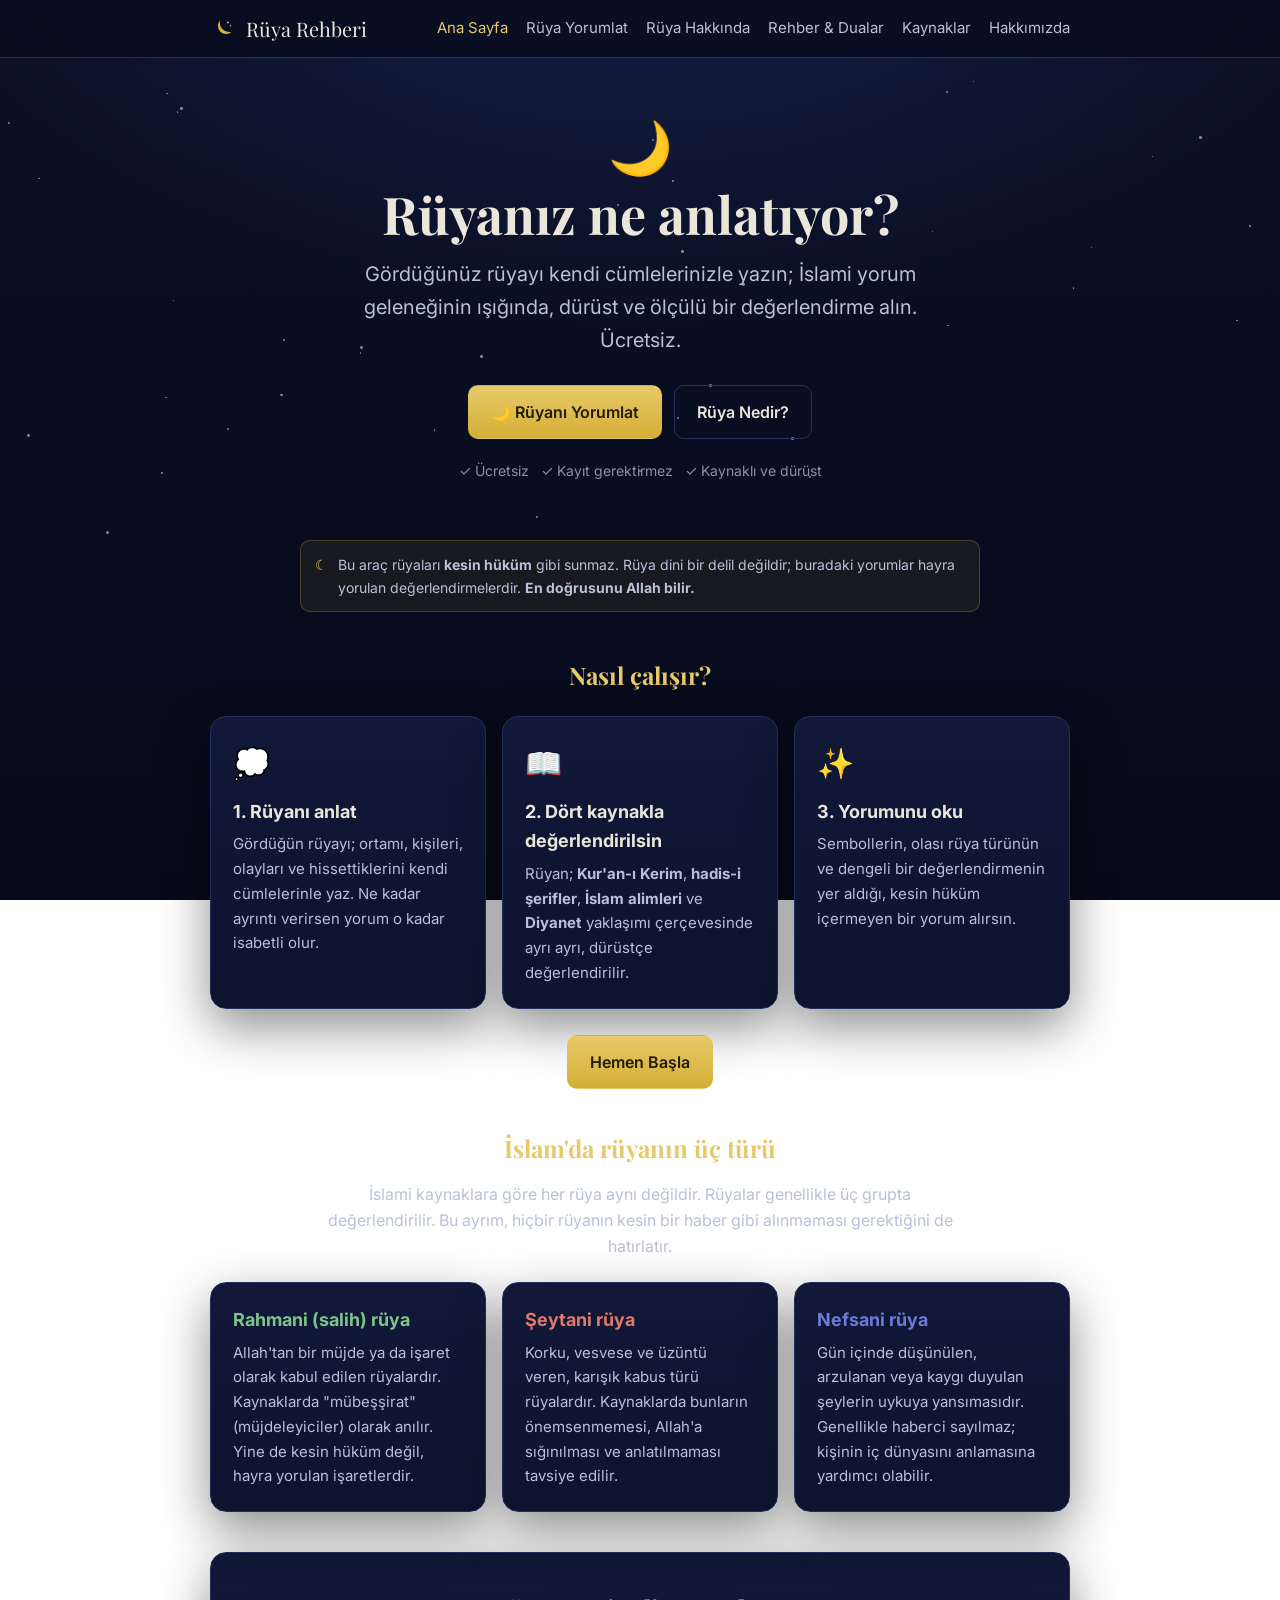
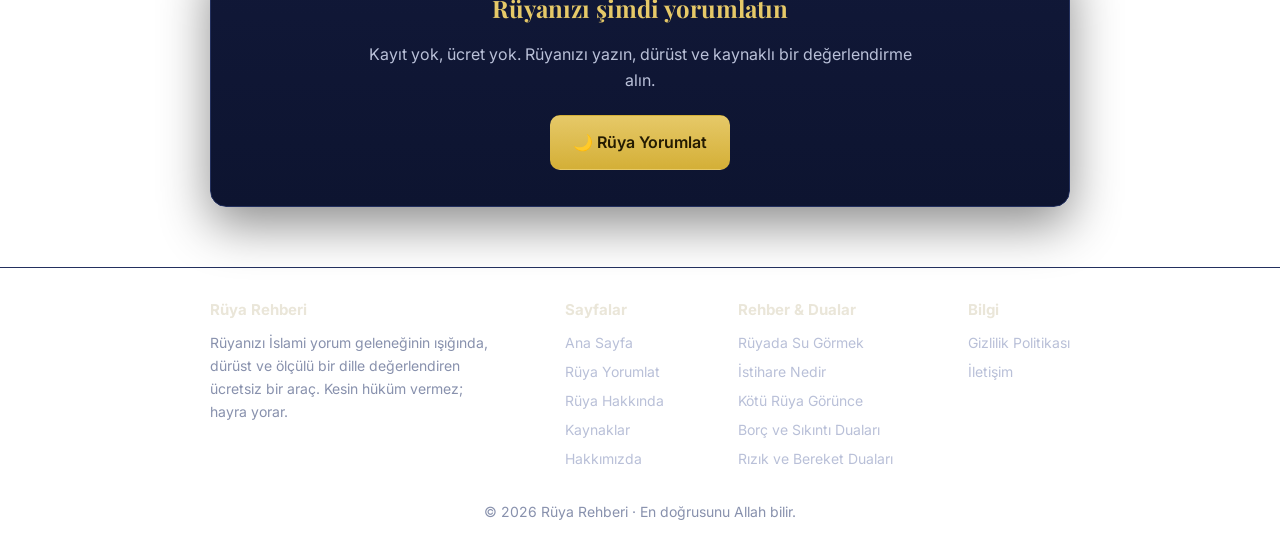
<file: public/index.html>
<!DOCTYPE html>
<html lang="tr">
<head>
<meta charset="UTF-8" />
<meta name="viewport" content="width=device-width, initial-scale=1" />
<title>Rüya Rehberi — İslami Rüya Yorumu | Ücretsiz ve Dürüst</title>
<meta name="description" content="Rüyanızı yazın; Kur'an, hadis, İslam alimleri ve Diyanet çerçevesinde ayrı ayrı, dürüst ve kaynaklı bir değerlendirme alın. Ücretsiz. Kesin hüküm vermez, hayra yorar." />
<meta name="theme-color" content="#070a1a" />
<link rel="canonical" href="https://islamiruyarehberi.com/" />
<meta property="og:type" content="website" />
<meta property="og:locale" content="tr_TR" />
<meta property="og:site_name" content="Rüya Rehberi" />
<meta property="og:title" content="Rüya Rehberi — İslami Rüya Yorumu" />
<meta property="og:description" content="Rüyanızı Kur'an, hadis, İslam alimleri ve Diyanet çerçevesinde ayrı ayrı değerlendiren ücretsiz araç." />
<meta property="og:url" content="https://islamiruyarehberi.com/" />
<meta property="og:image" content="https://islamiruyarehberi.com/og-image.png" />
<meta name="twitter:card" content="summary_large_image" />
<meta name="twitter:title" content="Rüya Rehberi — İslami Rüya Yorumu" />
<meta name="twitter:description" content="Kur'an, hadis, alimler ve Diyanet çerçevesinde dürüst rüya yorumu. Ücretsiz." />
<meta name="twitter:image" content="https://islamiruyarehberi.com/og-image.png" />
<link rel="icon" href="/favicon.svg" type="image/svg+xml" />
<link rel="icon" href="/favicon.ico" sizes="any" />
<link rel="apple-touch-icon" href="/apple-touch-icon.png" />
<link rel="manifest" href="/site.webmanifest" />
<link rel="preconnect" href="https://fonts.googleapis.com" />
<link rel="preconnect" href="https://fonts.gstatic.com" crossorigin />
<link href="https://fonts.googleapis.com/css2?family=Playfair+Display:wght@500;600;700&family=Inter:wght@400;500;600&display=swap" rel="stylesheet" />
<link rel="stylesheet" href="style.css" />
<script type="application/ld+json">
{
  "@context": "https://schema.org",
  "@graph": [
    {
      "@type": "WebSite",
      "@id": "https://islamiruyarehberi.com/#website",
      "url": "https://islamiruyarehberi.com/",
      "name": "Rüya Rehberi",
      "description": "İslami rüya yorumu — Kur'an, hadis, İslam alimleri ve Diyanet çerçevesinde ücretsiz ve dürüst değerlendirme.",
      "inLanguage": "tr-TR"
    },
    {
      "@type": "Organization",
      "@id": "https://islamiruyarehberi.com/#organization",
      "name": "Rüya Rehberi",
      "url": "https://islamiruyarehberi.com/",
      "logo": "https://islamiruyarehberi.com/icon-512.png"
    }
  ]
}
</script>
</head>
<body>

<section style="position:relative;overflow:hidden;padding:64px 0 44px;text-align:center;">
  <div class="stars" id="stars" aria-hidden="true"></div>
  <div class="container" style="position:relative;z-index:1;">
    <div style="font-size:52px;line-height:1;margin-bottom:10px" aria-hidden="true">🌙</div>
    <h1 style="font-family:var(--font-serif);font-size:clamp(30px,6vw,52px);margin:0 0 14px;color:var(--ink);line-height:1.15;">
      Rüyanız ne anlatıyor?
    </h1>
    <p style="color:var(--ink-soft);font-size:clamp(16px,2.5vw,20px);max-width:620px;margin:0 auto 28px;">
      Gördüğünüz rüyayı kendi cümlelerinizle yazın; İslami yorum geleneğinin
      ışığında, dürüst ve ölçülü bir değerlendirme alın. Ücretsiz.
    </p>
    <div style="display:flex;gap:12px;justify-content:center;flex-wrap:wrap;">
      <a href="yorumla.html" class="btn btn-gold">🌙 Rüyanı Yorumlat</a>
      <a href="ruya-hakkinda.html" class="btn btn-ghost">Rüya Nedir?</a>
    </div>
    <p style="color:var(--ink-dim);font-size:14px;margin-top:20px;">
      ✓ Ücretsiz &nbsp; ✓ Kayıt gerektirmez &nbsp; ✓ Kaynaklı ve dürüst
    </p>
  </div>
</section>

<main class="container">

  <div class="disclaimer" style="justify-content:center;max-width:680px;margin:0 auto 44px;">
    <span class="i">☾</span>
    <span>
      Bu araç rüyaları <strong>kesin hüküm</strong> gibi sunmaz. Rüya dini bir delil
      değildir; buradaki yorumlar hayra yorulan değerlendirmelerdir.
      <strong>En doğrusunu Allah bilir.</strong>
    </span>
  </div>

  <!-- Nasıl çalışır -->
  <section class="section">
    <h2 style="text-align:center;">Nasıl çalışır?</h2>
    <div style="display:grid;grid-template-columns:repeat(auto-fit,minmax(220px,1fr));gap:16px;margin-top:20px;">
      <div class="card">
        <div style="font-size:30px;margin-bottom:8px;">💭</div>
        <h3 style="margin:0 0 6px;">1. Rüyanı anlat</h3>
        <p style="color:var(--ink-soft);margin:0;font-size:15px;">
          Gördüğün rüyayı; ortamı, kişileri, olayları ve hissettiklerini
          kendi cümlelerinle yaz. Ne kadar ayrıntı verirsen yorum o kadar isabetli olur.
        </p>
      </div>
      <div class="card">
        <div style="font-size:30px;margin-bottom:8px;">📖</div>
        <h3 style="margin:0 0 6px;">2. Dört kaynakla değerlendirilsin</h3>
        <p style="color:var(--ink-soft);margin:0;font-size:15px;">
          Rüyan; <strong>Kur'an-ı Kerim</strong>, <strong>hadis-i şerifler</strong>,
          <strong>İslam alimleri</strong> ve <strong>Diyanet</strong> yaklaşımı
          çerçevesinde ayrı ayrı, dürüstçe değerlendirilir.
        </p>
      </div>
      <div class="card">
        <div style="font-size:30px;margin-bottom:8px;">✨</div>
        <h3 style="margin:0 0 6px;">3. Yorumunu oku</h3>
        <p style="color:var(--ink-soft);margin:0;font-size:15px;">
          Sembollerin, olası rüya türünün ve dengeli bir değerlendirmenin
          yer aldığı, kesin hüküm içermeyen bir yorum alırsın.
        </p>
      </div>
    </div>
    <div style="text-align:center;margin-top:26px;">
      <a href="yorumla.html" class="btn btn-gold">Hemen Başla</a>
    </div>
  </section>

  <!-- Üç rüya türü -->
  <section class="section">
    <h2 style="text-align:center;">İslam'da rüyanın üç türü</h2>
    <p style="text-align:center;color:var(--ink-soft);max-width:640px;margin:0 auto 22px;">
      İslami kaynaklara göre her rüya aynı değildir. Rüyalar genellikle üç
      grupta değerlendirilir. Bu ayrım, hiçbir rüyanın kesin bir haber gibi
      alınmaması gerektiğini de hatırlatır.
    </p>
    <div style="display:grid;grid-template-columns:repeat(auto-fit,minmax(240px,1fr));gap:16px;">
      <div class="card">
        <h3 style="color:var(--ok);margin:0 0 6px;">Rahmani (salih) rüya</h3>
        <p style="color:var(--ink-soft);margin:0;font-size:15px;">
          Allah'tan bir müjde ya da işaret olarak kabul edilen rüyalardır.
          Kaynaklarda "mübeşşirat" (müjdeleyiciler) olarak anılır. Yine de
          kesin hüküm değil, hayra yorulan işaretlerdir.
        </p>
      </div>
      <div class="card">
        <h3 style="color:var(--danger);margin:0 0 6px;">Şeytani rüya</h3>
        <p style="color:var(--ink-soft);margin:0;font-size:15px;">
          Korku, vesvese ve üzüntü veren, karışık kabus türü rüyalardır.
          Kaynaklarda bunların önemsenmemesi, Allah'a sığınılması ve
          anlatılmaması tavsiye edilir.
        </p>
      </div>
      <div class="card">
        <h3 style="color:var(--accent);margin:0 0 6px;">Nefsani rüya</h3>
        <p style="color:var(--ink-soft);margin:0;font-size:15px;">
          Gün içinde düşünülen, arzulanan veya kaygı duyulan şeylerin uykuya
          yansımasıdır. Genellikle haberci sayılmaz; kişinin iç dünyasını
          anlamasına yardımcı olabilir.
        </p>
      </div>
    </div>
  </section>

  <!-- CTA -->
  <section class="section" style="text-align:center;">
    <div class="card" style="padding:36px 24px;">
      <h2 style="margin-top:0;">Rüyanızı şimdi yorumlatın</h2>
      <p style="color:var(--ink-soft);max-width:560px;margin:0 auto 22px;">
        Kayıt yok, ücret yok. Rüyanızı yazın, dürüst ve kaynaklı bir
        değerlendirme alın.
      </p>
      <a href="yorumla.html" class="btn btn-gold">🌙 Rüya Yorumlat</a>
    </div>
  </section>

</main>

<script src="site.js"></script>
<script>
  // Hero yıldızları
  (function () {
    if (window.matchMedia && window.matchMedia("(prefers-reduced-motion: reduce)").matches) return;
    const box = document.getElementById("stars");
    if (!box) return;
    const n = 40;
    let html = "";
    for (let i = 0; i < n; i++) {
      const size = (Math.random() * 2 + 1).toFixed(1);
      const top = (Math.random() * 100).toFixed(1);
      const left = (Math.random() * 100).toFixed(1);
      const delay = (Math.random() * 4).toFixed(1);
      html += `<span class="star" style="width:${size}px;height:${size}px;top:${top}%;left:${left}%;animation-delay:${delay}s"></span>`;
    }
    box.innerHTML = html;
  })();
</script>
</body>
</html>
</file>
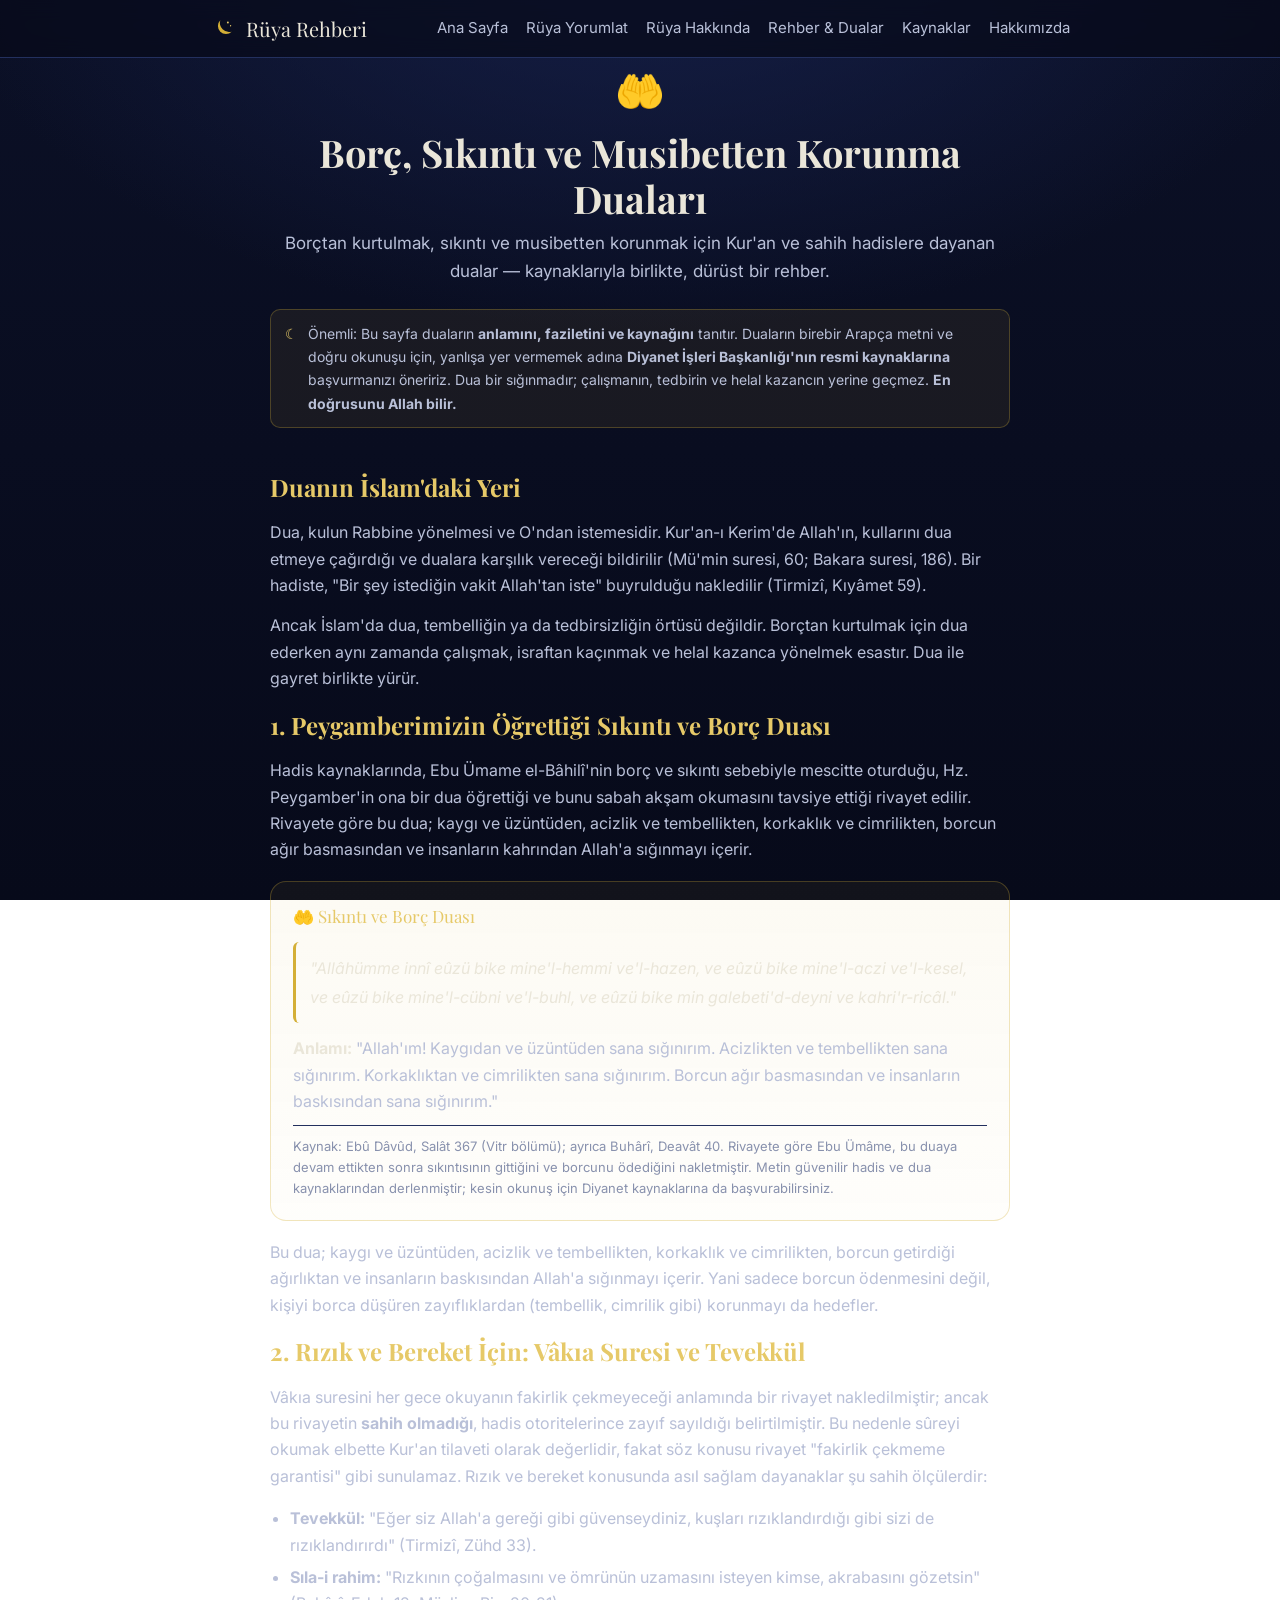
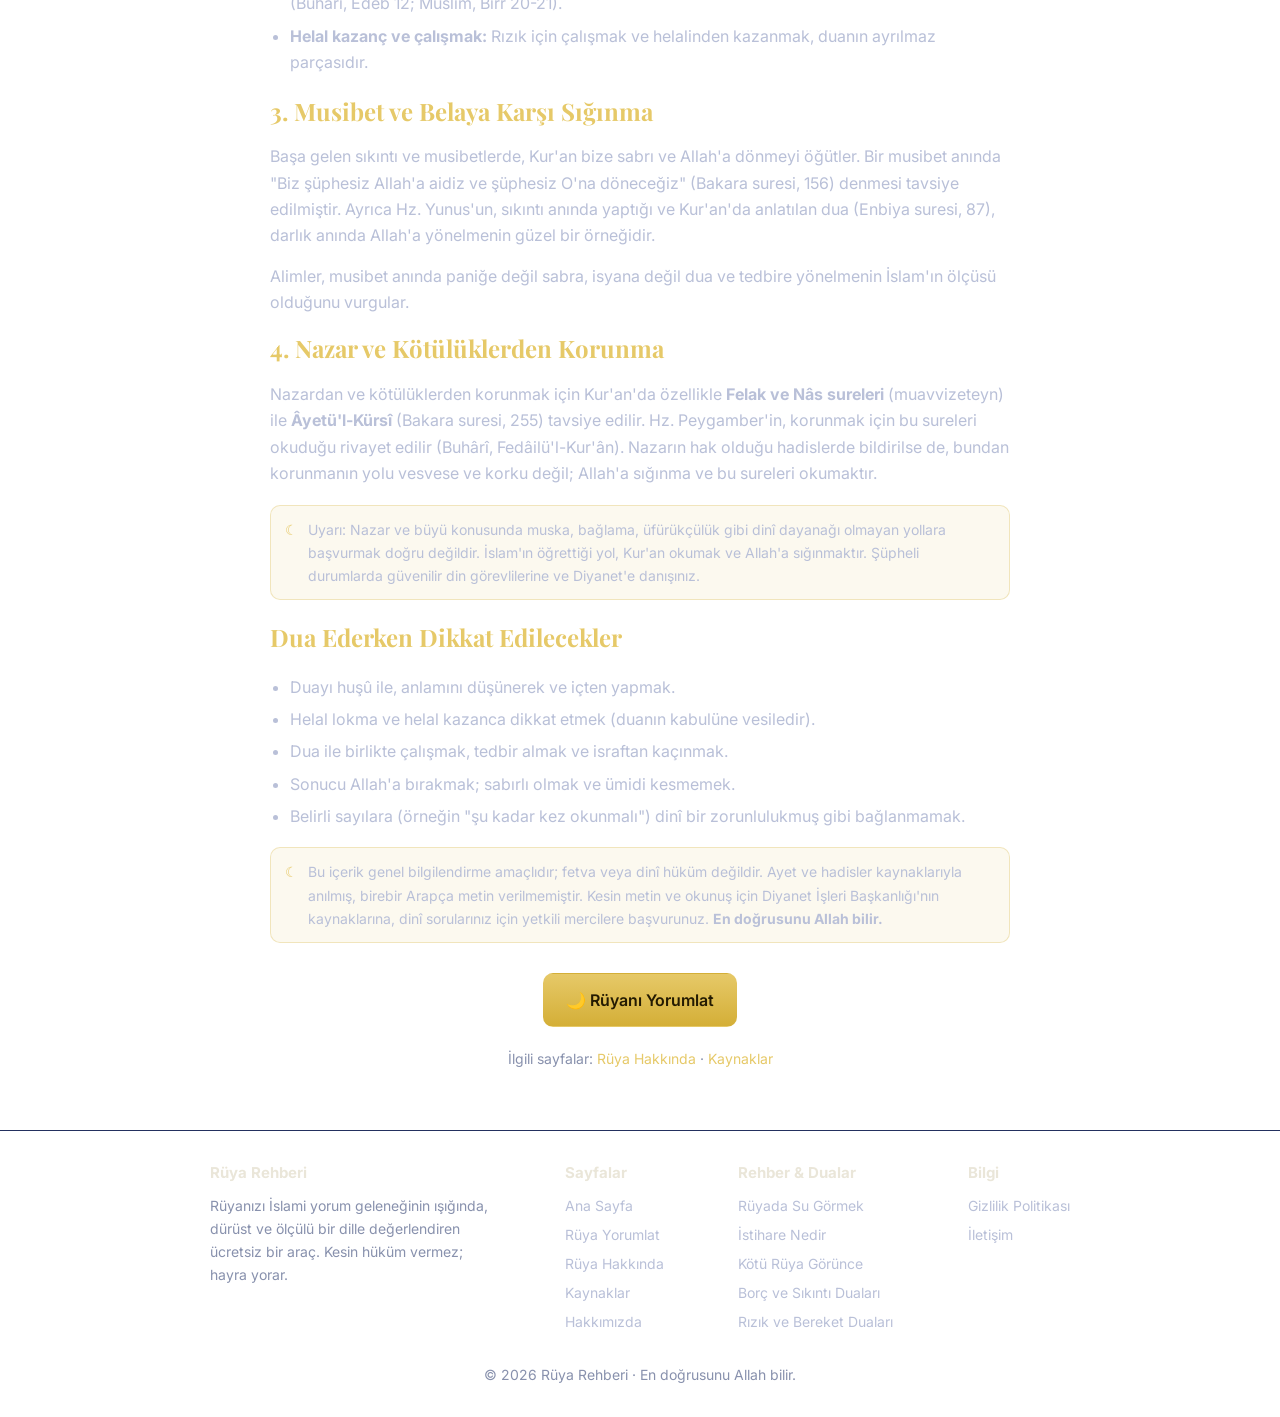
<file: public/borctan-sikintidan-kurtulma-dualari.html>
<!DOCTYPE html>
<html lang="tr">
<head>
<meta charset="UTF-8" />
<meta name="viewport" content="width=device-width, initial-scale=1" />
<title>Borç, Sıkıntı ve Musibetten Korunma Duaları — Kaynaklı Rehber | Rüya Rehberi</title>
<meta name="description" content="Borçtan kurtulmak, sıkıntı ve musibetten korunmak için Kur'an ve sahih hadislere dayanan dualar. Kaynaklarıyla birlikte, dürüst ve güvenilir bir rehber." />
<meta name="theme-color" content="#070a1a" />
<link rel="canonical" href="https://islamiruyarehberi.com/borctan-sikintidan-kurtulma-dualari.html" />
<meta property="og:type" content="article" />
<meta property="og:locale" content="tr_TR" />
<meta property="og:site_name" content="Rüya Rehberi" />
<meta property="og:title" content="Borç, Sıkıntı ve Musibetten Korunma Duaları" />
<meta property="og:description" content="Borçtan kurtulmak, sıkıntı ve musibetten korunmak için Kur'an ve sahih hadislere dayanan dualar, kaynaklarıyla." />
<meta property="og:url" content="https://islamiruyarehberi.com/borctan-sikintidan-kurtulma-dualari.html" />
<meta property="og:image" content="https://islamiruyarehberi.com/og-image.png" />
<meta name="twitter:card" content="summary_large_image" />
<meta name="twitter:title" content="Borç, Sıkıntı ve Musibetten Korunma Duaları" />
<meta name="twitter:description" content="Kur'an ve sahih hadislere dayanan, kaynaklı dua rehberi." />
<meta name="twitter:image" content="https://islamiruyarehberi.com/og-image.png" />
<link rel="icon" href="/favicon.svg" type="image/svg+xml" />
<link rel="icon" href="/favicon.ico" sizes="any" />
<link rel="apple-touch-icon" href="/apple-touch-icon.png" />
<link rel="manifest" href="/site.webmanifest" />
<link rel="preconnect" href="https://fonts.googleapis.com" />
<link rel="preconnect" href="https://fonts.gstatic.com" crossorigin />
<link href="https://fonts.googleapis.com/css2?family=Playfair+Display:wght@500;600;700&family=Inter:wght@400;500;600&display=swap" rel="stylesheet" />
<link rel="stylesheet" href="style.css" />
<script type="application/ld+json">
{
  "@context": "https://schema.org",
  "@type": "FAQPage",
  "mainEntity": [
    {
      "@type": "Question",
      "name": "Borçtan kurtulmak için Peygamberimizin öğrettiği dua var mıdır?",
      "acceptedAnswer": {
        "@type": "Answer",
        "text": "Evet. Hz. Peygamber'in, borç ve sıkıntı içindeki sahabi Ebu Ümame'ye bir dua öğrettiği, bunu sabah akşam okumasını tavsiye ettiği rivayet edilir (Ebu Davud, Vitr 32). Bu dua, kaygı ve üzüntüden Allah'a sığınmayı, borcun ağırlığından kurtulmayı içerir."
      }
    },
    {
      "@type": "Question",
      "name": "Rızık ve bereket için hangi sure okunur?",
      "acceptedAnswer": {
        "@type": "Answer",
        "text": "Vâkıa suresini her gece okuyanın fakirlik çekmeyeceği anlamındaki rivayetin sahih olmadığı, zayıf sayıldığı belirtilmiştir. Asıl olan; helal kazanç, çalışmak, tevekkül ve sıla-i rahimdir. Dua bunların yerine değil, yanında bir sığınmadır."
      }
    },
    {
      "@type": "Question",
      "name": "Dua okuyunca borç kesin biter mi?",
      "acceptedAnswer": {
        "@type": "Answer",
        "text": "Dua bir sığınma ve yönelmedir; sihirli bir garanti değildir. İslam'da dua ile birlikte çalışmak, tedbir almak ve helal yollara başvurmak esastır. Sonucu veren Allah'tır; kula düşen hem dua etmek hem gayret göstermektir."
      }
    }
  ]
}
</script>
</head>
<body>
<a href="#ana-icerik" class="skip-link">İçeriğe atla</a>

<main id="ana-icerik" class="container" style="max-width:780px;">
  <div style="text-align:center;font-size:40px;margin-bottom:6px;" aria-hidden="true">🤲</div>
  <h1 class="page-title" style="text-align:center;">Borç, Sıkıntı ve Musibetten Korunma Duaları</h1>
  <p class="lead" style="text-align:center;">
    Borçtan kurtulmak, sıkıntı ve musibetten korunmak için Kur'an ve sahih
    hadislere dayanan dualar — kaynaklarıyla birlikte, dürüst bir rehber.
  </p>

  <div class="disclaimer" style="margin:18px 0 30px;">
    <span class="i" aria-hidden="true">☾</span>
    <span>
      Önemli: Bu sayfa duaların <strong>anlamını, faziletini ve kaynağını</strong>
      tanıtır. Duaların birebir Arapça metni ve doğru okunuşu için, yanlışa yer
      vermemek adına <strong>Diyanet İşleri Başkanlığı'nın resmi kaynaklarına</strong>
      başvurmanızı öneririz. Dua bir sığınmadır; çalışmanın, tedbirin ve helal
      kazancın yerine geçmez. <strong>En doğrusunu Allah bilir.</strong>
    </span>
  </div>

  <section class="section prose">
    <h2>Duanın İslam'daki Yeri</h2>
    <p>
      Dua, kulun Rabbine yönelmesi ve O'ndan istemesidir. Kur'an-ı Kerim'de
      Allah'ın, kullarını dua etmeye çağırdığı ve dualara karşılık vereceği
      bildirilir (Mü'min suresi, 60; Bakara suresi, 186). Bir hadiste, "Bir şey
      istediğin vakit Allah'tan iste" buyrulduğu nakledilir (Tirmizî, Kıyâmet 59).
    </p>
    <p>
      Ancak İslam'da dua, tembelliğin ya da tedbirsizliğin örtüsü değildir.
      Borçtan kurtulmak için dua ederken aynı zamanda çalışmak, israftan
      kaçınmak ve helal kazanca yönelmek esastır. Dua ile gayret birlikte
      yürür.
    </p>

    <h2>1. Peygamberimizin Öğrettiği Sıkıntı ve Borç Duası</h2>
    <p>
      Hadis kaynaklarında, Ebu Ümame el-Bâhilî'nin borç ve sıkıntı sebebiyle
      mescitte oturduğu, Hz. Peygamber'in ona bir dua öğrettiği ve bunu sabah
      akşam okumasını tavsiye ettiği rivayet edilir. Rivayete göre bu dua;
      kaygı ve üzüntüden, acizlik ve tembellikten, korkaklık ve cimrilikten,
      borcun ağır basmasından ve insanların kahrından Allah'a sığınmayı içerir.
    </p>
    <div class="dua-kutu">
      <p class="dua-baslik">🤲 Sıkıntı ve Borç Duası</p>
      <p class="dua-okunus">
        "Allâhümme innî eûzü bike mine'l-hemmi ve'l-hazen, ve eûzü bike
        mine'l-aczi ve'l-kesel, ve eûzü bike mine'l-cübni ve'l-buhl, ve eûzü bike
        min galebeti'd-deyni ve kahri'r-ricâl."
      </p>
      <p class="dua-anlam">
        <strong>Anlamı:</strong> "Allah'ım! Kaygıdan ve üzüntüden sana sığınırım.
        Acizlikten ve tembellikten sana sığınırım. Korkaklıktan ve cimrilikten sana
        sığınırım. Borcun ağır basmasından ve insanların baskısından sana sığınırım."
      </p>
      <p class="dua-kaynak">
        Kaynak: Ebû Dâvûd, Salât 367 (Vitr bölümü); ayrıca Buhârî, Deavât 40.
        Rivayete göre Ebu Ümâme, bu duaya devam ettikten sonra sıkıntısının
        gittiğini ve borcunu ödediğini nakletmiştir. Metin güvenilir hadis ve dua
        kaynaklarından derlenmiştir; kesin okunuş için Diyanet kaynaklarına da
        başvurabilirsiniz.
      </p>
    </div>
    <p>
      Bu dua; kaygı ve üzüntüden, acizlik ve tembellikten, korkaklık ve
      cimrilikten, borcun getirdiği ağırlıktan ve insanların baskısından Allah'a
      sığınmayı içerir. Yani sadece borcun ödenmesini değil, kişiyi borca düşüren
      zayıflıklardan (tembellik, cimrilik gibi) korunmayı da hedefler.
    </p>

    <h2>2. Rızık ve Bereket İçin: Vâkıa Suresi ve Tevekkül</h2>
    <p>
      Vâkıa suresini her gece okuyanın fakirlik çekmeyeceği anlamında bir rivayet
      nakledilmiştir; ancak bu rivayetin <strong>sahih olmadığı</strong>, hadis
      otoritelerince zayıf sayıldığı belirtilmiştir. Bu nedenle sûreyi okumak elbette
      Kur'an tilaveti olarak değerlidir, fakat söz konusu rivayet "fakirlik çekmeme
      garantisi" gibi sunulamaz. Rızık ve bereket konusunda asıl sağlam dayanaklar
      şu sahih ölçülerdir:
    </p>
    <ul>
      <li>
        <strong>Tevekkül:</strong> "Eğer siz Allah'a gereği gibi güvenseydiniz,
        kuşları rızıklandırdığı gibi sizi de rızıklandırırdı" (Tirmizî, Zühd 33).
      </li>
      <li>
        <strong>Sıla-i rahim:</strong> "Rızkının çoğalmasını ve ömrünün uzamasını
        isteyen kimse, akrabasını gözetsin" (Buhârî, Edeb 12; Müslim, Birr 20-21).
      </li>
      <li>
        <strong>Helal kazanç ve çalışmak:</strong> Rızık için çalışmak ve helalinden
        kazanmak, duanın ayrılmaz parçasıdır.
      </li>
    </ul>

    <h2>3. Musibet ve Belaya Karşı Sığınma</h2>
    <p>
      Başa gelen sıkıntı ve musibetlerde, Kur'an bize sabrı ve Allah'a dönmeyi
      öğütler. Bir musibet anında "Biz şüphesiz Allah'a aidiz ve şüphesiz O'na
      döneceğiz" (Bakara suresi, 156) denmesi tavsiye edilmiştir. Ayrıca Hz.
      Yunus'un, sıkıntı anında yaptığı ve Kur'an'da anlatılan dua (Enbiya suresi,
      87), darlık anında Allah'a yönelmenin güzel bir örneğidir.
    </p>
    <p>
      Alimler, musibet anında paniğe değil sabra, isyana değil dua ve tedbire
      yönelmenin İslam'ın ölçüsü olduğunu vurgular.
    </p>

    <h2>4. Nazar ve Kötülüklerden Korunma</h2>
    <p>
      Nazardan ve kötülüklerden korunmak için Kur'an'da özellikle
      <strong>Felak ve Nâs sureleri</strong> (muavvizeteyn) ile
      <strong>Âyetü'l-Kürsî</strong> (Bakara suresi, 255) tavsiye edilir. Hz.
      Peygamber'in, korunmak için bu sureleri okuduğu rivayet edilir (Buhârî,
      Fedâilü'l-Kur'ân). Nazarın hak olduğu hadislerde bildirilse de, bundan
      korunmanın yolu vesvese ve korku değil; Allah'a sığınma ve bu sureleri
      okumaktır.
    </p>
    <div class="disclaimer">
      <span class="i" aria-hidden="true">☾</span>
      <span>
        Uyarı: Nazar ve büyü konusunda muska, bağlama, üfürükçülük gibi dinî
        dayanağı olmayan yollara başvurmak doğru değildir. İslam'ın öğrettiği yol,
        Kur'an okumak ve Allah'a sığınmaktır. Şüpheli durumlarda güvenilir din
        görevlilerine ve Diyanet'e danışınız.
      </span>
    </div>

    <h2>Dua Ederken Dikkat Edilecekler</h2>
    <ul>
      <li>Duayı huşû ile, anlamını düşünerek ve içten yapmak.</li>
      <li>Helal lokma ve helal kazanca dikkat etmek (duanın kabulüne vesiledir).</li>
      <li>Dua ile birlikte çalışmak, tedbir almak ve israftan kaçınmak.</li>
      <li>Sonucu Allah'a bırakmak; sabırlı olmak ve ümidi kesmemek.</li>
      <li>Belirli sayılara (örneğin "şu kadar kez okunmalı") dinî bir zorunlulukmuş gibi bağlanmamak.</li>
    </ul>

    <div class="disclaimer">
      <span class="i" aria-hidden="true">☾</span>
      <span>
        Bu içerik genel bilgilendirme amaçlıdır; fetva veya dinî hüküm değildir.
        Ayet ve hadisler kaynaklarıyla anılmış, birebir Arapça metin verilmemiştir.
        Kesin metin ve okunuş için Diyanet İşleri Başkanlığı'nın kaynaklarına,
        dinî sorularınız için yetkili mercilere başvurunuz.
        <strong>En doğrusunu Allah bilir.</strong>
      </span>
    </div>

    <div style="text-align:center;margin-top:30px;">
      <a href="yorumla.html" class="btn btn-gold">🌙 Rüyanı Yorumlat</a>
    </div>

    <p style="text-align:center;margin-top:20px;color:var(--ink-dim);font-size:14px;">
      İlgili sayfalar:
      <a href="ruya-hakkinda.html">Rüya Hakkında</a> ·
      <a href="kaynaklar.html">Kaynaklar</a>
    </p>
  </section>
</main>

<script src="site.js"></script>
</body>
</html>
</file>
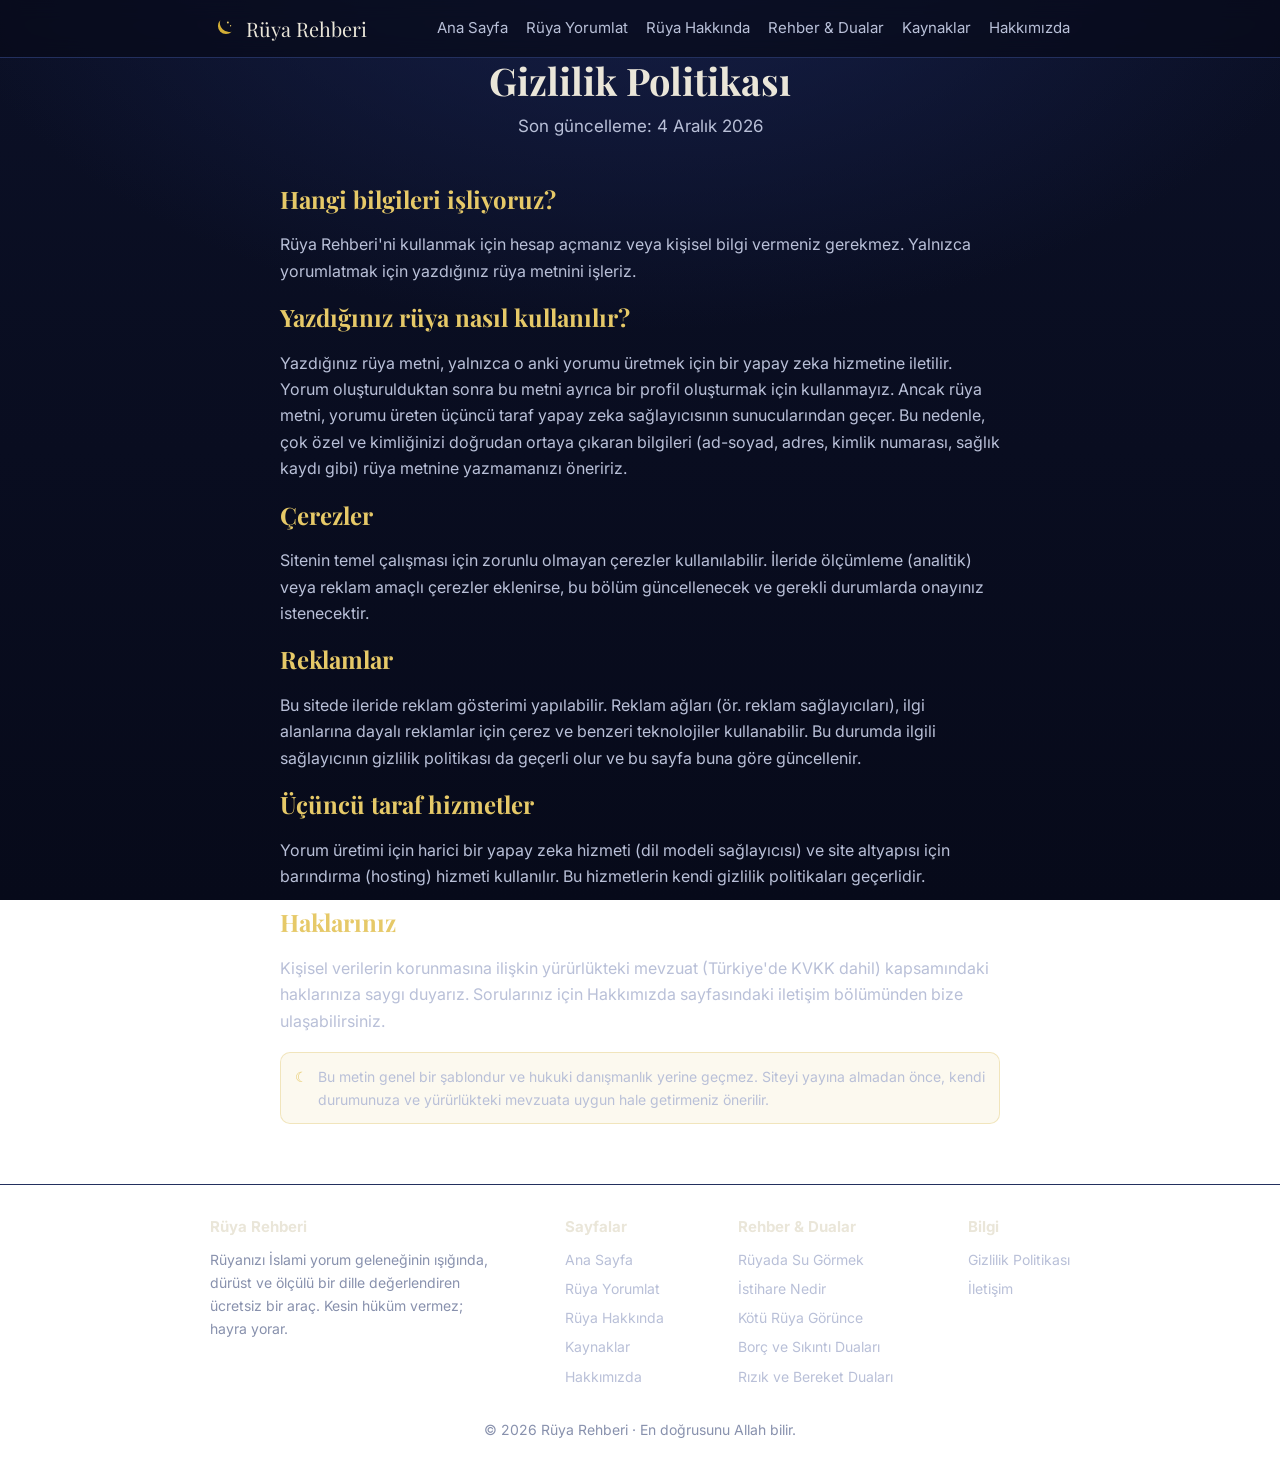
<file: public/gizlilik.html>
<!DOCTYPE html>
<html lang="tr">
<head>
<meta charset="UTF-8" />
<meta name="viewport" content="width=device-width, initial-scale=1" />
<title>Gizlilik Politikası — Rüya Rehberi</title>
<meta name="description" content="Rüya Rehberi gizlilik politikası: yazdığınız rüya nasıl kullanılır, hangi veriler işlenir, çerezler ve reklamlar hakkında bilgi." />
<meta name="theme-color" content="#070a1a" />
<link rel="canonical" href="https://islamiruyarehberi.com/gizlilik.html" />
<meta property="og:type" content="website" />
<meta property="og:locale" content="tr_TR" />
<meta property="og:site_name" content="Rüya Rehberi" />
<meta property="og:title" content="Gizlilik Politikası — Rüya Rehberi" />
<meta property="og:description" content="Rüya Rehberi gizlilik politikası: yazdığınız rüya nasıl kullanılır, hangi veriler işlenir, çerezler ve reklamlar hakkında bilgi." />
<meta property="og:url" content="https://islamiruyarehberi.com/gizlilik.html" />
<meta property="og:image" content="https://islamiruyarehberi.com/og-image.png" />
<meta name="twitter:card" content="summary_large_image" />
<meta name="twitter:title" content="Gizlilik Politikası — Rüya Rehberi" />
<meta name="twitter:description" content="Rüya Rehberi gizlilik politikası: yazdığınız rüya nasıl kullanılır, hangi veriler işlenir, çerezler ve reklamlar hakkında bilgi." />
<meta name="twitter:image" content="https://islamiruyarehberi.com/og-image.png" />
<link rel="icon" href="/favicon.svg" type="image/svg+xml" />
<link rel="icon" href="/favicon.ico" sizes="any" />
<link rel="apple-touch-icon" href="/apple-touch-icon.png" />
<link rel="manifest" href="/site.webmanifest" />
<link rel="preconnect" href="https://fonts.googleapis.com" />
<link rel="preconnect" href="https://fonts.gstatic.com" crossorigin />
<link href="https://fonts.googleapis.com/css2?family=Playfair+Display:wght@500;600;700&family=Inter:wght@400;500;600&display=swap" rel="stylesheet" />
<link rel="stylesheet" href="style.css" />
</head>
<body>

<main class="container" style="max-width:760px;">
  <h1 class="page-title" style="text-align:center;">Gizlilik Politikası</h1>
  <p class="lead" style="text-align:center;">Son güncelleme: <span id="tarih"></span></p>

  <section class="section prose">
    <h2>Hangi bilgileri işliyoruz?</h2>
    <p>
      Rüya Rehberi'ni kullanmak için hesap açmanız veya kişisel bilgi vermeniz
      gerekmez. Yalnızca yorumlatmak için yazdığınız rüya metnini işleriz.
    </p>

    <h2>Yazdığınız rüya nasıl kullanılır?</h2>
    <p>
      Yazdığınız rüya metni, yalnızca o anki yorumu üretmek için bir yapay zeka
      hizmetine iletilir. Yorum oluşturulduktan sonra bu metni ayrıca bir profil
      oluşturmak için kullanmayız. Ancak rüya metni, yorumu üreten üçüncü taraf
      yapay zeka sağlayıcısının sunucularından geçer. Bu nedenle, çok özel ve
      kimliğinizi doğrudan ortaya çıkaran bilgileri (ad-soyad, adres, kimlik
      numarası, sağlık kaydı gibi) rüya metnine yazmamanızı öneririz.
    </p>

    <h2>Çerezler</h2>
    <p>
      Sitenin temel çalışması için zorunlu olmayan çerezler kullanılabilir.
      İleride ölçümleme (analitik) veya reklam amaçlı çerezler eklenirse, bu
      bölüm güncellenecek ve gerekli durumlarda onayınız istenecektir.
    </p>

    <h2>Reklamlar</h2>
    <p>
      Bu sitede ileride reklam gösterimi yapılabilir. Reklam ağları (ör. reklam
      sağlayıcıları), ilgi alanlarına dayalı reklamlar için çerez ve benzeri
      teknolojiler kullanabilir. Bu durumda ilgili sağlayıcının gizlilik
      politikası da geçerli olur ve bu sayfa buna göre güncellenir.
    </p>

    <h2>Üçüncü taraf hizmetler</h2>
    <p>
      Yorum üretimi için harici bir yapay zeka hizmeti (dil modeli sağlayıcısı)
      ve site altyapısı için barındırma (hosting) hizmeti kullanılır. Bu
      hizmetlerin kendi gizlilik politikaları geçerlidir.
    </p>

    <h2>Haklarınız</h2>
    <p>
      Kişisel verilerin korunmasına ilişkin yürürlükteki mevzuat (Türkiye'de KVKK
      dahil) kapsamındaki haklarınıza saygı duyarız. Sorularınız için Hakkımızda
      sayfasındaki iletişim bölümünden bize ulaşabilirsiniz.
    </p>

    <div class="disclaimer">
      <span class="i">☾</span>
      <span>
        Bu metin genel bir şablondur ve hukuki danışmanlık yerine geçmez. Siteyi
        yayına almadan önce, kendi durumunuza ve yürürlükteki mevzuata uygun hale
        getirmeniz önerilir.
      </span>
    </div>
  </section>
</main>

<script src="site.js"></script>
<script>document.getElementById("tarih").textContent = new Date().toLocaleDateString("tr-TR", {year:"numeric",month:"long",day:"numeric"});</script>
</body>
</html>
</file>
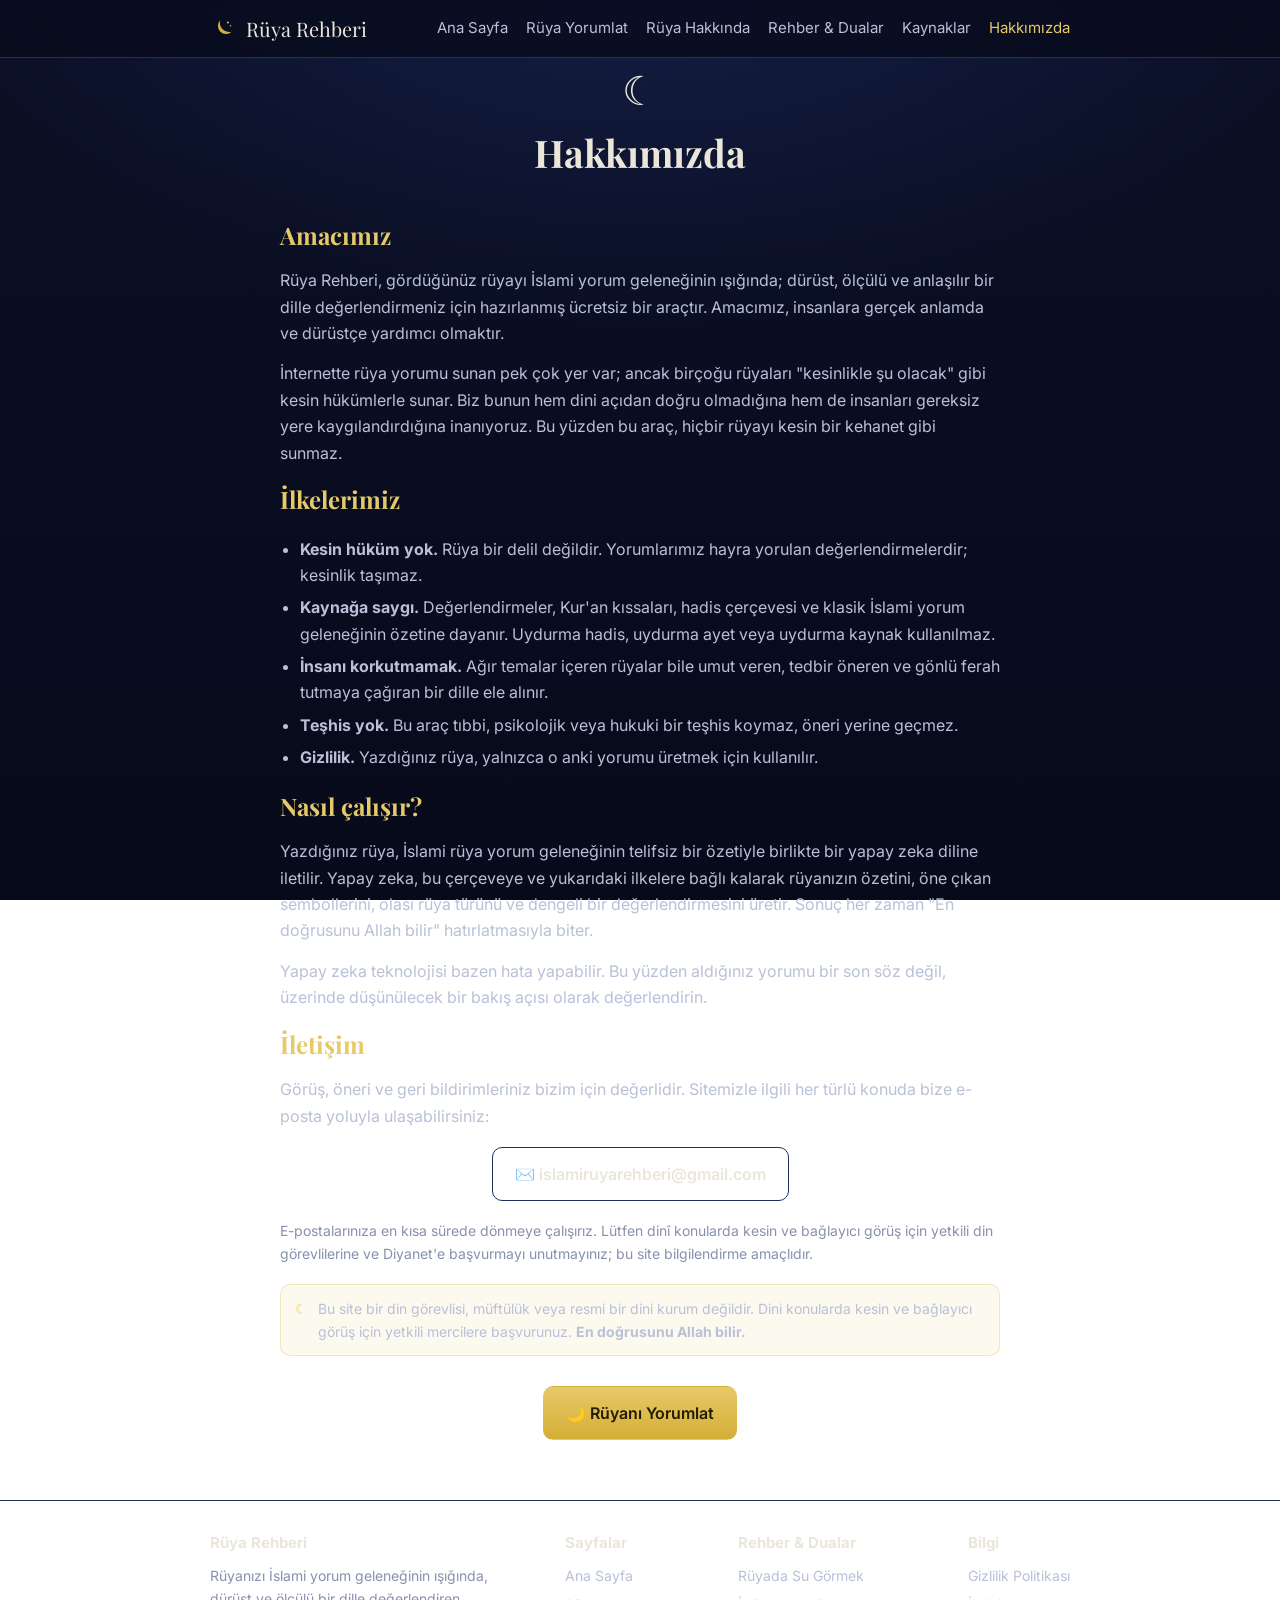
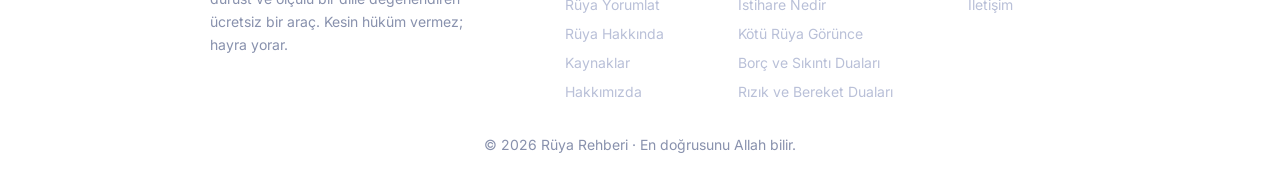
<file: public/hakkimizda.html>
<!DOCTYPE html>
<html lang="tr">
<head>
<meta charset="UTF-8" />
<meta name="viewport" content="width=device-width, initial-scale=1" />
<title>Hakkımızda — Rüya Rehberi</title>
<meta name="description" content="Rüya Rehberi'nin amacı: insanlara İslami yorum geleneğinin ışığında dürüst, ölçülü ve ücretsiz bir rüya değerlendirmesi sunmak." />
<meta name="theme-color" content="#070a1a" />
<link rel="canonical" href="https://islamiruyarehberi.com/hakkimizda.html" />
<meta property="og:type" content="website" />
<meta property="og:locale" content="tr_TR" />
<meta property="og:site_name" content="Rüya Rehberi" />
<meta property="og:title" content="Hakkımızda — Rüya Rehberi" />
<meta property="og:description" content="Rüya Rehberi'nin amacı: insanlara İslami yorum geleneğinin ışığında dürüst, ölçülü ve ücretsiz bir rüya değerlendirmesi sunmak." />
<meta property="og:url" content="https://islamiruyarehberi.com/hakkimizda.html" />
<meta property="og:image" content="https://islamiruyarehberi.com/og-image.png" />
<meta name="twitter:card" content="summary_large_image" />
<meta name="twitter:title" content="Hakkımızda — Rüya Rehberi" />
<meta name="twitter:description" content="Rüya Rehberi'nin amacı: insanlara İslami yorum geleneğinin ışığında dürüst, ölçülü ve ücretsiz bir rüya değerlendirmesi sunmak." />
<meta name="twitter:image" content="https://islamiruyarehberi.com/og-image.png" />
<link rel="icon" href="/favicon.svg" type="image/svg+xml" />
<link rel="icon" href="/favicon.ico" sizes="any" />
<link rel="apple-touch-icon" href="/apple-touch-icon.png" />
<link rel="manifest" href="/site.webmanifest" />
<link rel="preconnect" href="https://fonts.googleapis.com" />
<link rel="preconnect" href="https://fonts.gstatic.com" crossorigin />
<link href="https://fonts.googleapis.com/css2?family=Playfair+Display:wght@500;600;700&family=Inter:wght@400;500;600&display=swap" rel="stylesheet" />
<link rel="stylesheet" href="style.css" />
</head>
<body>

<main class="container" style="max-width:760px;">
  <div style="text-align:center;font-size:40px;margin-bottom:6px;">☾</div>
  <h1 class="page-title" style="text-align:center;">Hakkımızda</h1>

  <section class="section prose">
    <h2>Amacımız</h2>
    <p>
      Rüya Rehberi, gördüğünüz rüyayı İslami yorum geleneğinin ışığında; dürüst,
      ölçülü ve anlaşılır bir dille değerlendirmeniz için hazırlanmış ücretsiz bir
      araçtır. Amacımız, insanlara gerçek anlamda ve dürüstçe yardımcı olmaktır.
    </p>
    <p>
      İnternette rüya yorumu sunan pek çok yer var; ancak birçoğu rüyaları
      "kesinlikle şu olacak" gibi kesin hükümlerle sunar. Biz bunun hem dini
      açıdan doğru olmadığına hem de insanları gereksiz yere kaygılandırdığına
      inanıyoruz. Bu yüzden bu araç, hiçbir rüyayı kesin bir kehanet gibi sunmaz.
    </p>

    <h2>İlkelerimiz</h2>
    <ul>
      <li>
        <strong>Kesin hüküm yok.</strong> Rüya bir delil değildir. Yorumlarımız
        hayra yorulan değerlendirmelerdir; kesinlik taşımaz.
      </li>
      <li>
        <strong>Kaynağa saygı.</strong> Değerlendirmeler, Kur'an kıssaları, hadis
        çerçevesi ve klasik İslami yorum geleneğinin özetine dayanır. Uydurma
        hadis, uydurma ayet veya uydurma kaynak kullanılmaz.
      </li>
      <li>
        <strong>İnsanı korkutmamak.</strong> Ağır temalar içeren rüyalar bile
        umut veren, tedbir öneren ve gönlü ferah tutmaya çağıran bir dille ele
        alınır.
      </li>
      <li>
        <strong>Teşhis yok.</strong> Bu araç tıbbi, psikolojik veya hukuki bir
        teşhis koymaz, öneri yerine geçmez.
      </li>
      <li>
        <strong>Gizlilik.</strong> Yazdığınız rüya, yalnızca o anki yorumu üretmek
        için kullanılır.
      </li>
    </ul>

    <h2>Nasıl çalışır?</h2>
    <p>
      Yazdığınız rüya, İslami rüya yorum geleneğinin telifsiz bir özetiyle birlikte
      bir yapay zeka diline iletilir. Yapay zeka, bu çerçeveye ve yukarıdaki
      ilkelere bağlı kalarak rüyanızın özetini, öne çıkan sembollerini, olası rüya
      türünü ve dengeli bir değerlendirmesini üretir. Sonuç her zaman "En doğrusunu
      Allah bilir" hatırlatmasıyla biter.
    </p>
    <p>
      Yapay zeka teknolojisi bazen hata yapabilir. Bu yüzden aldığınız yorumu bir
      son söz değil, üzerinde düşünülecek bir bakış açısı olarak değerlendirin.
    </p>

    <h2 id="iletisim">İletişim</h2>
    <p>
      Görüş, öneri ve geri bildirimleriniz bizim için değerlidir. Sitemizle ilgili
      her türlü konuda bize e-posta yoluyla ulaşabilirsiniz:
    </p>
    <p style="text-align:center;margin:18px 0;">
      <a href="mailto:islamiruyarehberi@gmail.com" class="btn btn-ghost" style="font-size:16px;">
        ✉️ islamiruyarehberi@gmail.com
      </a>
    </p>
    <p style="color:var(--ink-dim);font-size:14px;">
      E-postalarınıza en kısa sürede dönmeye çalışırız. Lütfen dinî konularda kesin
      ve bağlayıcı görüş için yetkili din görevlilerine ve Diyanet'e başvurmayı
      unutmayınız; bu site bilgilendirme amaçlıdır.
    </p>

    <div class="disclaimer">
      <span class="i">☾</span>
      <span>
        Bu site bir din görevlisi, müftülük veya resmi bir dini kurum değildir.
        Dini konularda kesin ve bağlayıcı görüş için yetkili mercilere
        başvurunuz. <strong>En doğrusunu Allah bilir.</strong>
      </span>
    </div>

    <div style="text-align:center;margin-top:30px;">
      <a href="yorumla.html" class="btn btn-gold">🌙 Rüyanı Yorumlat</a>
    </div>
  </section>
</main>

<script src="site.js"></script>
</body>
</html>
</file>
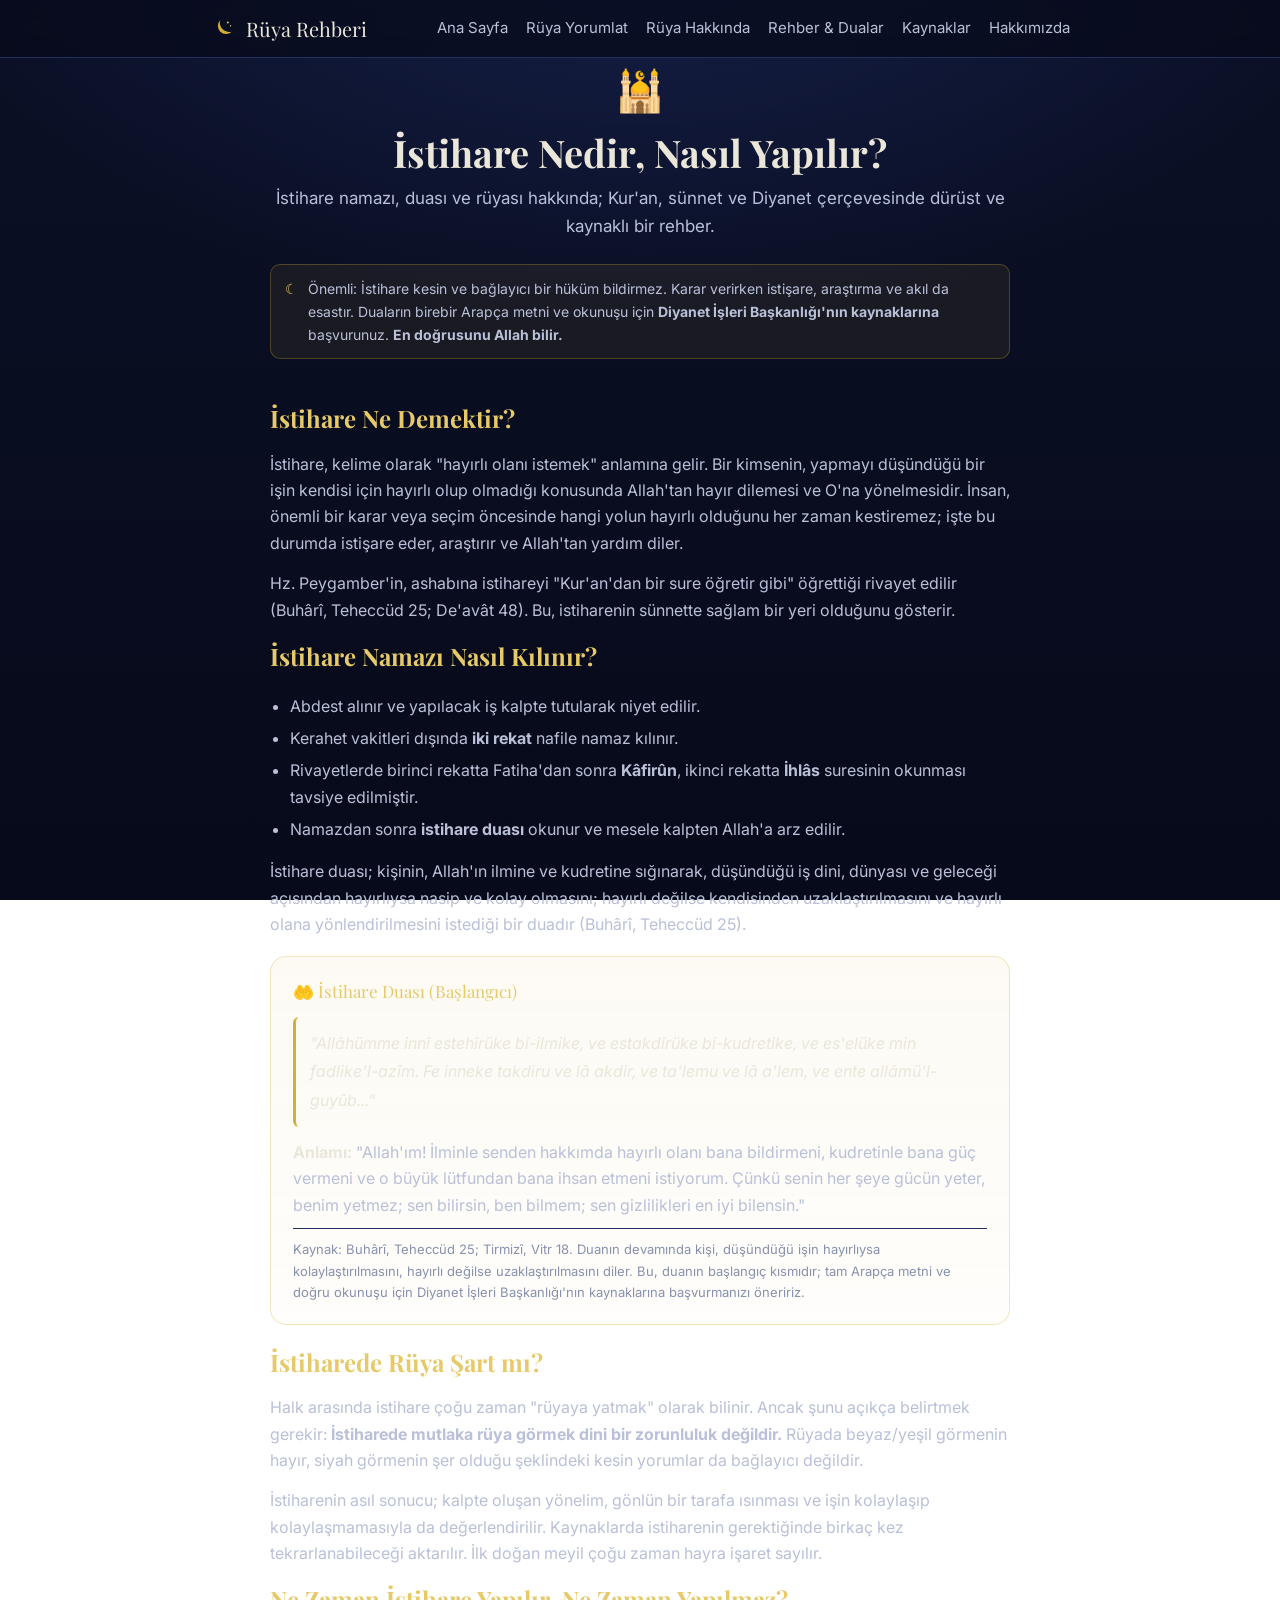
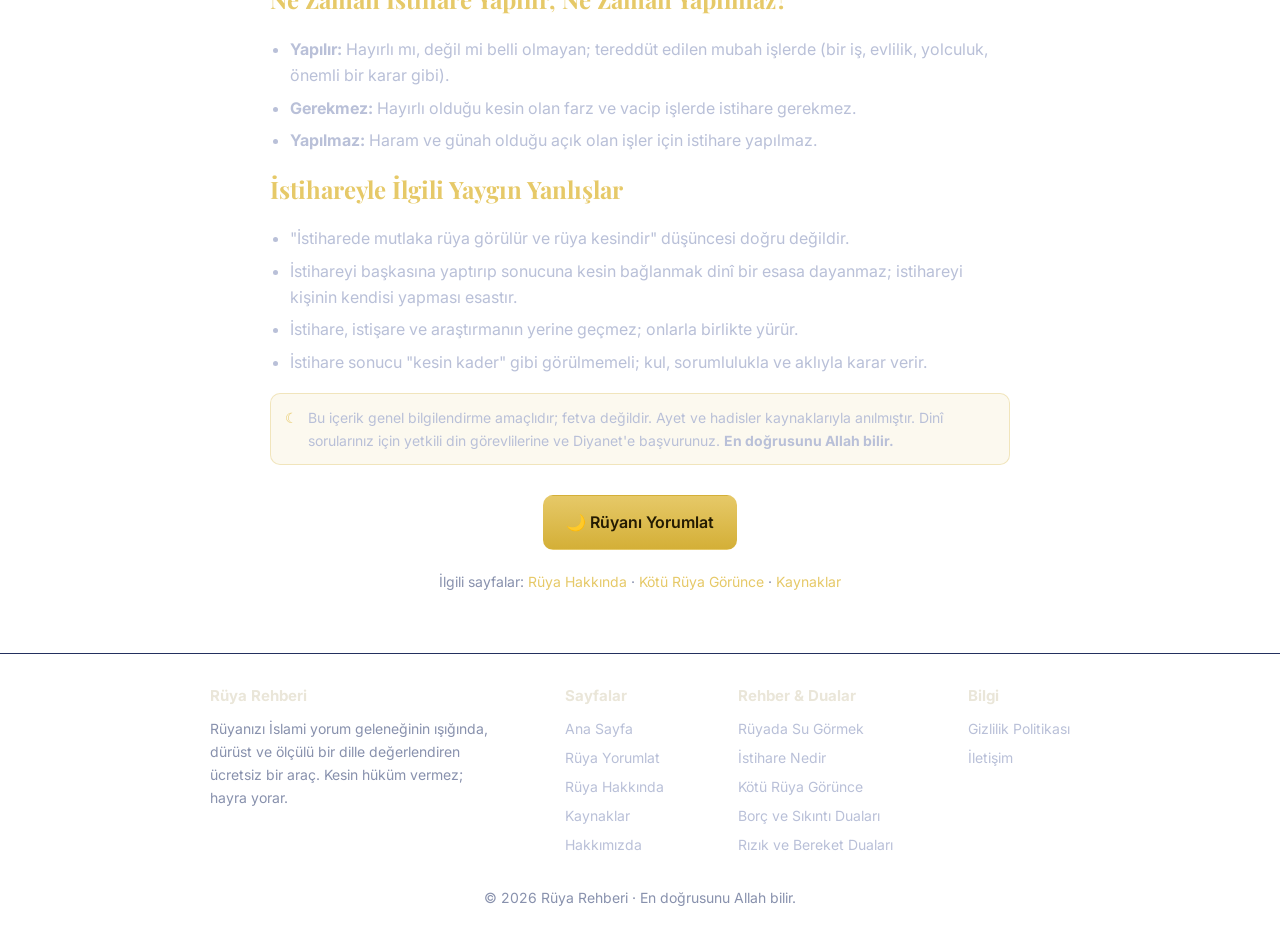
<file: public/istihare-nedir-nasil-yapilir.html>
<!DOCTYPE html>
<html lang="tr">
<head>
<meta charset="UTF-8" />
<meta name="viewport" content="width=device-width, initial-scale=1" />
<title>İstihare Nedir, Nasıl Yapılır? İstihare Namazı ve Rüyası — Rüya Rehberi</title>
<meta name="description" content="İstihare nedir, nasıl yapılır, kaç rekattır? İstihare namazı, duası ve rüyası hakkında Kur'an, sünnet ve Diyanet çerçevesinde dürüst, kaynaklı bir rehber." />
<meta name="theme-color" content="#070a1a" />
<link rel="canonical" href="https://islamiruyarehberi.com/istihare-nedir-nasil-yapilir.html" />
<meta property="og:type" content="article" />
<meta property="og:locale" content="tr_TR" />
<meta property="og:site_name" content="Rüya Rehberi" />
<meta property="og:title" content="İstihare Nedir, Nasıl Yapılır?" />
<meta property="og:description" content="İstihare namazı, duası ve rüyası hakkında sünnet ve Diyanet çerçevesinde dürüst, kaynaklı rehber." />
<meta property="og:url" content="https://islamiruyarehberi.com/istihare-nedir-nasil-yapilir.html" />
<meta property="og:image" content="https://islamiruyarehberi.com/og-image.png" />
<meta name="twitter:card" content="summary_large_image" />
<meta name="twitter:title" content="İstihare Nedir, Nasıl Yapılır?" />
<meta name="twitter:description" content="İstihare namazı ve rüyası hakkında kaynaklı, dürüst rehber." />
<meta name="twitter:image" content="https://islamiruyarehberi.com/og-image.png" />
<link rel="icon" href="/favicon.svg" type="image/svg+xml" />
<link rel="icon" href="/favicon.ico" sizes="any" />
<link rel="apple-touch-icon" href="/apple-touch-icon.png" />
<link rel="manifest" href="/site.webmanifest" />
<link rel="preconnect" href="https://fonts.googleapis.com" />
<link rel="preconnect" href="https://fonts.gstatic.com" crossorigin />
<link href="https://fonts.googleapis.com/css2?family=Playfair+Display:wght@500;600;700&family=Inter:wght@400;500;600&display=swap" rel="stylesheet" />
<link rel="stylesheet" href="style.css" />
<script type="application/ld+json">
{
  "@context": "https://schema.org",
  "@type": "FAQPage",
  "mainEntity": [
    {
      "@type": "Question",
      "name": "İstihare namazı kaç rekattır ve nasıl kılınır?",
      "acceptedAnswer": {
        "@type": "Answer",
        "text": "İstihare namazı iki rekattır. Kerahet vakitleri dışında kılınabilir. Rivayetlerde birinci rekatta Fatiha'dan sonra Kâfirûn, ikinci rekatta İhlâs suresinin okunması tavsiye edilmiştir. Namazdan sonra istihare duası yapılır (Buhârî, Teheccüd 25)."
      }
    },
    {
      "@type": "Question",
      "name": "İstiharede rüya görmek şart mıdır?",
      "acceptedAnswer": {
        "@type": "Answer",
        "text": "Hayır. Yaygın kanaatin aksine, istiharede mutlaka rüya görülmesi ya da renklere göre kesin sonuç çıkarılması dini bir zorunluluk değildir. İstiharenin özü, kalpte oluşan yönelim ve işlerin kolaylaşıp kolaylaşmamasıyla da değerlendirilir."
      }
    },
    {
      "@type": "Question",
      "name": "İstihare sonucu bağlayıcı mıdır?",
      "acceptedAnswer": {
        "@type": "Answer",
        "text": "Hayır. İstihare bir ayet veya hadis hükmü gibi kesin ve bağlayıcı bir bildirim değildir. Karar verirken istişare, araştırma, akıl ve imkânlar da birlikte değerlendirilir. İstihare bunların yerine değil, yanında bir yönelmedir."
      }
    }
  ]
}
</script>
</head>
<body>
<a href="#ana-icerik" class="skip-link">İçeriğe atla</a>

<main id="ana-icerik" class="container" style="max-width:780px;">
  <div style="text-align:center;font-size:40px;margin-bottom:6px;" aria-hidden="true">🕌</div>
  <h1 class="page-title" style="text-align:center;">İstihare Nedir, Nasıl Yapılır?</h1>
  <p class="lead" style="text-align:center;">
    İstihare namazı, duası ve rüyası hakkında; Kur'an, sünnet ve Diyanet
    çerçevesinde dürüst ve kaynaklı bir rehber.
  </p>

  <div class="disclaimer" style="margin:18px 0 30px;">
    <span class="i" aria-hidden="true">☾</span>
    <span>
      Önemli: İstihare kesin ve bağlayıcı bir hüküm bildirmez. Karar verirken
      istişare, araştırma ve akıl da esastır. Duaların birebir Arapça metni ve
      okunuşu için <strong>Diyanet İşleri Başkanlığı'nın kaynaklarına</strong>
      başvurunuz. <strong>En doğrusunu Allah bilir.</strong>
    </span>
  </div>

  <section class="section prose">
    <h2>İstihare Ne Demektir?</h2>
    <p>
      İstihare, kelime olarak "hayırlı olanı istemek" anlamına gelir. Bir
      kimsenin, yapmayı düşündüğü bir işin kendisi için hayırlı olup olmadığı
      konusunda Allah'tan hayır dilemesi ve O'na yönelmesidir. İnsan, önemli bir
      karar veya seçim öncesinde hangi yolun hayırlı olduğunu her zaman
      kestiremez; işte bu durumda istişare eder, araştırır ve Allah'tan yardım
      diler.
    </p>
    <p>
      Hz. Peygamber'in, ashabına istihareyi "Kur'an'dan bir sure öğretir gibi"
      öğrettiği rivayet edilir (Buhârî, Teheccüd 25; De'avât 48). Bu, istiharenin
      sünnette sağlam bir yeri olduğunu gösterir.
    </p>

    <h2>İstihare Namazı Nasıl Kılınır?</h2>
    <ul>
      <li>Abdest alınır ve yapılacak iş kalpte tutularak niyet edilir.</li>
      <li>Kerahet vakitleri dışında <strong>iki rekat</strong> nafile namaz kılınır.</li>
      <li>Rivayetlerde birinci rekatta Fatiha'dan sonra <strong>Kâfirûn</strong>, ikinci rekatta <strong>İhlâs</strong> suresinin okunması tavsiye edilmiştir.</li>
      <li>Namazdan sonra <strong>istihare duası</strong> okunur ve mesele kalpten Allah'a arz edilir.</li>
    </ul>
    <p>
      İstihare duası; kişinin, Allah'ın ilmine ve kudretine sığınarak, düşündüğü
      iş dini, dünyası ve geleceği açısından hayırlıysa nasip ve kolay olmasını;
      hayırlı değilse kendisinden uzaklaştırılmasını ve hayırlı olana
      yönlendirilmesini istediği bir duadır (Buhârî, Teheccüd 25).
    </p>
    <div class="dua-kutu">
      <p class="dua-baslik">🤲 İstihare Duası (Başlangıcı)</p>
      <p class="dua-okunus">
        "Allâhümme innî estehîrüke bi-ilmike, ve estakdirüke bi-kudretike, ve
        es'elüke min fadlike'l-azîm. Fe inneke takdiru ve lâ akdir, ve ta'lemu ve lâ
        a'lem, ve ente allâmü'l-guyûb..."
      </p>
      <p class="dua-anlam">
        <strong>Anlamı:</strong> "Allah'ım! İlminle senden hakkımda hayırlı olanı
        bana bildirmeni, kudretinle bana güç vermeni ve o büyük lütfundan bana
        ihsan etmeni istiyorum. Çünkü senin her şeye gücün yeter, benim yetmez;
        sen bilirsin, ben bilmem; sen gizlilikleri en iyi bilensin."
      </p>
      <p class="dua-kaynak">
        Kaynak: Buhârî, Teheccüd 25; Tirmizî, Vitr 18. Duanın devamında kişi,
        düşündüğü işin hayırlıysa kolaylaştırılmasını, hayırlı değilse
        uzaklaştırılmasını diler. Bu, duanın başlangıç kısmıdır; tam Arapça metni
        ve doğru okunuşu için Diyanet İşleri Başkanlığı'nın kaynaklarına
        başvurmanızı öneririz.
      </p>
    </div>

    <h2>İstiharede Rüya Şart mı?</h2>
    <p>
      Halk arasında istihare çoğu zaman "rüyaya yatmak" olarak bilinir. Ancak
      şunu açıkça belirtmek gerekir: <strong>İstiharede mutlaka rüya görmek dini
      bir zorunluluk değildir.</strong> Rüyada beyaz/yeşil görmenin hayır, siyah
      görmenin şer olduğu şeklindeki kesin yorumlar da bağlayıcı değildir.
    </p>
    <p>
      İstiharenin asıl sonucu; kalpte oluşan yönelim, gönlün bir tarafa
      ısınması ve işin kolaylaşıp kolaylaşmamasıyla da değerlendirilir.
      Kaynaklarda istiharenin gerektiğinde birkaç kez tekrarlanabileceği
      aktarılır. İlk doğan meyil çoğu zaman hayra işaret sayılır.
    </p>

    <h2>Ne Zaman İstihare Yapılır, Ne Zaman Yapılmaz?</h2>
    <ul>
      <li><strong>Yapılır:</strong> Hayırlı mı, değil mi belli olmayan; tereddüt edilen mubah işlerde (bir iş, evlilik, yolculuk, önemli bir karar gibi).</li>
      <li><strong>Gerekmez:</strong> Hayırlı olduğu kesin olan farz ve vacip işlerde istihare gerekmez.</li>
      <li><strong>Yapılmaz:</strong> Haram ve günah olduğu açık olan işler için istihare yapılmaz.</li>
    </ul>

    <h2>İstihareyle İlgili Yaygın Yanlışlar</h2>
    <ul>
      <li>"İstiharede mutlaka rüya görülür ve rüya kesindir" düşüncesi doğru değildir.</li>
      <li>İstihareyi başkasına yaptırıp sonucuna kesin bağlanmak dinî bir esasa dayanmaz; istihareyi kişinin kendisi yapması esastır.</li>
      <li>İstihare, istişare ve araştırmanın yerine geçmez; onlarla birlikte yürür.</li>
      <li>İstihare sonucu "kesin kader" gibi görülmemeli; kul, sorumlulukla ve aklıyla karar verir.</li>
    </ul>

    <div class="disclaimer">
      <span class="i" aria-hidden="true">☾</span>
      <span>
        Bu içerik genel bilgilendirme amaçlıdır; fetva değildir. Ayet ve hadisler
        kaynaklarıyla anılmıştır. Dinî sorularınız için yetkili din görevlilerine
        ve Diyanet'e başvurunuz. <strong>En doğrusunu Allah bilir.</strong>
      </span>
    </div>

    <div style="text-align:center;margin-top:30px;">
      <a href="yorumla.html" class="btn btn-gold">🌙 Rüyanı Yorumlat</a>
    </div>
    <p style="text-align:center;margin-top:20px;color:var(--ink-dim);font-size:14px;">
      İlgili sayfalar:
      <a href="ruya-hakkinda.html">Rüya Hakkında</a> ·
      <a href="kotu-ruya-gorunce-ne-yapilir.html">Kötü Rüya Görünce</a> ·
      <a href="kaynaklar.html">Kaynaklar</a>
    </p>
  </section>
</main>

<script src="site.js"></script>
</body>
</html>
</file>
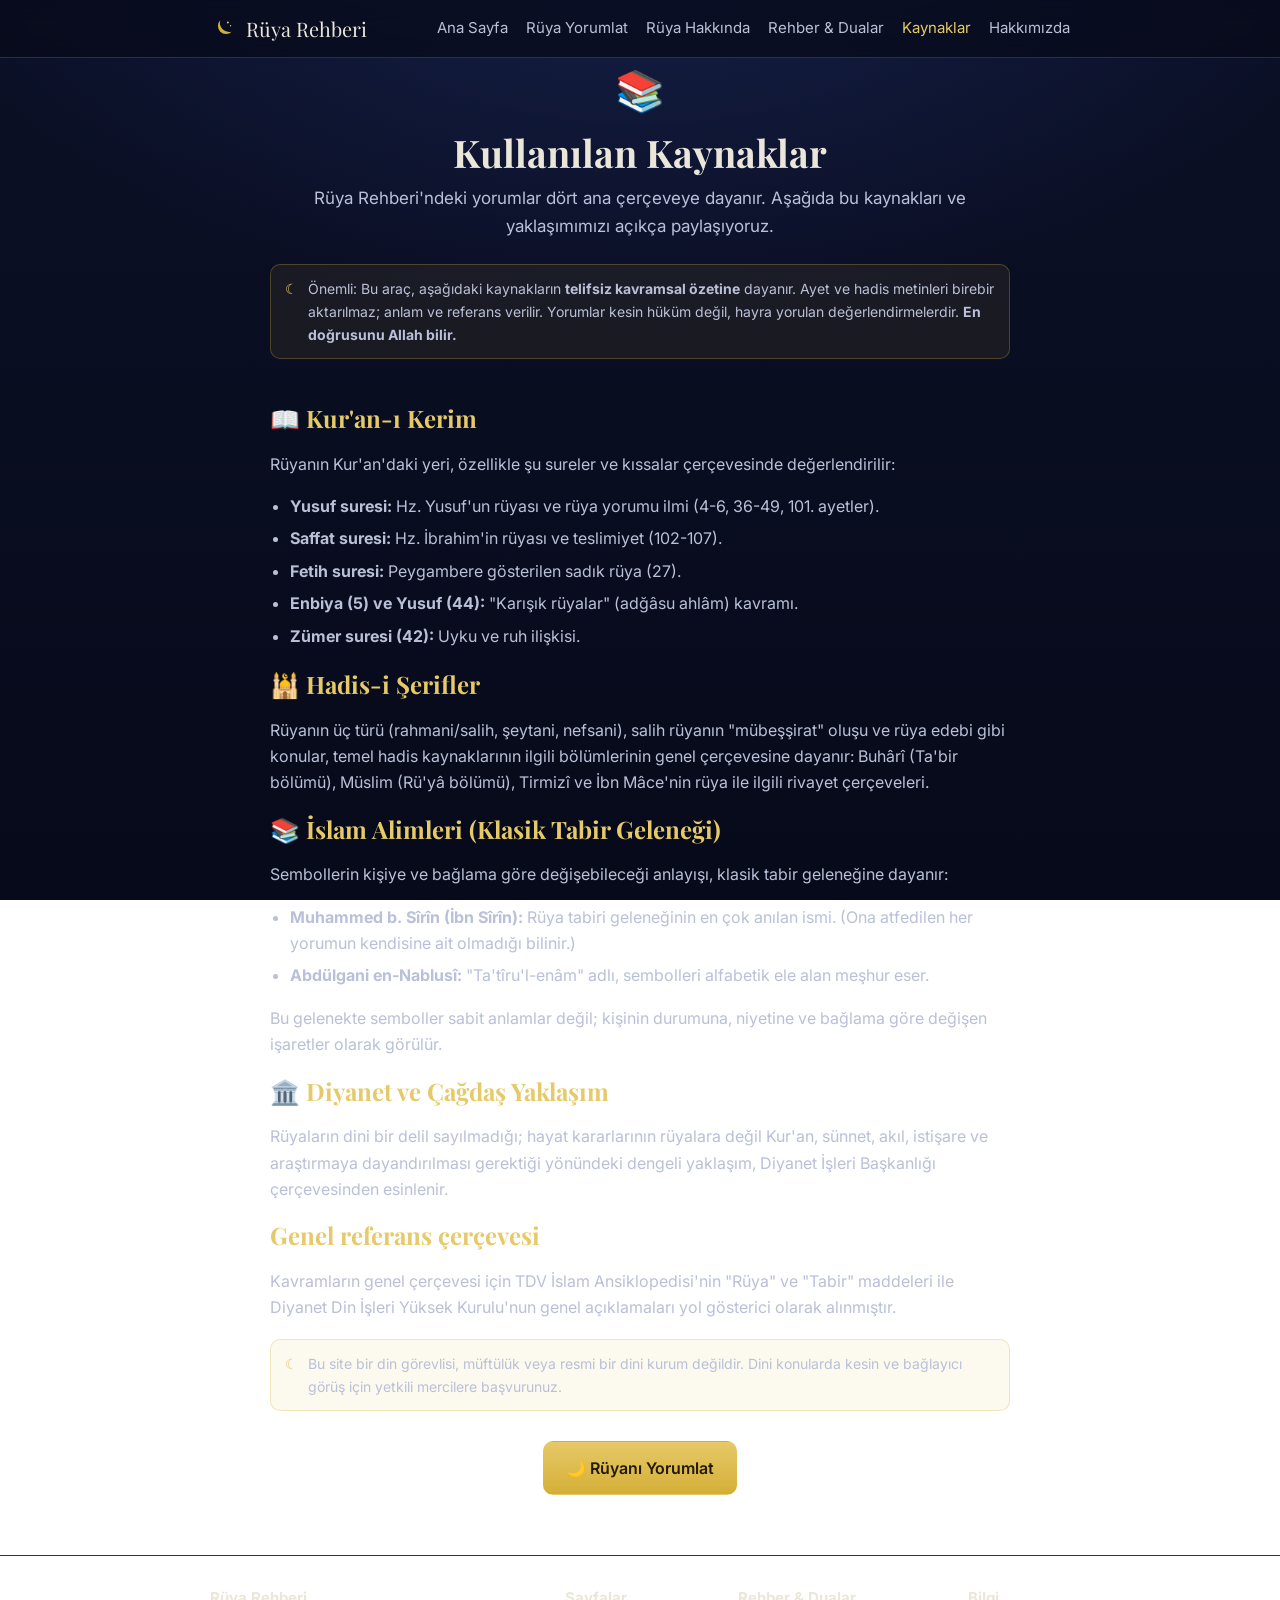
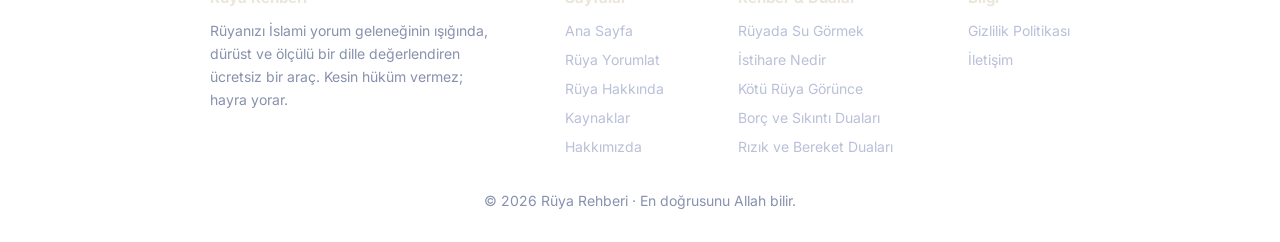
<file: public/kaynaklar.html>
<!DOCTYPE html>
<html lang="tr">
<head>
<meta charset="UTF-8" />
<meta name="viewport" content="width=device-width, initial-scale=1" />
<title>Kullanılan Kaynaklar — Rüya Rehberi</title>
<meta name="description" content="Rüya Rehberi'nin yorumlarında dayandığı İslami kaynaklar: Kur'an-ı Kerim kıssaları, hadis çerçevesi, klasik tabir alimleri ve Diyanet yaklaşımı." />
<meta name="theme-color" content="#070a1a" />
<link rel="canonical" href="https://islamiruyarehberi.com/kaynaklar.html" />
<meta property="og:type" content="website" />
<meta property="og:locale" content="tr_TR" />
<meta property="og:site_name" content="Rüya Rehberi" />
<meta property="og:title" content="Kullanılan Kaynaklar — Rüya Rehberi" />
<meta property="og:description" content="Yorumlarımızın dayandığı İslami kaynaklar: Kur'an, hadis, tabir alimleri ve Diyanet çerçevesi." />
<meta property="og:url" content="https://islamiruyarehberi.com/kaynaklar.html" />
<meta property="og:image" content="https://islamiruyarehberi.com/og-image.png" />
<meta name="twitter:card" content="summary_large_image" />
<meta name="twitter:title" content="Kullanılan Kaynaklar — Rüya Rehberi" />
<meta name="twitter:description" content="Yorumlarımızın dayandığı İslami kaynaklar." />
<meta name="twitter:image" content="https://islamiruyarehberi.com/og-image.png" />
<link rel="icon" href="/favicon.svg" type="image/svg+xml" />
<link rel="icon" href="/favicon.ico" sizes="any" />
<link rel="apple-touch-icon" href="/apple-touch-icon.png" />
<link rel="manifest" href="/site.webmanifest" />
<link rel="preconnect" href="https://fonts.googleapis.com" />
<link rel="preconnect" href="https://fonts.gstatic.com" crossorigin />
<link href="https://fonts.googleapis.com/css2?family=Playfair+Display:wght@500;600;700&family=Inter:wght@400;500;600&display=swap" rel="stylesheet" />
<link rel="stylesheet" href="style.css" />
</head>
<body>
<a href="#ana-icerik" class="skip-link">İçeriğe atla</a>

<main id="ana-icerik" class="container" style="max-width:780px;">
  <div style="text-align:center;font-size:40px;margin-bottom:6px;" aria-hidden="true">📚</div>
  <h1 class="page-title" style="text-align:center;">Kullanılan Kaynaklar</h1>
  <p class="lead" style="text-align:center;">
    Rüya Rehberi'ndeki yorumlar dört ana çerçeveye dayanır. Aşağıda bu
    kaynakları ve yaklaşımımızı açıkça paylaşıyoruz.
  </p>

  <div class="disclaimer" style="margin:18px 0 30px;">
    <span class="i" aria-hidden="true">☾</span>
    <span>
      Önemli: Bu araç, aşağıdaki kaynakların <strong>telifsiz kavramsal
      özetine</strong> dayanır. Ayet ve hadis metinleri birebir aktarılmaz;
      anlam ve referans verilir. Yorumlar kesin hüküm değil, hayra yorulan
      değerlendirmelerdir. <strong>En doğrusunu Allah bilir.</strong>
    </span>
  </div>

  <section class="section prose">
    <h2>📖 Kur'an-ı Kerim</h2>
    <p>
      Rüyanın Kur'an'daki yeri, özellikle şu sureler ve kıssalar çerçevesinde
      değerlendirilir:
    </p>
    <ul>
      <li><strong>Yusuf suresi:</strong> Hz. Yusuf'un rüyası ve rüya yorumu ilmi (4-6, 36-49, 101. ayetler).</li>
      <li><strong>Saffat suresi:</strong> Hz. İbrahim'in rüyası ve teslimiyet (102-107).</li>
      <li><strong>Fetih suresi:</strong> Peygambere gösterilen sadık rüya (27).</li>
      <li><strong>Enbiya (5) ve Yusuf (44):</strong> "Karışık rüyalar" (adğâsu ahlâm) kavramı.</li>
      <li><strong>Zümer suresi (42):</strong> Uyku ve ruh ilişkisi.</li>
    </ul>

    <h2>🕌 Hadis-i Şerifler</h2>
    <p>
      Rüyanın üç türü (rahmani/salih, şeytani, nefsani), salih rüyanın
      "mübeşşirat" oluşu ve rüya edebi gibi konular, temel hadis kaynaklarının
      ilgili bölümlerinin genel çerçevesine dayanır: Buhârî (Ta'bir bölümü),
      Müslim (Rü'yâ bölümü), Tirmizî ve İbn Mâce'nin rüya ile ilgili rivayet
      çerçeveleri.
    </p>

    <h2>📚 İslam Alimleri (Klasik Tabir Geleneği)</h2>
    <p>
      Sembollerin kişiye ve bağlama göre değişebileceği anlayışı, klasik tabir
      geleneğine dayanır:
    </p>
    <ul>
      <li><strong>Muhammed b. Sîrîn (İbn Sîrîn):</strong> Rüya tabiri geleneğinin en çok anılan ismi. (Ona atfedilen her yorumun kendisine ait olmadığı bilinir.)</li>
      <li><strong>Abdülgani en-Nablusî:</strong> "Ta'tîru'l-enâm" adlı, sembolleri alfabetik ele alan meşhur eser.</li>
    </ul>
    <p>
      Bu gelenekte semboller sabit anlamlar değil; kişinin durumuna, niyetine ve
      bağlama göre değişen işaretler olarak görülür.
    </p>

    <h2>🏛️ Diyanet ve Çağdaş Yaklaşım</h2>
    <p>
      Rüyaların dini bir delil sayılmadığı; hayat kararlarının rüyalara değil
      Kur'an, sünnet, akıl, istişare ve araştırmaya dayandırılması gerektiği
      yönündeki dengeli yaklaşım, Diyanet İşleri Başkanlığı çerçevesinden
      esinlenir.
    </p>

    <h2>Genel referans çerçevesi</h2>
    <p>
      Kavramların genel çerçevesi için TDV İslam Ansiklopedisi'nin "Rüya" ve
      "Tabir" maddeleri ile Diyanet Din İşleri Yüksek Kurulu'nun genel
      açıklamaları yol gösterici olarak alınmıştır.
    </p>

    <div class="disclaimer">
      <span class="i" aria-hidden="true">☾</span>
      <span>
        Bu site bir din görevlisi, müftülük veya resmi bir dini kurum değildir.
        Dini konularda kesin ve bağlayıcı görüş için yetkili mercilere
        başvurunuz.
      </span>
    </div>

    <div style="text-align:center;margin-top:30px;">
      <a href="yorumla.html" class="btn btn-gold">🌙 Rüyanı Yorumlat</a>
    </div>
  </section>
</main>

<script src="site.js"></script>
</body>
</html>
</file>
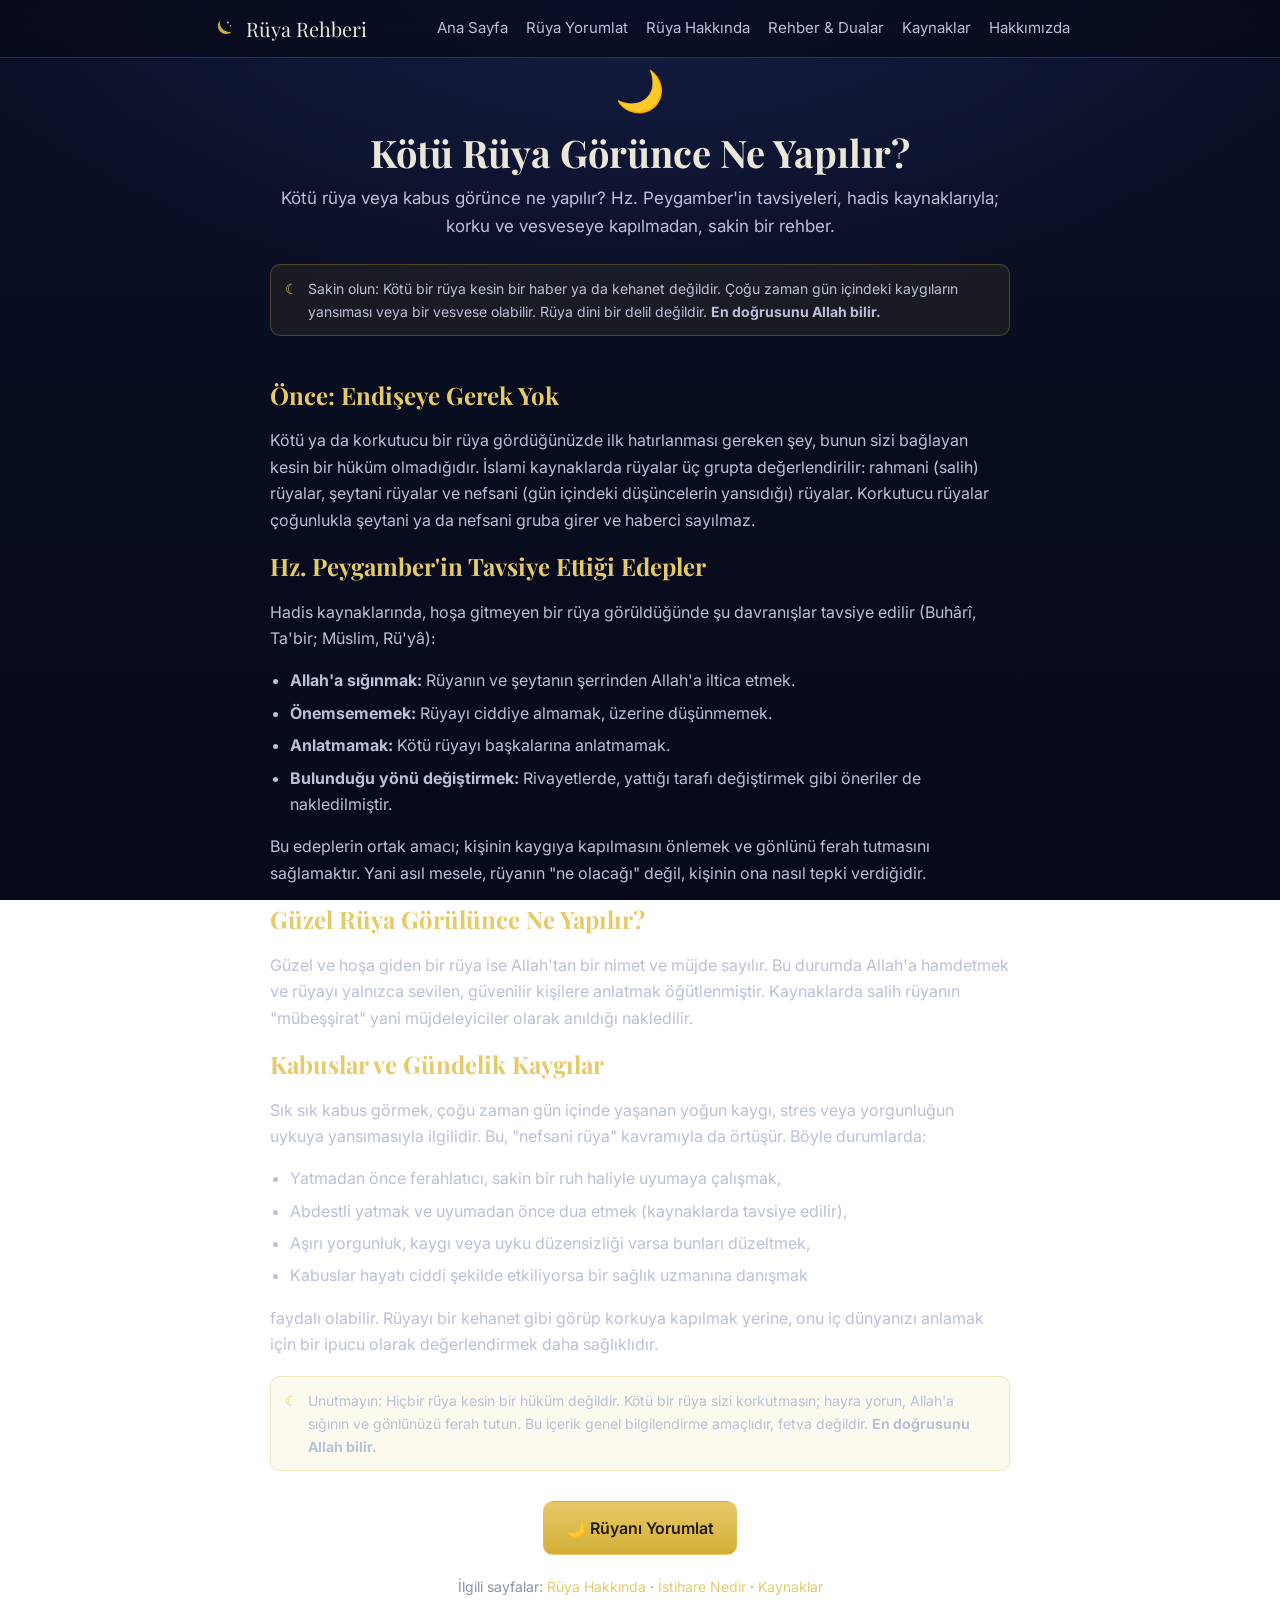
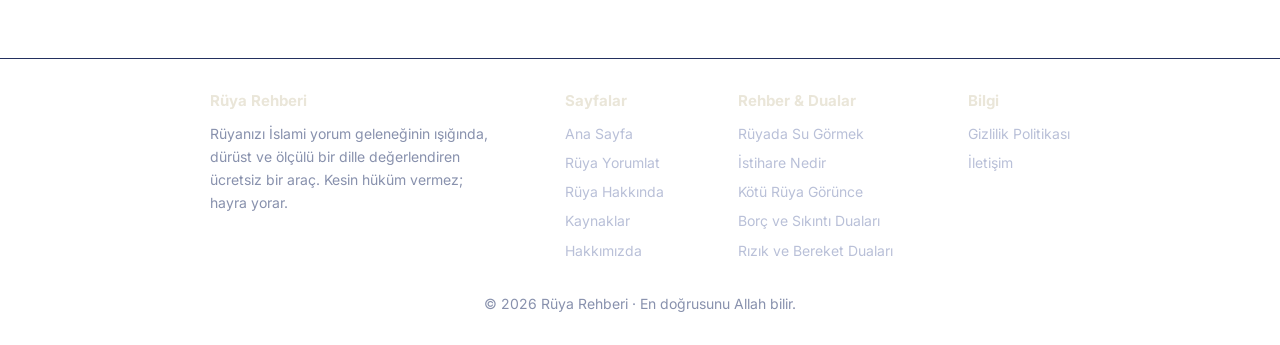
<file: public/kotu-ruya-gorunce-ne-yapilir.html>
<!DOCTYPE html>
<html lang="tr">
<head>
<meta charset="UTF-8" />
<meta name="viewport" content="width=device-width, initial-scale=1" />
<title>Kötü Rüya Görünce Ne Yapılır? İslami Rehber — Rüya Rehberi</title>
<meta name="description" content="Kötü rüya veya kabus görünce ne yapılır? Hz. Peygamber'in tavsiyeleri, hadis kaynaklarıyla; korku ve vesveseye kapılmadan, dürüst ve sakinleştirici bir rehber." />
<meta name="theme-color" content="#070a1a" />
<link rel="canonical" href="https://islamiruyarehberi.com/kotu-ruya-gorunce-ne-yapilir.html" />
<meta property="og:type" content="article" />
<meta property="og:locale" content="tr_TR" />
<meta property="og:site_name" content="Rüya Rehberi" />
<meta property="og:title" content="Kötü Rüya Görünce Ne Yapılır?" />
<meta property="og:description" content="Kötü rüya veya kabus görünce ne yapılır? Hz. Peygamber'in hadis kaynaklı tavsiyeleri, sakinleştirici bir rehber." />
<meta property="og:url" content="https://islamiruyarehberi.com/kotu-ruya-gorunce-ne-yapilir.html" />
<meta property="og:image" content="https://islamiruyarehberi.com/og-image.png" />
<meta name="twitter:card" content="summary_large_image" />
<meta name="twitter:title" content="Kötü Rüya Görünce Ne Yapılır?" />
<meta name="twitter:description" content="Kötü rüya görünce yapılacaklar, hadis kaynaklı dürüst rehber." />
<meta name="twitter:image" content="https://islamiruyarehberi.com/og-image.png" />
<link rel="icon" href="/favicon.svg" type="image/svg+xml" />
<link rel="icon" href="/favicon.ico" sizes="any" />
<link rel="apple-touch-icon" href="/apple-touch-icon.png" />
<link rel="manifest" href="/site.webmanifest" />
<link rel="preconnect" href="https://fonts.googleapis.com" />
<link rel="preconnect" href="https://fonts.gstatic.com" crossorigin />
<link href="https://fonts.googleapis.com/css2?family=Playfair+Display:wght@500;600;700&family=Inter:wght@400;500;600&display=swap" rel="stylesheet" />
<link rel="stylesheet" href="style.css" />
<script type="application/ld+json">
{
  "@context": "https://schema.org",
  "@type": "FAQPage",
  "mainEntity": [
    {
      "@type": "Question",
      "name": "Kötü rüya görünce ne yapılmalı?",
      "acceptedAnswer": {
        "@type": "Answer",
        "text": "Hadis kaynaklarında, hoşa gitmeyen bir rüya görüldüğünde bunun şeytandan olabileceği; kişinin Allah'a sığınması, rüyanın şerrinden Allah'a iltica etmesi ve rüyayı kimseye anlatmaması tavsiye edilir (Buhârî, Ta'bir; Müslim, Rü'yâ). Rüyayı önemsememek ve kaygıya kapılmamak esastır."
      }
    },
    {
      "@type": "Question",
      "name": "Kötü rüya kesin olarak başa gelir mi?",
      "acceptedAnswer": {
        "@type": "Answer",
        "text": "Hayır. Rüya bir kehanet veya kesin haber değildir. Kötü bir rüya, çoğu zaman gün içindeki kaygıların yansıması ya da şeytani bir vesvese olabilir. Rüya dini bir delil değildir ve geleceği kesin belirlemez."
      }
    },
    {
      "@type": "Question",
      "name": "Kötü rüyayı anlatmak doğru mudur?",
      "acceptedAnswer": {
        "@type": "Answer",
        "text": "Kaynaklarda, hoşa gitmeyen rüyanın başkalarına anlatılmaması tavsiye edilmiştir. Güzel rüya ise Allah'tan bir nimet sayılıp yalnızca sevilen, güvenilir kişilere anlatılabilir."
      }
    }
  ]
}
</script>
</head>
<body>
<a href="#ana-icerik" class="skip-link">İçeriğe atla</a>

<main id="ana-icerik" class="container" style="max-width:780px;">
  <div style="text-align:center;font-size:40px;margin-bottom:6px;" aria-hidden="true">🌙</div>
  <h1 class="page-title" style="text-align:center;">Kötü Rüya Görünce Ne Yapılır?</h1>
  <p class="lead" style="text-align:center;">
    Kötü rüya veya kabus görünce ne yapılır? Hz. Peygamber'in tavsiyeleri,
    hadis kaynaklarıyla; korku ve vesveseye kapılmadan, sakin bir rehber.
  </p>

  <div class="disclaimer" style="margin:18px 0 30px;">
    <span class="i" aria-hidden="true">☾</span>
    <span>
      Sakin olun: Kötü bir rüya kesin bir haber ya da kehanet değildir. Çoğu zaman
      gün içindeki kaygıların yansıması veya bir vesvese olabilir. Rüya dini bir
      delil değildir. <strong>En doğrusunu Allah bilir.</strong>
    </span>
  </div>

  <section class="section prose">
    <h2>Önce: Endişeye Gerek Yok</h2>
    <p>
      Kötü ya da korkutucu bir rüya gördüğünüzde ilk hatırlanması gereken şey,
      bunun sizi bağlayan kesin bir hüküm olmadığıdır. İslami kaynaklarda rüyalar
      üç grupta değerlendirilir: rahmani (salih) rüyalar, şeytani rüyalar ve
      nefsani (gün içindeki düşüncelerin yansıdığı) rüyalar. Korkutucu rüyalar
      çoğunlukla şeytani ya da nefsani gruba girer ve haberci sayılmaz.
    </p>

    <h2>Hz. Peygamber'in Tavsiye Ettiği Edepler</h2>
    <p>
      Hadis kaynaklarında, hoşa gitmeyen bir rüya görüldüğünde şu davranışlar
      tavsiye edilir (Buhârî, Ta'bir; Müslim, Rü'yâ):
    </p>
    <ul>
      <li><strong>Allah'a sığınmak:</strong> Rüyanın ve şeytanın şerrinden Allah'a iltica etmek.</li>
      <li><strong>Önemsememek:</strong> Rüyayı ciddiye almamak, üzerine düşünmemek.</li>
      <li><strong>Anlatmamak:</strong> Kötü rüyayı başkalarına anlatmamak.</li>
      <li><strong>Bulunduğu yönü değiştirmek:</strong> Rivayetlerde, yattığı tarafı değiştirmek gibi öneriler de nakledilmiştir.</li>
    </ul>
    <p>
      Bu edeplerin ortak amacı; kişinin kaygıya kapılmasını önlemek ve gönlünü
      ferah tutmasını sağlamaktır. Yani asıl mesele, rüyanın "ne olacağı" değil,
      kişinin ona nasıl tepki verdiğidir.
    </p>

    <h2>Güzel Rüya Görülünce Ne Yapılır?</h2>
    <p>
      Güzel ve hoşa giden bir rüya ise Allah'tan bir nimet ve müjde sayılır.
      Bu durumda Allah'a hamdetmek ve rüyayı yalnızca sevilen, güvenilir
      kişilere anlatmak öğütlenmiştir. Kaynaklarda salih rüyanın
      "mübeşşirat" yani müjdeleyiciler olarak anıldığı nakledilir.
    </p>

    <h2>Kabuslar ve Gündelik Kaygılar</h2>
    <p>
      Sık sık kabus görmek, çoğu zaman gün içinde yaşanan yoğun kaygı, stres
      veya yorgunluğun uykuya yansımasıyla ilgilidir. Bu, "nefsani rüya"
      kavramıyla da örtüşür. Böyle durumlarda:
    </p>
    <ul>
      <li>Yatmadan önce ferahlatıcı, sakin bir ruh haliyle uyumaya çalışmak,</li>
      <li>Abdestli yatmak ve uyumadan önce dua etmek (kaynaklarda tavsiye edilir),</li>
      <li>Aşırı yorgunluk, kaygı veya uyku düzensizliği varsa bunları düzeltmek,</li>
      <li>Kabuslar hayatı ciddi şekilde etkiliyorsa bir sağlık uzmanına danışmak</li>
    </ul>
    <p>
      faydalı olabilir. Rüyayı bir kehanet gibi görüp korkuya kapılmak yerine,
      onu iç dünyanızı anlamak için bir ipucu olarak değerlendirmek daha
      sağlıklıdır.
    </p>

    <div class="disclaimer">
      <span class="i" aria-hidden="true">☾</span>
      <span>
        Unutmayın: Hiçbir rüya kesin bir hüküm değildir. Kötü bir rüya sizi
        korkutmasın; hayra yorun, Allah'a sığının ve gönlünüzü ferah tutun. Bu
        içerik genel bilgilendirme amaçlıdır, fetva değildir.
        <strong>En doğrusunu Allah bilir.</strong>
      </span>
    </div>

    <div style="text-align:center;margin-top:30px;">
      <a href="yorumla.html" class="btn btn-gold">🌙 Rüyanı Yorumlat</a>
    </div>
    <p style="text-align:center;margin-top:20px;color:var(--ink-dim);font-size:14px;">
      İlgili sayfalar:
      <a href="ruya-hakkinda.html">Rüya Hakkında</a> ·
      <a href="istihare-nedir-nasil-yapilir.html">İstihare Nedir</a> ·
      <a href="kaynaklar.html">Kaynaklar</a>
    </p>
  </section>
</main>

<script src="site.js"></script>
</body>
</html>
</file>
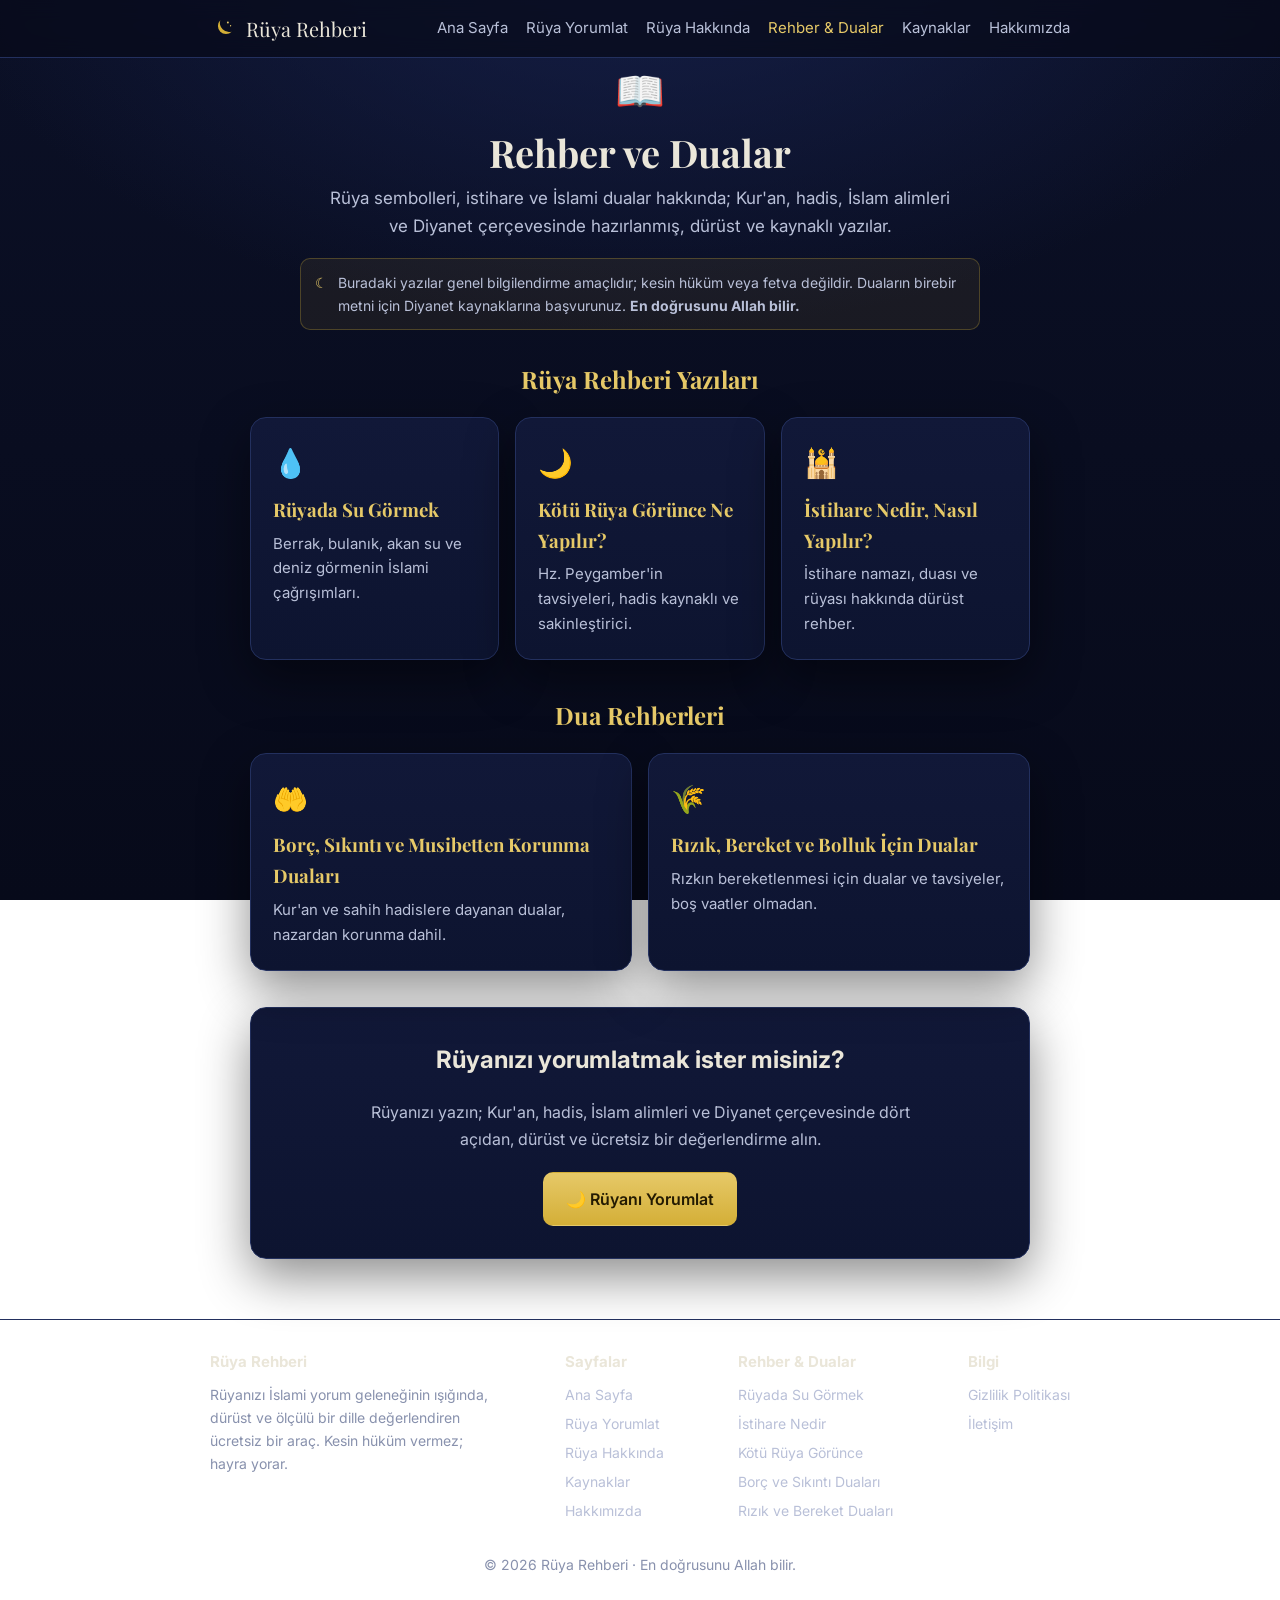
<file: public/rehber-dualar.html>
<!DOCTYPE html>
<html lang="tr">
<head>
<meta charset="UTF-8" />
<meta name="viewport" content="width=device-width, initial-scale=1" />
<title>Rehber ve Dualar — Rüya, İstihare ve Dua Yazıları | Rüya Rehberi</title>
<meta name="description" content="Rüya sembolleri, istihare, kötü rüya ve İslami dualar hakkında Kur'an, hadis ve Diyanet çerçevesinde hazırlanmış dürüst, kaynaklı rehber yazıları." />
<meta name="theme-color" content="#070a1a" />
<link rel="canonical" href="https://islamiruyarehberi.com/rehber-dualar.html" />
<meta property="og:type" content="website" />
<meta property="og:locale" content="tr_TR" />
<meta property="og:site_name" content="Rüya Rehberi" />
<meta property="og:title" content="Rehber ve Dualar" />
<meta property="og:description" content="Rüya sembolleri, istihare ve İslami dualar hakkında kaynaklı, dürüst rehber yazıları." />
<meta property="og:url" content="https://islamiruyarehberi.com/rehber-dualar.html" />
<meta property="og:image" content="https://islamiruyarehberi.com/og-image.png" />
<meta name="twitter:card" content="summary_large_image" />
<meta name="twitter:title" content="Rehber ve Dualar" />
<meta name="twitter:description" content="Rüya ve dua hakkında kaynaklı rehber yazıları." />
<meta name="twitter:image" content="https://islamiruyarehberi.com/og-image.png" />
<link rel="icon" href="/favicon.svg" type="image/svg+xml" />
<link rel="icon" href="/favicon.ico" sizes="any" />
<link rel="apple-touch-icon" href="/apple-touch-icon.png" />
<link rel="manifest" href="/site.webmanifest" />
<link rel="preconnect" href="https://fonts.googleapis.com" />
<link rel="preconnect" href="https://fonts.gstatic.com" crossorigin />
<link href="https://fonts.googleapis.com/css2?family=Playfair+Display:wght@500;600;700&family=Inter:wght@400;500;600&display=swap" rel="stylesheet" />
<link rel="stylesheet" href="style.css" />
</head>
<body>
<a href="#ana-icerik" class="skip-link">İçeriğe atla</a>

<main id="ana-icerik" class="container" style="max-width:820px;">
  <div style="text-align:center;font-size:40px;margin-bottom:6px;" aria-hidden="true">📖</div>
  <h1 class="page-title" style="text-align:center;">Rehber ve Dualar</h1>
  <p class="lead" style="text-align:center;max-width:640px;margin:0 auto 8px;">
    Rüya sembolleri, istihare ve İslami dualar hakkında; Kur'an, hadis, İslam
    alimleri ve Diyanet çerçevesinde hazırlanmış, dürüst ve kaynaklı yazılar.
  </p>

  <div class="disclaimer" style="max-width:680px;margin:18px auto 30px;">
    <span class="i" aria-hidden="true">☾</span>
    <span>
      Buradaki yazılar genel bilgilendirme amaçlıdır; kesin hüküm veya fetva
      değildir. Duaların birebir metni için Diyanet kaynaklarına başvurunuz.
      <strong>En doğrusunu Allah bilir.</strong>
    </span>
  </div>

  <h2 style="font-family:var(--font-serif);color:var(--gold-soft);text-align:center;margin:0 0 18px;">Rüya Rehberi Yazıları</h2>
  <div style="display:grid;grid-template-columns:repeat(auto-fit,minmax(240px,1fr));gap:16px;margin-bottom:36px;">
    <a href="ruyada-su-gormek.html" class="card" style="text-decoration:none;display:block;">
      <div style="font-size:28px;margin-bottom:8px;" aria-hidden="true">💧</div>
      <h3 style="color:var(--gold-soft);font-family:var(--font-serif);margin:0 0 6px;">Rüyada Su Görmek</h3>
      <p style="color:var(--ink-soft);margin:0;font-size:15px;">Berrak, bulanık, akan su ve deniz görmenin İslami çağrışımları.</p>
    </a>
    <a href="kotu-ruya-gorunce-ne-yapilir.html" class="card" style="text-decoration:none;display:block;">
      <div style="font-size:28px;margin-bottom:8px;" aria-hidden="true">🌙</div>
      <h3 style="color:var(--gold-soft);font-family:var(--font-serif);margin:0 0 6px;">Kötü Rüya Görünce Ne Yapılır?</h3>
      <p style="color:var(--ink-soft);margin:0;font-size:15px;">Hz. Peygamber'in tavsiyeleri, hadis kaynaklı ve sakinleştirici.</p>
    </a>
    <a href="istihare-nedir-nasil-yapilir.html" class="card" style="text-decoration:none;display:block;">
      <div style="font-size:28px;margin-bottom:8px;" aria-hidden="true">🕌</div>
      <h3 style="color:var(--gold-soft);font-family:var(--font-serif);margin:0 0 6px;">İstihare Nedir, Nasıl Yapılır?</h3>
      <p style="color:var(--ink-soft);margin:0;font-size:15px;">İstihare namazı, duası ve rüyası hakkında dürüst rehber.</p>
    </a>
  </div>

  <h2 style="font-family:var(--font-serif);color:var(--gold-soft);text-align:center;margin:0 0 18px;">Dua Rehberleri</h2>
  <div style="display:grid;grid-template-columns:repeat(auto-fit,minmax(240px,1fr));gap:16px;margin-bottom:36px;">
    <a href="borctan-sikintidan-kurtulma-dualari.html" class="card" style="text-decoration:none;display:block;">
      <div style="font-size:28px;margin-bottom:8px;" aria-hidden="true">🤲</div>
      <h3 style="color:var(--gold-soft);font-family:var(--font-serif);margin:0 0 6px;">Borç, Sıkıntı ve Musibetten Korunma Duaları</h3>
      <p style="color:var(--ink-soft);margin:0;font-size:15px;">Kur'an ve sahih hadislere dayanan dualar, nazardan korunma dahil.</p>
    </a>
    <a href="rizik-bereket-bolluk-dualari.html" class="card" style="text-decoration:none;display:block;">
      <div style="font-size:28px;margin-bottom:8px;" aria-hidden="true">🌾</div>
      <h3 style="color:var(--gold-soft);font-family:var(--font-serif);margin:0 0 6px;">Rızık, Bereket ve Bolluk İçin Dualar</h3>
      <p style="color:var(--ink-soft);margin:0;font-size:15px;">Rızkın bereketlenmesi için dualar ve tavsiyeler, boş vaatler olmadan.</p>
    </a>
  </div>

  <div class="card" style="text-align:center;padding:32px 24px;">
    <h2 style="margin-top:0;">Rüyanızı yorumlatmak ister misiniz?</h2>
    <p style="color:var(--ink-soft);max-width:560px;margin:0 auto 20px;">
      Rüyanızı yazın; Kur'an, hadis, İslam alimleri ve Diyanet çerçevesinde dört
      açıdan, dürüst ve ücretsiz bir değerlendirme alın.
    </p>
    <a href="yorumla.html" class="btn btn-gold">🌙 Rüyanı Yorumlat</a>
  </div>
</main>

<script src="site.js"></script>
</body>
</html>
</file>
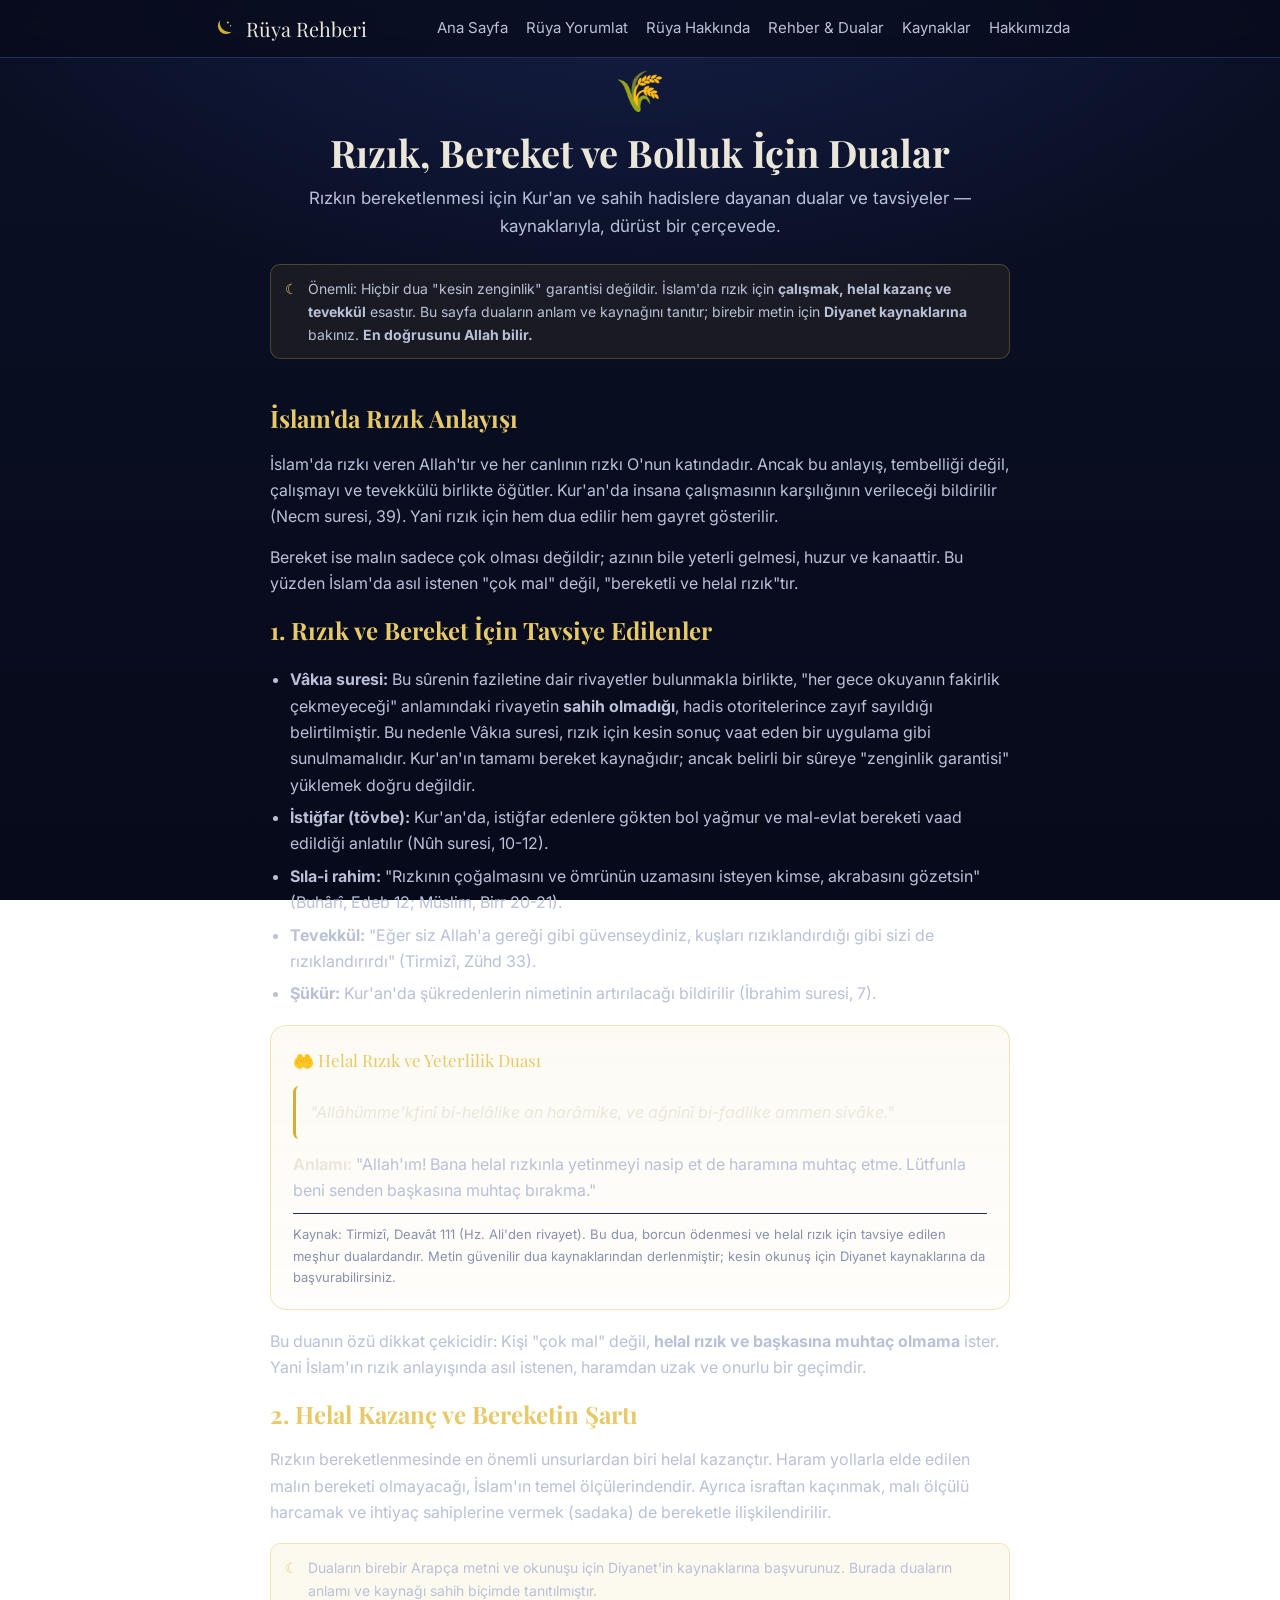
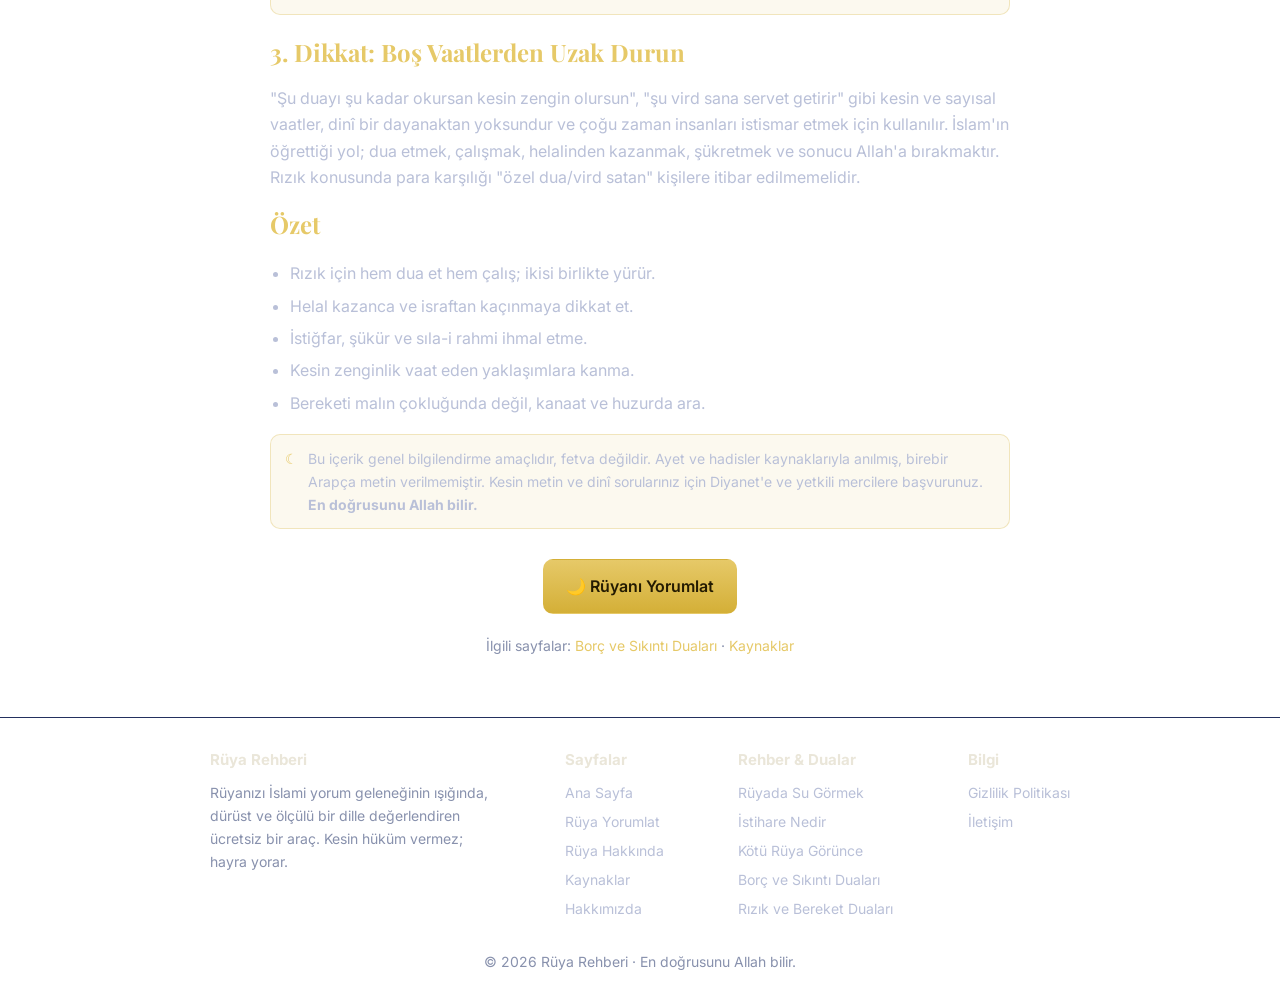
<file: public/rizik-bereket-bolluk-dualari.html>
<!DOCTYPE html>
<html lang="tr">
<head>
<meta charset="UTF-8" />
<meta name="viewport" content="width=device-width, initial-scale=1" />
<title>Rızık, Bereket ve Bolluk İçin Dualar — Kaynaklı Rehber | Rüya Rehberi</title>
<meta name="description" content="Rızık ve bereket için Kur'an ve hadis kaynaklarındaki dua ve tavsiyeler; rivayetlerin güven durumu açıkça belirtilir. Boş vaatler olmadan, dürüst bir çerçevede." />
<meta name="theme-color" content="#070a1a" />
<link rel="canonical" href="https://islamiruyarehberi.com/rizik-bereket-bolluk-dualari.html" />
<meta property="og:type" content="article" />
<meta property="og:locale" content="tr_TR" />
<meta property="og:site_name" content="Rüya Rehberi" />
<meta property="og:title" content="Rızık, Bereket ve Bolluk İçin Dualar" />
<meta property="og:description" content="Rızık ve bereket için kaynaklı, dürüst dua rehberi; rivayetlerin güven durumu belirtilir." />
<meta property="og:url" content="https://islamiruyarehberi.com/rizik-bereket-bolluk-dualari.html" />
<meta property="og:image" content="https://islamiruyarehberi.com/og-image.png" />
<meta name="twitter:card" content="summary_large_image" />
<meta name="twitter:title" content="Rızık, Bereket ve Bolluk İçin Dualar" />
<meta name="twitter:description" content="Rızık ve bereket için kaynaklı, dürüst dua rehberi." />
<meta name="twitter:image" content="https://islamiruyarehberi.com/og-image.png" />
<link rel="icon" href="/favicon.svg" type="image/svg+xml" />
<link rel="icon" href="/favicon.ico" sizes="any" />
<link rel="apple-touch-icon" href="/apple-touch-icon.png" />
<link rel="manifest" href="/site.webmanifest" />
<link rel="preconnect" href="https://fonts.googleapis.com" />
<link rel="preconnect" href="https://fonts.gstatic.com" crossorigin />
<link href="https://fonts.googleapis.com/css2?family=Playfair+Display:wght@500;600;700&family=Inter:wght@400;500;600&display=swap" rel="stylesheet" />
<link rel="stylesheet" href="style.css" />
<script type="application/ld+json">
{
  "@context": "https://schema.org",
  "@type": "FAQPage",
  "mainEntity": [
    {
      "@type": "Question",
      "name": "Rızık ve bereket için hangi sure ve dualar tavsiye edilir?",
      "acceptedAnswer": {
        "@type": "Answer",
        "text": "Vâkıa suresini her gece okuyanın fakirlik çekmeyeceği anlamındaki rivayetin sahih olmadığı, hadis otoritelerince zayıf sayıldığı belirtilmiştir. Rızık konusunda dua, helal kazanç, çalışma, istiğfar, şükür ve sıla-i rahim gibi başlıklar Kur'an ve hadis çerçevesinde ele alınmalıdır."
      }
    },
    {
      "@type": "Question",
      "name": "Dua okuyunca zengin olunur mu?",
      "acceptedAnswer": {
        "@type": "Answer",
        "text": "Dua bir sığınma ve yönelmedir; 'zengin olma garantisi' değildir. İslam'da rızık için çalışmak, helal kazanç, tedbir ve tevekkül esastır. Sonucu veren Allah'tır; kula düşen hem dua etmek hem gayret göstermektir. Kesin zenginlik vaat eden yaklaşımlardan uzak durulmalıdır."
      }
    },
    {
      "@type": "Question",
      "name": "Rızkın bereketlenmesi için ne yapılabilir?",
      "acceptedAnswer": {
        "@type": "Answer",
        "text": "Sahih hadislerde; akrabayı gözetmek (sıla-i rahim), istiğfar etmek, şükretmek, israftan kaçınmak ve helal kazanca yönelmek rızkın bereketiyle ilişkilendirilmiştir. Bereket, malın çokluğundan çok, azının bile yeterli gelmesidir."
      }
    }
  ]
}
</script>
</head>
<body>
<a href="#ana-icerik" class="skip-link">İçeriğe atla</a>

<main id="ana-icerik" class="container" style="max-width:780px;">
  <div style="text-align:center;font-size:40px;margin-bottom:6px;" aria-hidden="true">🌾</div>
  <h1 class="page-title" style="text-align:center;">Rızık, Bereket ve Bolluk İçin Dualar</h1>
  <p class="lead" style="text-align:center;">
    Rızkın bereketlenmesi için Kur'an ve sahih hadislere dayanan dualar ve
    tavsiyeler — kaynaklarıyla, dürüst bir çerçevede.
  </p>

  <div class="disclaimer" style="margin:18px 0 30px;">
    <span class="i" aria-hidden="true">☾</span>
    <span>
      Önemli: Hiçbir dua "kesin zenginlik" garantisi değildir. İslam'da rızık için
      <strong>çalışmak, helal kazanç ve tevekkül</strong> esastır. Bu sayfa duaların
      anlam ve kaynağını tanıtır; birebir metin için
      <strong>Diyanet kaynaklarına</strong> bakınız. <strong>En doğrusunu Allah bilir.</strong>
    </span>
  </div>

  <section class="section prose">
    <h2>İslam'da Rızık Anlayışı</h2>
    <p>
      İslam'da rızkı veren Allah'tır ve her canlının rızkı O'nun katındadır.
      Ancak bu anlayış, tembelliği değil, çalışmayı ve tevekkülü birlikte
      öğütler. Kur'an'da insana çalışmasının karşılığının verileceği bildirilir
      (Necm suresi, 39). Yani rızık için hem dua edilir hem gayret gösterilir.
    </p>
    <p>
      Bereket ise malın sadece çok olması değildir; azının bile yeterli gelmesi,
      huzur ve kanaattir. Bu yüzden İslam'da asıl istenen "çok mal" değil,
      "bereketli ve helal rızık"tır.
    </p>

    <h2>1. Rızık ve Bereket İçin Tavsiye Edilenler</h2>
    <ul>
      <li>
        <strong>Vâkıa suresi:</strong> Bu sûrenin faziletine dair rivayetler bulunmakla
        birlikte, "her gece okuyanın fakirlik çekmeyeceği" anlamındaki rivayetin
        <strong>sahih olmadığı</strong>, hadis otoritelerince zayıf sayıldığı belirtilmiştir.
        Bu nedenle Vâkıa suresi, rızık için kesin sonuç vaat eden bir uygulama gibi
        sunulmamalıdır. Kur'an'ın tamamı bereket kaynağıdır; ancak belirli bir sûreye
        "zenginlik garantisi" yüklemek doğru değildir.
      </li>
      <li>
        <strong>İstiğfar (tövbe):</strong> Kur'an'da, istiğfar edenlere gökten bol yağmur
        ve mal-evlat bereketi vaad edildiği anlatılır (Nûh suresi, 10-12).
      </li>
      <li>
        <strong>Sıla-i rahim:</strong> "Rızkının çoğalmasını ve ömrünün uzamasını isteyen
        kimse, akrabasını gözetsin" (Buhârî, Edeb 12; Müslim, Birr 20-21).
      </li>
      <li>
        <strong>Tevekkül:</strong> "Eğer siz Allah'a gereği gibi güvenseydiniz, kuşları
        rızıklandırdığı gibi sizi de rızıklandırırdı" (Tirmizî, Zühd 33).
      </li>
      <li>
        <strong>Şükür:</strong> Kur'an'da şükredenlerin nimetinin artırılacağı bildirilir
        (İbrahim suresi, 7).
      </li>
    </ul>

    <div class="dua-kutu">
      <p class="dua-baslik">🤲 Helal Rızık ve Yeterlilik Duası</p>
      <p class="dua-okunus">
        "Allâhümme'kfinî bi-helâlike an harâmike, ve ağninî bi-fadlike ammen sivâke."
      </p>
      <p class="dua-anlam">
        <strong>Anlamı:</strong> "Allah'ım! Bana helal rızkınla yetinmeyi nasip et de
        haramına muhtaç etme. Lütfunla beni senden başkasına muhtaç bırakma."
      </p>
      <p class="dua-kaynak">
        Kaynak: Tirmizî, Deavât 111 (Hz. Ali'den rivayet). Bu dua, borcun ödenmesi
        ve helal rızık için tavsiye edilen meşhur dualardandır. Metin güvenilir dua
        kaynaklarından derlenmiştir; kesin okunuş için Diyanet kaynaklarına da
        başvurabilirsiniz.
      </p>
    </div>
    <p>
      Bu duanın özü dikkat çekicidir: Kişi "çok mal" değil, <strong>helal rızık ve
      başkasına muhtaç olmama</strong> ister. Yani İslam'ın rızık anlayışında asıl
      istenen, haramdan uzak ve onurlu bir geçimdir.
    </p>

    <h2>2. Helal Kazanç ve Bereketin Şartı</h2>
    <p>
      Rızkın bereketlenmesinde en önemli unsurlardan biri helal kazançtır.
      Haram yollarla elde edilen malın bereketi olmayacağı, İslam'ın temel
      ölçülerindendir. Ayrıca israftan kaçınmak, malı ölçülü harcamak ve
      ihtiyaç sahiplerine vermek (sadaka) de bereketle ilişkilendirilir.
    </p>
    <div class="disclaimer">
      <span class="i" aria-hidden="true">☾</span>
      <span>
        Duaların birebir Arapça metni ve okunuşu için Diyanet'in kaynaklarına
        başvurunuz. Burada duaların anlamı ve kaynağı sahih biçimde tanıtılmıştır.
      </span>
    </div>

    <h2>3. Dikkat: Boş Vaatlerden Uzak Durun</h2>
    <p>
      "Şu duayı şu kadar okursan kesin zengin olursun", "şu vird sana servet
      getirir" gibi kesin ve sayısal vaatler, dinî bir dayanaktan yoksundur ve
      çoğu zaman insanları istismar etmek için kullanılır. İslam'ın öğrettiği
      yol; dua etmek, çalışmak, helalinden kazanmak, şükretmek ve sonucu Allah'a
      bırakmaktır. Rızık konusunda para karşılığı "özel dua/vird satan"
      kişilere itibar edilmemelidir.
    </p>

    <h2>Özet</h2>
    <ul>
      <li>Rızık için hem dua et hem çalış; ikisi birlikte yürür.</li>
      <li>Helal kazanca ve israftan kaçınmaya dikkat et.</li>
      <li>İstiğfar, şükür ve sıla-i rahmi ihmal etme.</li>
      <li>Kesin zenginlik vaat eden yaklaşımlara kanma.</li>
      <li>Bereketi malın çokluğunda değil, kanaat ve huzurda ara.</li>
    </ul>

    <div class="disclaimer">
      <span class="i" aria-hidden="true">☾</span>
      <span>
        Bu içerik genel bilgilendirme amaçlıdır, fetva değildir. Ayet ve hadisler
        kaynaklarıyla anılmış, birebir Arapça metin verilmemiştir. Kesin metin ve
        dinî sorularınız için Diyanet'e ve yetkili mercilere başvurunuz.
        <strong>En doğrusunu Allah bilir.</strong>
      </span>
    </div>

    <div style="text-align:center;margin-top:30px;">
      <a href="yorumla.html" class="btn btn-gold">🌙 Rüyanı Yorumlat</a>
    </div>
    <p style="text-align:center;margin-top:20px;color:var(--ink-dim);font-size:14px;">
      İlgili sayfalar:
      <a href="borctan-sikintidan-kurtulma-dualari.html">Borç ve Sıkıntı Duaları</a> ·
      <a href="kaynaklar.html">Kaynaklar</a>
    </p>
  </section>
</main>

<script src="site.js"></script>
</body>
</html>
</file>
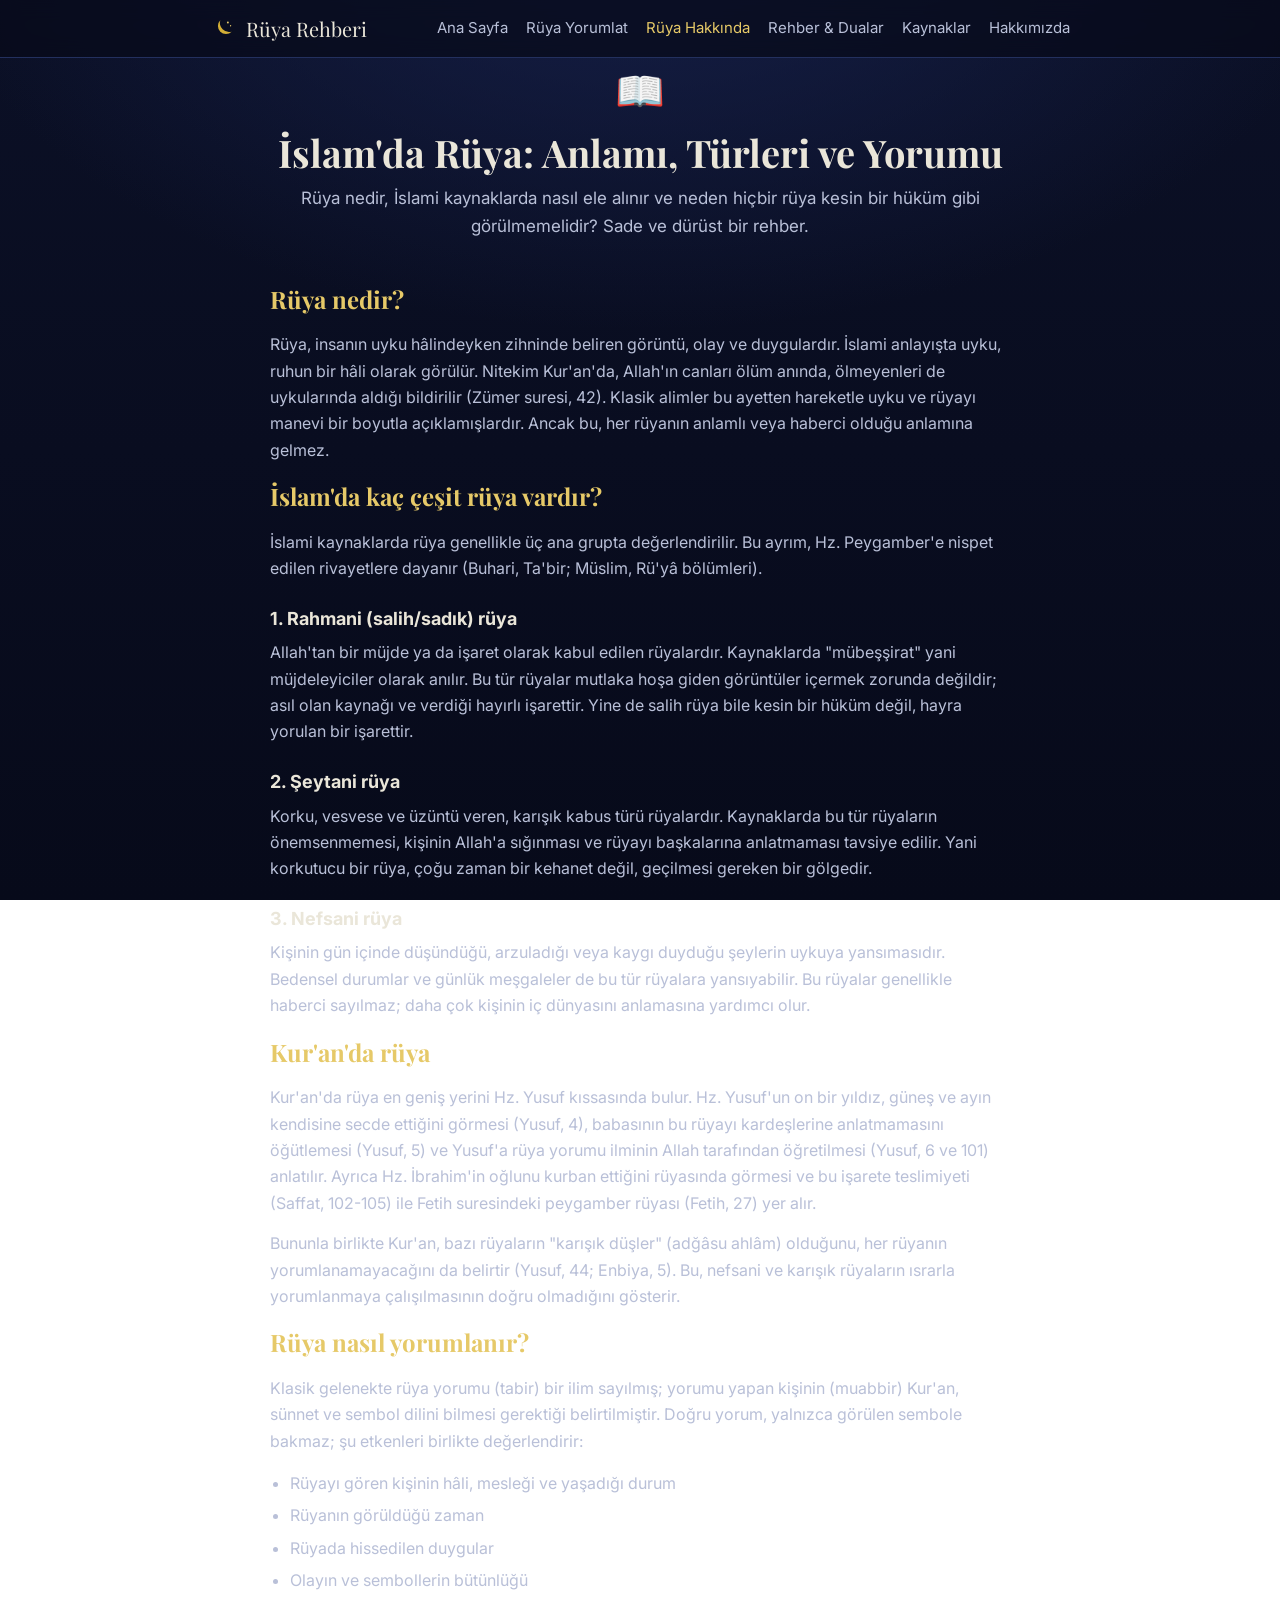
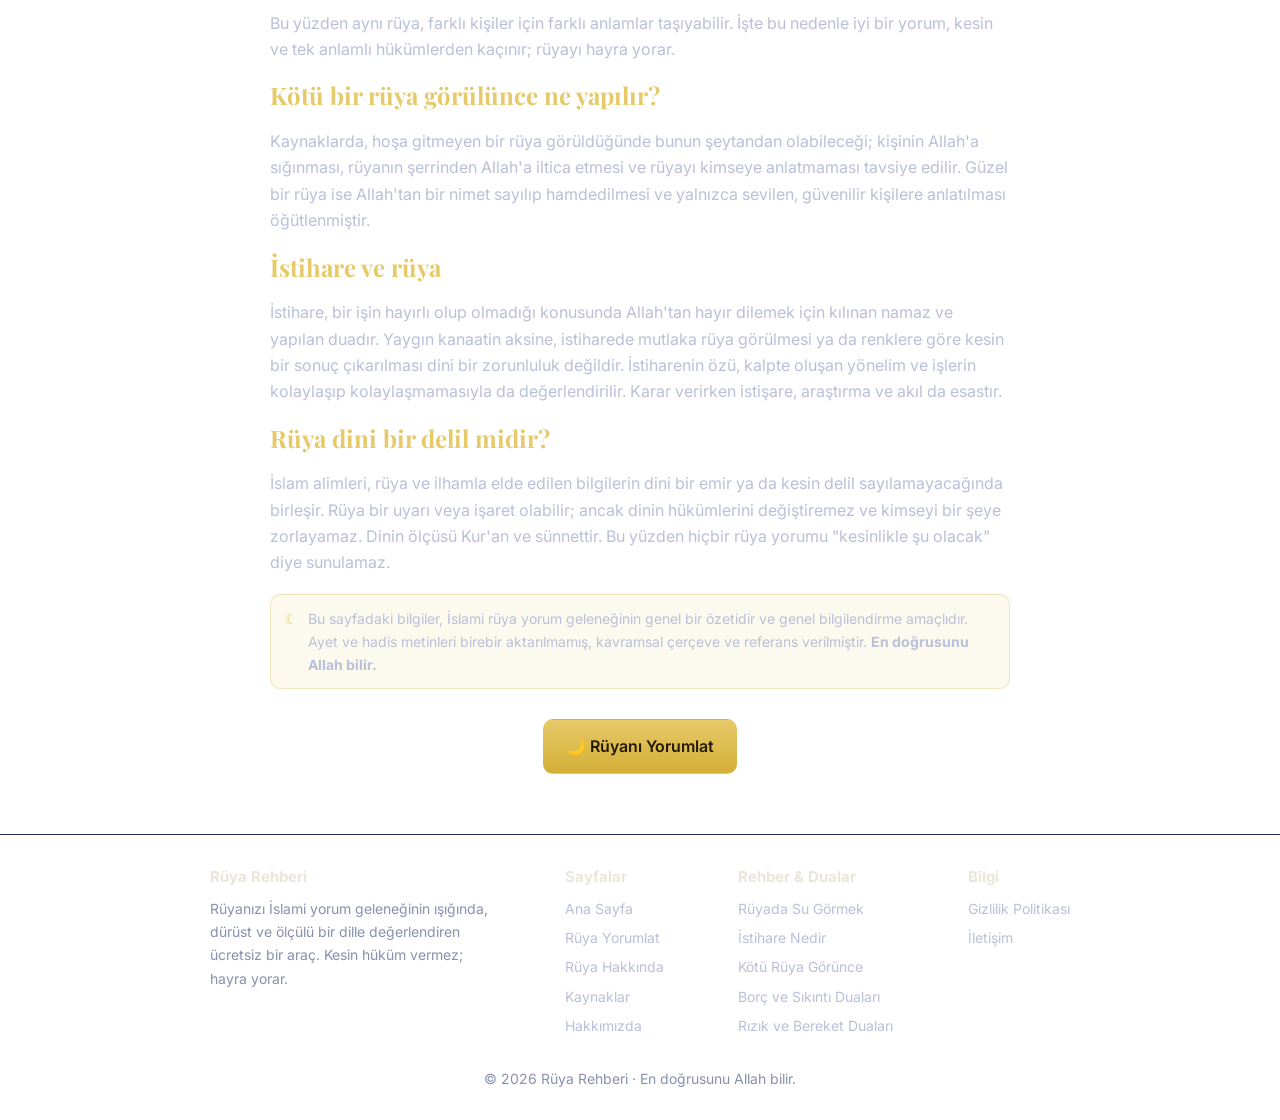
<file: public/ruya-hakkinda.html>
<!DOCTYPE html>
<html lang="tr">
<head>
<meta charset="UTF-8" />
<meta name="viewport" content="width=device-width, initial-scale=1" />
<title>Rüya Nedir? İslam'da Rüyanın Anlamı ve Türleri — Rüya Rehberi</title>
<meta name="description" content="İslam'da rüya nedir, kaç çeşit rüya vardır, rüya nasıl yorumlanır? Kur'an ve hadis çerçevesinde, kesin hüküm vermeden, sade ve dürüst bir bilgi rehberi." />
<meta name="theme-color" content="#070a1a" />
<link rel="canonical" href="https://islamiruyarehberi.com/ruya-hakkinda.html" />
<meta property="og:type" content="website" />
<meta property="og:locale" content="tr_TR" />
<meta property="og:site_name" content="Rüya Rehberi" />
<meta property="og:title" content="İslam'da Rüya: Anlamı, Türleri ve Yorumu" />
<meta property="og:description" content="İslam'da rüya nedir, kaç çeşit rüya vardır, rüya nasıl yorumlanır? Kur'an ve hadis çerçevesinde, kesin hüküm vermeden, sade ve dürüst bir rehber." />
<meta property="og:url" content="https://islamiruyarehberi.com/ruya-hakkinda.html" />
<meta property="og:image" content="https://islamiruyarehberi.com/og-image.png" />
<meta name="twitter:card" content="summary_large_image" />
<meta name="twitter:title" content="İslam'da Rüya: Anlamı, Türleri ve Yorumu" />
<meta name="twitter:description" content="İslam'da rüya nedir, kaç çeşit rüya vardır, rüya nasıl yorumlanır? Kur'an ve hadis çerçevesinde, kesin hüküm vermeden, sade ve dürüst bir rehber." />
<meta name="twitter:image" content="https://islamiruyarehberi.com/og-image.png" />
<link rel="icon" href="/favicon.svg" type="image/svg+xml" />
<link rel="icon" href="/favicon.ico" sizes="any" />
<link rel="apple-touch-icon" href="/apple-touch-icon.png" />
<link rel="manifest" href="/site.webmanifest" />
<link rel="preconnect" href="https://fonts.googleapis.com" />
<link rel="preconnect" href="https://fonts.gstatic.com" crossorigin />
<link href="https://fonts.googleapis.com/css2?family=Playfair+Display:wght@500;600;700&family=Inter:wght@400;500;600&display=swap" rel="stylesheet" />
<link rel="stylesheet" href="style.css" />
<script type="application/ld+json">
{
  "@context": "https://schema.org",
  "@type": "FAQPage",
  "mainEntity": [
    {
      "@type": "Question",
      "name": "İslam'da kaç çeşit rüya vardır?",
      "acceptedAnswer": {
        "@type": "Answer",
        "text": "İslami kaynaklarda rüya genellikle üç grupta değerlendirilir: rahmani (salih/sadık) rüya, şeytani rüya ve nefsani rüya. Bu ayrım, her rüyanın haberci sayılamayacağını gösterir."
      }
    },
    {
      "@type": "Question",
      "name": "Rüya dini bir delil midir?",
      "acceptedAnswer": {
        "@type": "Answer",
        "text": "Hayır. İslam alimleri, rüyanın dini bir emir ya da kesin delil sayılamayacağında birleşir. Rüya bir işaret olabilir ama dinin hükümlerini değiştiremez. Dinin ölçüsü Kur'an ve sünnettir."
      }
    },
    {
      "@type": "Question",
      "name": "Kötü bir rüya görünce ne yapılır?",
      "acceptedAnswer": {
        "@type": "Answer",
        "text": "Kaynaklarda, hoşa gitmeyen bir rüya görüldüğünde Allah'a sığınmak, rüyanın şerrinden Allah'a iltica etmek ve onu kimseye anlatmamak tavsiye edilir."
      }
    }
  ]
}
</script>
</head>
<body>

<main class="container" style="max-width:780px;">
  <div style="text-align:center;font-size:40px;margin-bottom:6px;">📖</div>
  <h1 class="page-title" style="text-align:center;">İslam'da Rüya: Anlamı, Türleri ve Yorumu</h1>
  <p class="lead" style="text-align:center;">
    Rüya nedir, İslami kaynaklarda nasıl ele alınır ve neden hiçbir rüya kesin
    bir hüküm gibi görülmemelidir? Sade ve dürüst bir rehber.
  </p>

  <section class="section prose">
    <h2>Rüya nedir?</h2>
    <p>
      Rüya, insanın uyku hâlindeyken zihninde beliren görüntü, olay ve
      duygulardır. İslami anlayışta uyku, ruhun bir hâli olarak görülür. Nitekim
      Kur'an'da, Allah'ın canları ölüm anında, ölmeyenleri de uykularında aldığı
      bildirilir (Zümer suresi, 42). Klasik alimler bu ayetten hareketle uyku ve
      rüyayı manevi bir boyutla açıklamışlardır. Ancak bu, her rüyanın anlamlı
      veya haberci olduğu anlamına gelmez.
    </p>

    <h2>İslam'da kaç çeşit rüya vardır?</h2>
    <p>
      İslami kaynaklarda rüya genellikle üç ana grupta değerlendirilir. Bu ayrım,
      Hz. Peygamber'e nispet edilen rivayetlere dayanır (Buhari, Ta'bir; Müslim,
      Rü'yâ bölümleri).
    </p>
    <h3>1. Rahmani (salih/sadık) rüya</h3>
    <p>
      Allah'tan bir müjde ya da işaret olarak kabul edilen rüyalardır. Kaynaklarda
      "mübeşşirat" yani müjdeleyiciler olarak anılır. Bu tür rüyalar mutlaka hoşa
      giden görüntüler içermek zorunda değildir; asıl olan kaynağı ve verdiği
      hayırlı işarettir. Yine de salih rüya bile kesin bir hüküm değil, hayra
      yorulan bir işarettir.
    </p>
    <h3>2. Şeytani rüya</h3>
    <p>
      Korku, vesvese ve üzüntü veren, karışık kabus türü rüyalardır. Kaynaklarda
      bu tür rüyaların önemsenmemesi, kişinin Allah'a sığınması ve rüyayı
      başkalarına anlatmaması tavsiye edilir. Yani korkutucu bir rüya, çoğu zaman
      bir kehanet değil, geçilmesi gereken bir gölgedir.
    </p>
    <h3>3. Nefsani rüya</h3>
    <p>
      Kişinin gün içinde düşündüğü, arzuladığı veya kaygı duyduğu şeylerin uykuya
      yansımasıdır. Bedensel durumlar ve günlük meşgaleler de bu tür rüyalara
      yansıyabilir. Bu rüyalar genellikle haberci sayılmaz; daha çok kişinin iç
      dünyasını anlamasına yardımcı olur.
    </p>

    <h2>Kur'an'da rüya</h2>
    <p>
      Kur'an'da rüya en geniş yerini Hz. Yusuf kıssasında bulur. Hz. Yusuf'un on
      bir yıldız, güneş ve ayın kendisine secde ettiğini görmesi (Yusuf, 4),
      babasının bu rüyayı kardeşlerine anlatmamasını öğütlemesi (Yusuf, 5) ve
      Yusuf'a rüya yorumu ilminin Allah tarafından öğretilmesi (Yusuf, 6 ve 101)
      anlatılır. Ayrıca Hz. İbrahim'in oğlunu kurban ettiğini rüyasında görmesi
      ve bu işarete teslimiyeti (Saffat, 102-105) ile Fetih suresindeki peygamber
      rüyası (Fetih, 27) yer alır.
    </p>
    <p>
      Bununla birlikte Kur'an, bazı rüyaların "karışık düşler" (adğâsu ahlâm)
      olduğunu, her rüyanın yorumlanamayacağını da belirtir (Yusuf, 44; Enbiya,
      5). Bu, nefsani ve karışık rüyaların ısrarla yorumlanmaya çalışılmasının
      doğru olmadığını gösterir.
    </p>

    <h2>Rüya nasıl yorumlanır?</h2>
    <p>
      Klasik gelenekte rüya yorumu (tabir) bir ilim sayılmış; yorumu yapan kişinin
      (muabbir) Kur'an, sünnet ve sembol dilini bilmesi gerektiği belirtilmiştir.
      Doğru yorum, yalnızca görülen sembole bakmaz; şu etkenleri birlikte
      değerlendirir:
    </p>
    <ul>
      <li>Rüyayı gören kişinin hâli, mesleği ve yaşadığı durum</li>
      <li>Rüyanın görüldüğü zaman</li>
      <li>Rüyada hissedilen duygular</li>
      <li>Olayın ve sembollerin bütünlüğü</li>
    </ul>
    <p>
      Bu yüzden aynı rüya, farklı kişiler için farklı anlamlar taşıyabilir. İşte
      bu nedenle iyi bir yorum, kesin ve tek anlamlı hükümlerden kaçınır; rüyayı
      hayra yorar.
    </p>

    <h2>Kötü bir rüya görülünce ne yapılır?</h2>
    <p>
      Kaynaklarda, hoşa gitmeyen bir rüya görüldüğünde bunun şeytandan olabileceği;
      kişinin Allah'a sığınması, rüyanın şerrinden Allah'a iltica etmesi ve rüyayı
      kimseye anlatmaması tavsiye edilir. Güzel bir rüya ise Allah'tan bir nimet
      sayılıp hamdedilmesi ve yalnızca sevilen, güvenilir kişilere anlatılması
      öğütlenmiştir.
    </p>

    <h2>İstihare ve rüya</h2>
    <p>
      İstihare, bir işin hayırlı olup olmadığı konusunda Allah'tan hayır dilemek
      için kılınan namaz ve yapılan duadır. Yaygın kanaatin aksine, istiharede
      mutlaka rüya görülmesi ya da renklere göre kesin bir sonuç çıkarılması dini
      bir zorunluluk değildir. İstiharenin özü, kalpte oluşan yönelim ve işlerin
      kolaylaşıp kolaylaşmamasıyla da değerlendirilir. Karar verirken istişare,
      araştırma ve akıl da esastır.
    </p>

    <h2>Rüya dini bir delil midir?</h2>
    <p>
      İslam alimleri, rüya ve ilhamla elde edilen bilgilerin dini bir emir ya da
      kesin delil sayılamayacağında birleşir. Rüya bir uyarı veya işaret olabilir;
      ancak dinin hükümlerini değiştiremez ve kimseyi bir şeye zorlayamaz. Dinin
      ölçüsü Kur'an ve sünnettir. Bu yüzden hiçbir rüya yorumu "kesinlikle şu
      olacak" diye sunulamaz.
    </p>

    <div class="disclaimer">
      <span class="i">☾</span>
      <span>
        Bu sayfadaki bilgiler, İslami rüya yorum geleneğinin genel bir özetidir ve
        genel bilgilendirme amaçlıdır. Ayet ve hadis metinleri birebir
        aktarılmamış, kavramsal çerçeve ve referans verilmiştir.
        <strong>En doğrusunu Allah bilir.</strong>
      </span>
    </div>

    <div style="text-align:center;margin-top:30px;">
      <a href="yorumla.html" class="btn btn-gold">🌙 Rüyanı Yorumlat</a>
    </div>
  </section>
</main>

<script src="site.js"></script>
</body>
</html>
</file>
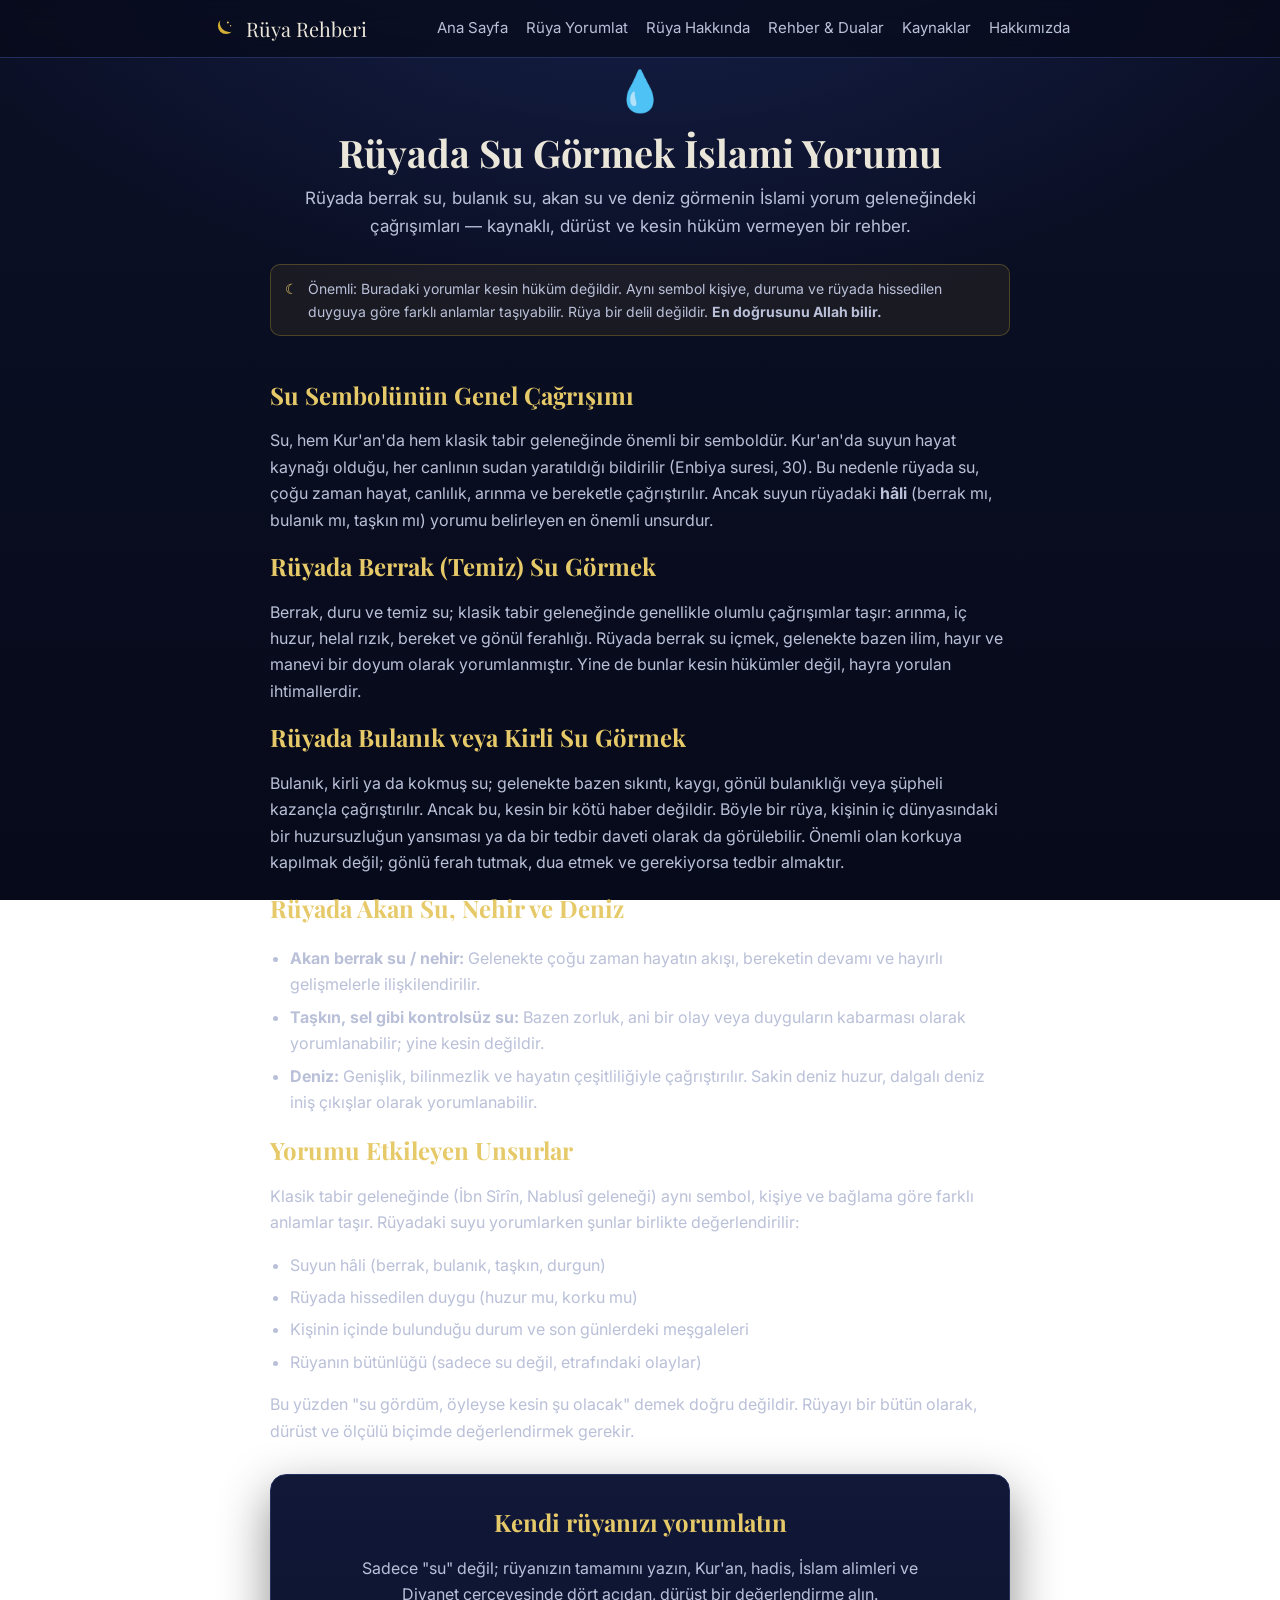
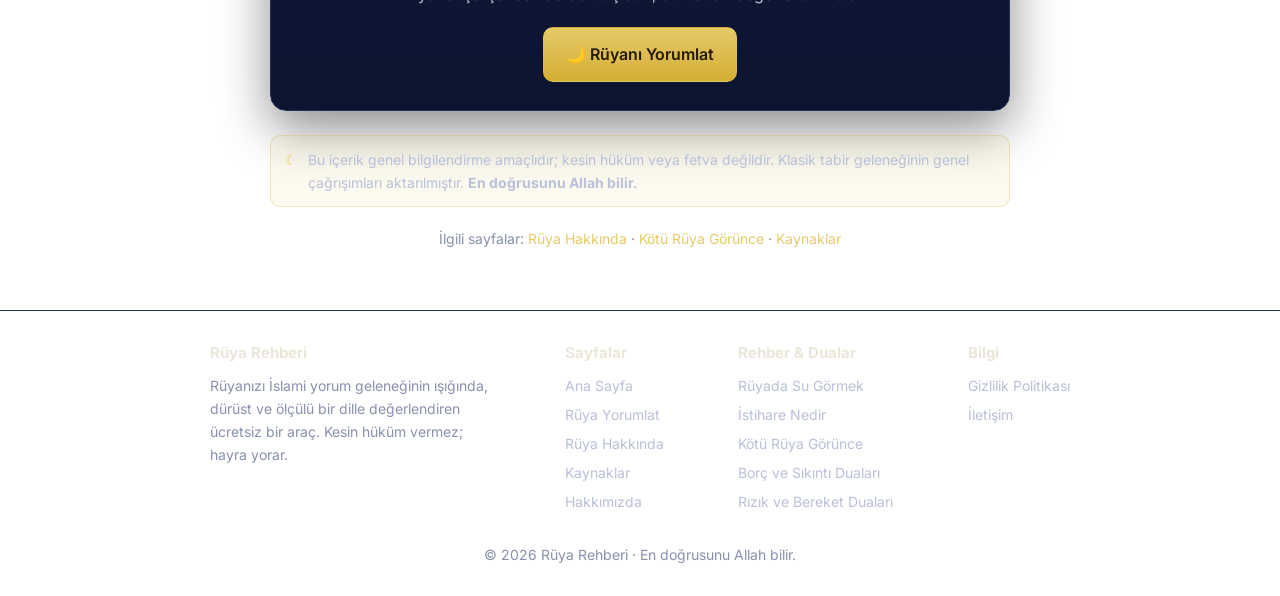
<file: public/ruyada-su-gormek.html>
<!DOCTYPE html>
<html lang="tr">
<head>
<meta charset="UTF-8" />
<meta name="viewport" content="width=device-width, initial-scale=1" />
<title>Rüyada Su Görmek İslami Yorumu — Berrak, Bulanık, Akan Su | Rüya Rehberi</title>
<meta name="description" content="Rüyada su görmek ne anlama gelir? Berrak su, bulanık su, akan su ve deniz görmenin İslami yorum geleneğindeki çağrışımları. Kaynaklı, dürüst ve kesin hüküm vermeyen bir rehber." />
<meta name="theme-color" content="#070a1a" />
<link rel="canonical" href="https://islamiruyarehberi.com/ruyada-su-gormek.html" />
<meta property="og:type" content="article" />
<meta property="og:locale" content="tr_TR" />
<meta property="og:site_name" content="Rüya Rehberi" />
<meta property="og:title" content="Rüyada Su Görmek İslami Yorumu" />
<meta property="og:description" content="Rüyada berrak su, bulanık su, akan su ve deniz görmenin İslami yorum geleneğindeki çağrışımları. Kaynaklı, dürüst rehber." />
<meta property="og:url" content="https://islamiruyarehberi.com/ruyada-su-gormek.html" />
<meta property="og:image" content="https://islamiruyarehberi.com/og-image.png" />
<meta name="twitter:card" content="summary_large_image" />
<meta name="twitter:title" content="Rüyada Su Görmek İslami Yorumu" />
<meta name="twitter:description" content="Rüyada su görmenin İslami çağrışımları, kaynaklı ve dürüst." />
<meta name="twitter:image" content="https://islamiruyarehberi.com/og-image.png" />
<link rel="icon" href="/favicon.svg" type="image/svg+xml" />
<link rel="icon" href="/favicon.ico" sizes="any" />
<link rel="apple-touch-icon" href="/apple-touch-icon.png" />
<link rel="manifest" href="/site.webmanifest" />
<link rel="preconnect" href="https://fonts.googleapis.com" />
<link rel="preconnect" href="https://fonts.gstatic.com" crossorigin />
<link href="https://fonts.googleapis.com/css2?family=Playfair+Display:wght@500;600;700&family=Inter:wght@400;500;600&display=swap" rel="stylesheet" />
<link rel="stylesheet" href="style.css" />
<script type="application/ld+json">
{
  "@context": "https://schema.org",
  "@type": "FAQPage",
  "mainEntity": [
    {
      "@type": "Question",
      "name": "Rüyada berrak su görmek ne anlama gelir?",
      "acceptedAnswer": {
        "@type": "Answer",
        "text": "Klasik tabir geleneğinde berrak ve temiz su çoğu zaman arınma, huzur, bereket ve helal rızıkla ilişkilendirilir. Ancak bu kesin bir hüküm değildir; aynı sembol kişiye, duruma ve rüyadaki duyguya göre farklı anlamlar taşıyabilir."
      }
    },
    {
      "@type": "Question",
      "name": "Rüyada bulanık su görmek kötü müdür?",
      "acceptedAnswer": {
        "@type": "Answer",
        "text": "Bulanık veya kirli su, gelenekte bazen sıkıntı, kaygı ya da gönül bulanıklığıyla çağrıştırılır. Ancak bu kesin bir kehanet değildir; rüya bir uyarı veya kişinin iç dünyasının yansıması olabilir. Kötü çağrışım korkuya değil, tedbire ve duaya yönlendirmelidir."
      }
    },
    {
      "@type": "Question",
      "name": "Rüya yorumu kesin midir?",
      "acceptedAnswer": {
        "@type": "Answer",
        "text": "Hayır. Rüya dini bir delil değildir ve hiçbir yorum kesin hüküm bildirmez. Aynı rüya farklı kişiler için farklı anlamlar taşıyabilir. Yorumlar hayra yorulan değerlendirmelerdir."
      }
    }
  ]
}
</script>
</head>
<body>
<a href="#ana-icerik" class="skip-link">İçeriğe atla</a>

<main id="ana-icerik" class="container" style="max-width:780px;">
  <div style="text-align:center;font-size:40px;margin-bottom:6px;" aria-hidden="true">💧</div>
  <h1 class="page-title" style="text-align:center;">Rüyada Su Görmek İslami Yorumu</h1>
  <p class="lead" style="text-align:center;">
    Rüyada berrak su, bulanık su, akan su ve deniz görmenin İslami yorum
    geleneğindeki çağrışımları — kaynaklı, dürüst ve kesin hüküm vermeyen bir rehber.
  </p>

  <div class="disclaimer" style="margin:18px 0 30px;">
    <span class="i" aria-hidden="true">☾</span>
    <span>
      Önemli: Buradaki yorumlar kesin hüküm değildir. Aynı sembol kişiye, duruma
      ve rüyada hissedilen duyguya göre farklı anlamlar taşıyabilir. Rüya bir delil
      değildir. <strong>En doğrusunu Allah bilir.</strong>
    </span>
  </div>

  <section class="section prose">
    <h2>Su Sembolünün Genel Çağrışımı</h2>
    <p>
      Su, hem Kur'an'da hem klasik tabir geleneğinde önemli bir semboldür.
      Kur'an'da suyun hayat kaynağı olduğu, her canlının sudan yaratıldığı
      bildirilir (Enbiya suresi, 30). Bu nedenle rüyada su, çoğu zaman hayat,
      canlılık, arınma ve bereketle çağrıştırılır. Ancak suyun rüyadaki
      <strong>hâli</strong> (berrak mı, bulanık mı, taşkın mı) yorumu belirleyen
      en önemli unsurdur.
    </p>

    <h2>Rüyada Berrak (Temiz) Su Görmek</h2>
    <p>
      Berrak, duru ve temiz su; klasik tabir geleneğinde genellikle olumlu
      çağrışımlar taşır: arınma, iç huzur, helal rızık, bereket ve gönül
      ferahlığı. Rüyada berrak su içmek, gelenekte bazen ilim, hayır ve
      manevi bir doyum olarak yorumlanmıştır. Yine de bunlar kesin hükümler
      değil, hayra yorulan ihtimallerdir.
    </p>

    <h2>Rüyada Bulanık veya Kirli Su Görmek</h2>
    <p>
      Bulanık, kirli ya da kokmuş su; gelenekte bazen sıkıntı, kaygı, gönül
      bulanıklığı veya şüpheli kazançla çağrıştırılır. Ancak bu, kesin bir
      kötü haber değildir. Böyle bir rüya, kişinin iç dünyasındaki bir huzursuzluğun
      yansıması ya da bir tedbir daveti olarak da görülebilir. Önemli olan
      korkuya kapılmak değil; gönlü ferah tutmak, dua etmek ve gerekiyorsa
      tedbir almaktır.
    </p>

    <h2>Rüyada Akan Su, Nehir ve Deniz</h2>
    <ul>
      <li>
        <strong>Akan berrak su / nehir:</strong> Gelenekte çoğu zaman hayatın akışı,
        bereketin devamı ve hayırlı gelişmelerle ilişkilendirilir.
      </li>
      <li>
        <strong>Taşkın, sel gibi kontrolsüz su:</strong> Bazen zorluk, ani bir olay veya
        duyguların kabarması olarak yorumlanabilir; yine kesin değildir.
      </li>
      <li>
        <strong>Deniz:</strong> Genişlik, bilinmezlik ve hayatın çeşitliliğiyle
        çağrıştırılır. Sakin deniz huzur, dalgalı deniz iniş çıkışlar olarak
        yorumlanabilir.
      </li>
    </ul>

    <h2>Yorumu Etkileyen Unsurlar</h2>
    <p>
      Klasik tabir geleneğinde (İbn Sîrîn, Nablusî geleneği) aynı sembol, kişiye
      ve bağlama göre farklı anlamlar taşır. Rüyadaki suyu yorumlarken şunlar
      birlikte değerlendirilir:
    </p>
    <ul>
      <li>Suyun hâli (berrak, bulanık, taşkın, durgun)</li>
      <li>Rüyada hissedilen duygu (huzur mu, korku mu)</li>
      <li>Kişinin içinde bulunduğu durum ve son günlerdeki meşgaleleri</li>
      <li>Rüyanın bütünlüğü (sadece su değil, etrafındaki olaylar)</li>
    </ul>
    <p>
      Bu yüzden "su gördüm, öyleyse kesin şu olacak" demek doğru değildir.
      Rüyayı bir bütün olarak, dürüst ve ölçülü biçimde değerlendirmek gerekir.
    </p>

    <div class="card" style="text-align:center;padding:28px 22px;margin-top:30px;">
      <h2 style="margin-top:0;">Kendi rüyanızı yorumlatın</h2>
      <p style="color:var(--ink-soft);max-width:560px;margin:0 auto 20px;">
        Sadece "su" değil; rüyanızın tamamını yazın, Kur'an, hadis, İslam
        alimleri ve Diyanet çerçevesinde dört açıdan, dürüst bir değerlendirme alın.
      </p>
      <a href="yorumla.html" class="btn btn-gold">🌙 Rüyanı Yorumlat</a>
    </div>

    <div class="disclaimer" style="margin-top:24px;">
      <span class="i" aria-hidden="true">☾</span>
      <span>
        Bu içerik genel bilgilendirme amaçlıdır; kesin hüküm veya fetva değildir.
        Klasik tabir geleneğinin genel çağrışımları aktarılmıştır.
        <strong>En doğrusunu Allah bilir.</strong>
      </span>
    </div>

    <p style="text-align:center;margin-top:20px;color:var(--ink-dim);font-size:14px;">
      İlgili sayfalar:
      <a href="ruya-hakkinda.html">Rüya Hakkında</a> ·
      <a href="kotu-ruya-gorunce-ne-yapilir.html">Kötü Rüya Görünce</a> ·
      <a href="kaynaklar.html">Kaynaklar</a>
    </p>
  </section>
</main>

<script src="site.js"></script>
</body>
</html>
</file>
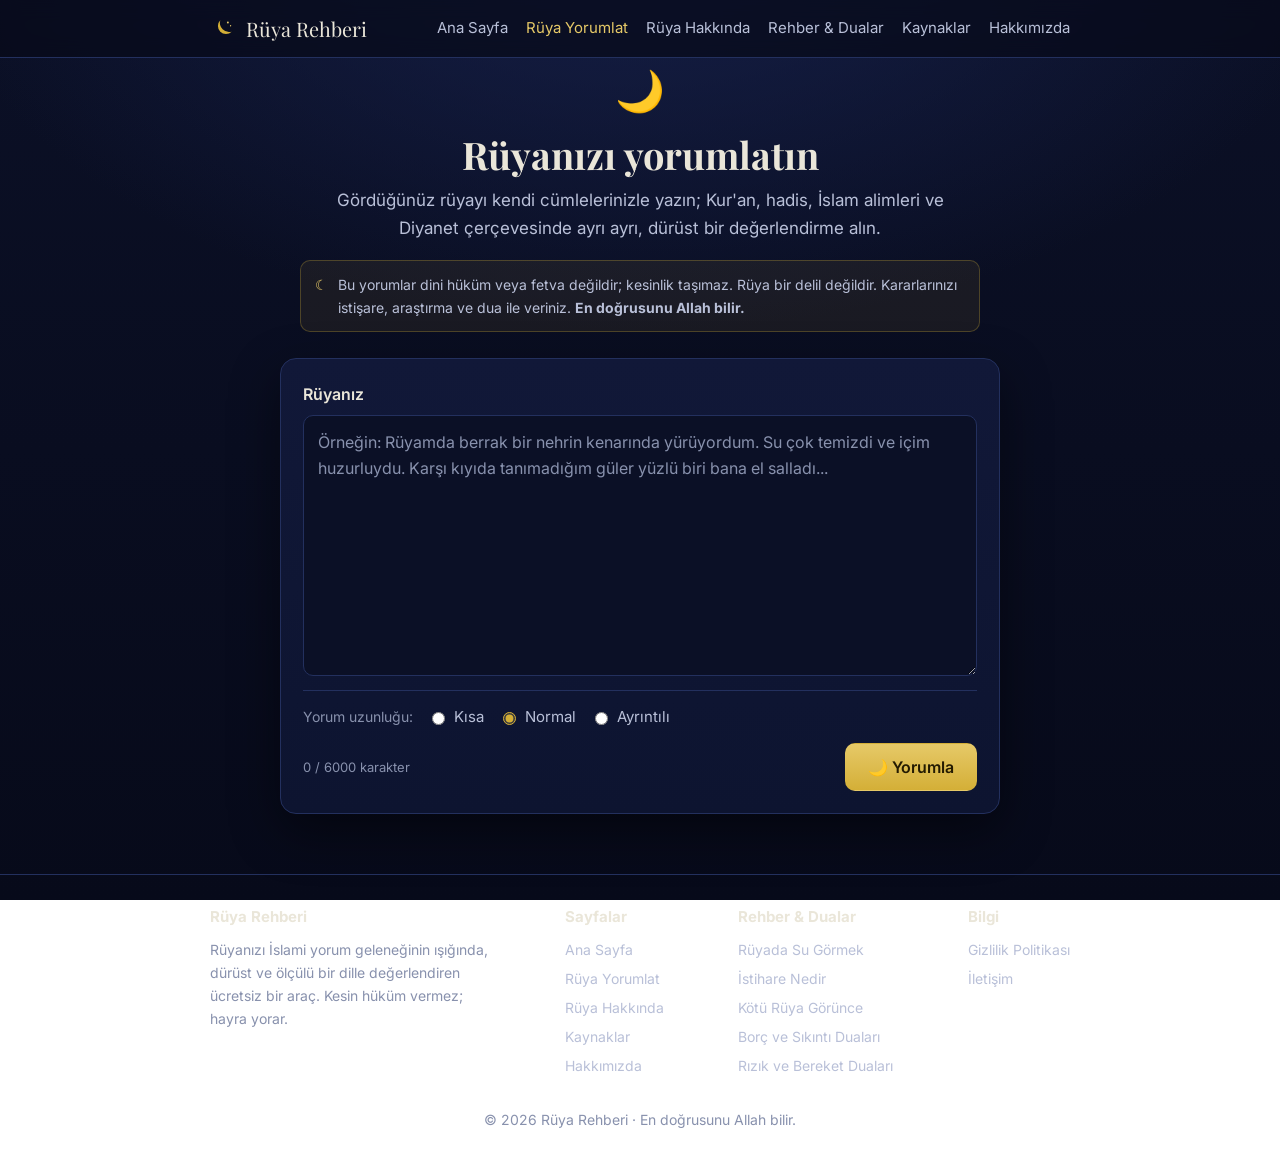
<file: public/yorumla.html>
<!DOCTYPE html>
<html lang="tr">
<head>
<meta charset="UTF-8" />
<meta name="viewport" content="width=device-width, initial-scale=1" />
<title>Rüya Yorumlat — İslami Rüya Yorumu | Rüya Rehberi</title>
<meta name="description" content="Rüyanızı yazın; Kur'an, hadis, İslam alimleri ve Diyanet çerçevesinde ayrı ayrı, dürüst ve kaynaklı bir değerlendirme alın. Ücretsiz, kesin hüküm vermez." />
<meta name="theme-color" content="#070a1a" />
<link rel="canonical" href="https://islamiruyarehberi.com/yorumla.html" />
<meta property="og:type" content="website" />
<meta property="og:locale" content="tr_TR" />
<meta property="og:site_name" content="Rüya Rehberi" />
<meta property="og:title" content="Rüya Yorumlat — İslami Rüya Yorumu" />
<meta property="og:description" content="Rüyanızı Kur'an, hadis, İslam alimleri ve Diyanet çerçevesinde ayrı ayrı değerlendiren ücretsiz araç." />
<meta property="og:url" content="https://islamiruyarehberi.com/yorumla.html" />
<meta property="og:image" content="https://islamiruyarehberi.com/og-image.png" />
<meta name="twitter:card" content="summary_large_image" />
<meta name="twitter:title" content="Rüya Yorumlat — İslami Rüya Yorumu" />
<meta name="twitter:description" content="Kur'an, hadis, alimler ve Diyanet çerçevesinde dürüst rüya yorumu." />
<meta name="twitter:image" content="https://islamiruyarehberi.com/og-image.png" />
<link rel="icon" href="/favicon.svg" type="image/svg+xml" />
<link rel="icon" href="/favicon.ico" sizes="any" />
<link rel="apple-touch-icon" href="/apple-touch-icon.png" />
<link rel="manifest" href="/site.webmanifest" />
<link rel="preconnect" href="https://fonts.googleapis.com" />
<link rel="preconnect" href="https://fonts.gstatic.com" crossorigin />
<link href="https://fonts.googleapis.com/css2?family=Playfair+Display:wght@500;600;700&family=Inter:wght@400;500;600&display=swap" rel="stylesheet" />
<link rel="stylesheet" href="style.css" />
<!-- Turnstile bot korumasi: site key koda gomulu, secret key Cloudflare ortam degiskeninde -->
<script src="https://challenges.cloudflare.com/turnstile/v0/api.js" async defer></script>
</head>
<body>

<a href="#ana-icerik" class="skip-link">İçeriğe atla</a>

<main id="ana-icerik" class="container">
  <div style="text-align:center;margin-bottom:8px;font-size:40px;" aria-hidden="true">🌙</div>
  <h1 class="page-title" style="text-align:center;">Rüyanızı yorumlatın</h1>
  <p class="lead" style="text-align:center;max-width:660px;margin:0 auto 8px;">
    Gördüğünüz rüyayı kendi cümlelerinizle yazın; Kur'an, hadis, İslam alimleri ve
    Diyanet çerçevesinde ayrı ayrı, dürüst bir değerlendirme alın.
  </p>

  <div class="disclaimer" style="max-width:680px;margin:18px auto 26px;">
    <span class="i" aria-hidden="true">☾</span>
    <span>
      Bu yorumlar dini hüküm veya fetva değildir; kesinlik taşımaz. Rüya bir
      delil değildir. Kararlarınızı istişare, araştırma ve dua ile veriniz.
      <strong>En doğrusunu Allah bilir.</strong>
    </span>
  </div>

  <div class="card" style="max-width:720px;margin:0 auto;">
    <label for="ruya" style="display:block;font-weight:600;margin-bottom:8px;">Rüyanız</label>
    <textarea id="ruya" rows="9" maxlength="6000"
      aria-describedby="sayac"
      placeholder="Örneğin: Rüyamda berrak bir nehrin kenarında yürüyordum. Su çok temizdi ve içim huzurluydu. Karşı kıyıda tanımadığım güler yüzlü biri bana el salladı..."></textarea>

    <div class="detay-secim" role="radiogroup" aria-label="Yorum uzunluğu">
      <span class="detay-etiket">Yorum uzunluğu:</span>
      <label><input type="radio" name="detay" value="kisa" /> Kısa</label>
      <label><input type="radio" name="detay" value="normal" checked /> Normal</label>
      <label><input type="radio" name="detay" value="ayrintili" /> Ayrıntılı</label>
    </div>

    <!-- Turnstile widget (site key varsa gorunur) -->
    <div class="cf-turnstile" data-sitekey="0x4AAAAAAD-i7WH5_UuwwBMz" data-theme="dark" data-size="flexible" style="margin-top:14px;"></div>

    <div style="display:flex;justify-content:space-between;align-items:center;flex-wrap:wrap;gap:12px;margin-top:14px;">
      <span id="sayac" style="color:var(--ink-dim);font-size:13px;">0 / 6000 karakter</span>
      <button id="gonder" class="btn btn-gold" aria-label="Rüyayı yorumla">🌙 Yorumla</button>
    </div>

    <div id="hata" role="alert" style="display:none;margin-top:14px;color:var(--danger);background:rgba(224,121,107,.1);border:1px solid rgba(224,121,107,.3);border-radius:10px;padding:12px 14px;font-size:15px;"></div>
  </div>

  <!-- Yükleniyor (adımlı) -->
  <div id="yukleniyor" style="display:none;text-align:center;margin:36px auto;max-width:720px;">
    <div class="spinner" aria-hidden="true"></div>
    <p id="yuklenimMetin" aria-live="polite" style="color:var(--ink-soft);margin-top:14px;">Rüyanız okunuyor…</p>
  </div>

  <!-- Sonuç -->
  <div id="sonuc" style="display:none;max-width:820px;margin:34px auto;">
    <div style="display:flex;align-items:center;gap:10px;margin-bottom:14px;">
      <span style="font-size:24px;" aria-hidden="true">🌙</span>
      <h2 style="font-family:var(--font-serif);color:var(--gold-soft);margin:0;font-size:24px;">Rüya Yorumunuz</h2>
    </div>

    <div id="kartlar"></div>
    <div id="kaynaklar" style="margin-top:8px;"></div>

    <div style="display:flex;gap:12px;flex-wrap:wrap;margin-top:22px;">
      <button id="tekrar" class="btn btn-ghost">Yeni Rüya Yaz</button>
      <button id="yeniden" class="btn btn-ghost">Yorumu Yeniden Oluştur</button>
      <button id="kopyala" class="btn btn-ghost">Yorumu Kopyala</button>
    </div>

    <div class="disclaimer" style="margin-top:18px;">
      <span class="i" aria-hidden="true">☾</span>
      <span>
        Unutmayın: Bu değerlendirme kesin bir hüküm değildir. Aynı rüya kişiye,
        zamana ve duruma göre farklı anlamlar taşıyabilir.
        <strong>En doğrusunu Allah bilir.</strong>
      </span>
    </div>
  </div>
</main>

<script src="site.js"></script>
<script src="yorumla.js"></script>
</body>
</html>
</file>
<file: public/style.css>
/* ==========================================================================
   Rüya Rehberi — ortak stil
   Palet: derin gece laciverti + altın vurgu
   ========================================================================== */

:root {
  --bg: #070a1a;
  --bg-2: #0b1026;
  --panel: #111838;
  --panel-2: #0d1430;
  --line: #23305e;
  --ink: #eae6d9;
  --ink-soft: #b9c0d8;
  --ink-dim: #8891ad;
  --gold: #d4af37;
  --gold-soft: #e6c968;
  --accent: #6b7bd6;
  --danger: #e0796b;
  --ok: #7bc48a;
  --radius: 16px;
  --radius-sm: 10px;
  --maxw: 900px;
  --shadow: 0 18px 50px rgba(0, 0, 0, 0.45);
  --font-serif: "Playfair Display", "Georgia", "Times New Roman", serif;
  --font-body: "Inter", -apple-system, BlinkMacSystemFont, "Segoe UI", Roboto, sans-serif;
}

* { box-sizing: border-box; }

html { scroll-behavior: smooth; }

body {
  margin: 0;
  font-family: var(--font-body);
  color: var(--ink);
  background:
    radial-gradient(1200px 700px at 50% -10%, #16204a 0%, rgba(11, 16, 38, 0) 60%),
    linear-gradient(180deg, var(--bg-2) 0%, var(--bg) 100%);
  background-attachment: fixed;
  line-height: 1.65;
  min-height: 100vh;
  -webkit-font-smoothing: antialiased;
}

a { color: var(--gold-soft); text-decoration: none; }
a:hover { text-decoration: underline; }

.container { max-width: var(--maxw); margin: 0 auto; padding: 0 20px; }

/* ---- Üst menü ---- */
.site-header {
  position: sticky; top: 0; z-index: 40;
  backdrop-filter: blur(10px);
  background: rgba(7, 10, 26, 0.72);
  border-bottom: 1px solid var(--line);
}
.nav {
  display: flex; align-items: center; justify-content: space-between;
  gap: 16px; padding: 12px 20px; max-width: var(--maxw); margin: 0 auto;
}
.brand { display: flex; align-items: center; gap: 10px; font-family: var(--font-serif); font-size: 20px; color: var(--ink); white-space: nowrap; flex: none; }
.brand:hover { text-decoration: none; }
.brand .moon { width: 26px; height: 26px; flex: none; }
.nav-links { display: flex; gap: 18px; align-items: center; flex-wrap: wrap; }
.nav-links a { color: var(--ink-soft); font-size: 15px; }
.nav-links a:hover { color: var(--gold-soft); text-decoration: none; }
.nav-toggle { display: none; background: none; border: 1px solid var(--line); color: var(--ink); border-radius: 8px; padding: 6px 10px; font-size: 18px; cursor: pointer; }

/* ---- Genel bölümler ---- */
main { padding: 40px 0 20px; }
.page-title { font-family: var(--font-serif); font-size: clamp(26px, 5vw, 38px); margin: 0 0 8px; color: var(--ink); line-height: 1.2; }
.lead { color: var(--ink-soft); font-size: 17px; margin: 0 0 24px; }
.section { margin: 40px 0; }
.section h2 { font-family: var(--font-serif); font-size: 24px; color: var(--gold-soft); margin: 0 0 12px; }
.section h3 { font-size: 18px; color: var(--ink); margin: 22px 0 6px; }
.prose p { color: var(--ink-soft); margin: 0 0 14px; }
.prose ul { color: var(--ink-soft); padding-left: 20px; }
.prose li { margin: 6px 0; }

/* ---- Kart ---- */
.card {
  background: linear-gradient(180deg, var(--panel) 0%, var(--panel-2) 100%);
  border: 1px solid var(--line);
  border-radius: var(--radius);
  padding: 22px;
  box-shadow: var(--shadow);
}

/* ---- Butonlar ---- */
.btn {
  display: inline-flex; align-items: center; justify-content: center; gap: 8px;
  font-family: var(--font-body); font-size: 16px; font-weight: 600;
  padding: 13px 22px; border-radius: var(--radius-sm); cursor: pointer;
  border: 1px solid transparent; transition: transform .05s ease, filter .15s ease;
}
.btn:hover { text-decoration: none; }
.btn:active { transform: translateY(1px); }
.btn-gold { background: linear-gradient(180deg, var(--gold-soft), var(--gold)); color: #241b02 !important; }
.btn-gold:visited, a.btn-gold { color: #241b02 !important; }
.btn-gold:hover { filter: brightness(1.06); }
.btn-ghost { background: transparent; color: var(--ink); border-color: var(--line); }
.btn-ghost:hover { border-color: var(--gold); color: var(--gold-soft); }
.btn:disabled { opacity: .5; cursor: not-allowed; }

/* ---- Uyarı şeridi ---- */
.disclaimer {
  display: flex; gap: 10px; align-items: flex-start;
  background: rgba(212, 175, 55, 0.08);
  border: 1px solid rgba(212, 175, 55, 0.28);
  border-radius: var(--radius-sm); padding: 12px 14px; color: var(--ink-soft);
  font-size: 14px; margin: 18px 0;
}
.disclaimer .i { color: var(--gold-soft); flex: none; }

/* ---- Alt bilgi ---- */
.site-footer {
  border-top: 1px solid var(--line); margin-top: 60px; padding: 30px 0;
  color: var(--ink-dim); font-size: 14px;
}
.footer-grid { display: flex; flex-wrap: wrap; gap: 30px; justify-content: space-between; }
.footer-grid a { color: var(--ink-soft); display: block; margin: 6px 0; font-size: 14px; }
.footer-grid a:hover { color: var(--gold-soft); text-decoration: none; }
.footer-col h4 { color: var(--ink); font-size: 15px; margin: 0 0 8px; }
.footer-bottom { margin-top: 24px; text-align: center; color: var(--ink-dim); }

/* ---- Yıldız alanı (hero) ---- */
.stars { position: absolute; inset: 0; overflow: hidden; pointer-events: none; z-index: 0; }
.star { position: absolute; background: #fff; border-radius: 50%; opacity: .5; animation: tw 4s infinite ease-in-out; }
@keyframes tw { 0%, 100% { opacity: .2; } 50% { opacity: .9; } }

/* ---- Erişilebilirlik ---- */
:focus-visible { outline: 2px solid var(--gold-soft); outline-offset: 2px; }
@media (prefers-reduced-motion: reduce) {
  * { animation: none !important; scroll-behavior: auto !important; }
}

/* ---- Mobil ---- */
@media (max-width: 720px) {
  .nav-links { display: none; position: absolute; top: 100%; left: 0; right: 0;
    flex-direction: column; align-items: flex-start; gap: 0;
    background: var(--bg-2); border-bottom: 1px solid var(--line); padding: 8px 20px 16px; }
  .nav-links.open { display: flex; }
  .nav-links a { padding: 10px 0; width: 100%; border-bottom: 1px solid var(--line); }
  .nav-toggle { display: inline-block; }
  .footer-grid { gap: 20px; }
}

/* ==========================================================================
   1. Tur geliştirmeleri: kartlı sonuç, detay seçici, erişilebilirlik
   ========================================================================== */

/* Skip link (erişilebilirlik) */
.skip-link {
  position: absolute; left: -999px; top: 0; z-index: 100;
  background: var(--gold); color: #241b02; padding: 10px 16px;
  border-radius: 0 0 8px 0; font-weight: 600;
}
.skip-link:focus { left: 0; text-decoration: none; }

/* Detay seçici */
.detay-secim {
  display: flex; align-items: center; flex-wrap: wrap; gap: 14px;
  margin-top: 14px; padding-top: 14px; border-top: 1px solid var(--line);
}
.detay-etiket { color: var(--ink-dim); font-size: 14px; }
.detay-secim label {
  display: inline-flex; align-items: center; gap: 6px;
  color: var(--ink-soft); font-size: 15px; cursor: pointer;
}
.detay-secim input { accent-color: var(--gold); cursor: pointer; }

/* Yorum kartları */
.yorum-kart {
  background: linear-gradient(180deg, var(--panel) 0%, var(--panel-2) 100%);
  border: 1px solid var(--line); border-radius: var(--radius);
  padding: 20px 22px; margin-bottom: 16px;
  box-shadow: var(--shadow);
  transition: border-color .18s ease, transform .18s ease;
}
.yorum-kart:hover { border-color: rgba(212,175,55,.4); transform: translateY(-2px); }
.yorum-kart-bas { display: flex; align-items: center; gap: 10px; margin-bottom: 10px; }
.yorum-kart-bas h3 {
  font-family: var(--font-serif); color: var(--gold-soft);
  font-size: 19px; margin: 0;
}
.yorum-ikon {
  flex: none; width: 30px; height: 30px; display: inline-flex;
  align-items: center; justify-content: center;
  color: var(--gold); background: rgba(212,175,55,.1);
  border: 1px solid rgba(212,175,55,.25); border-radius: 8px;
}
.yorum-ikon svg { width: 18px; height: 18px; }
.yorum-kart-icerik p { color: var(--ink-soft); margin: 0 0 10px; }
.yorum-kart-icerik p:last-child { margin-bottom: 0; }
.yorum-kart-icerik ul { color: var(--ink-soft); padding-left: 20px; margin: 8px 0; }
.yorum-kart-icerik li { margin: 5px 0; }
.yorum-kart-icerik strong { color: var(--ink); }

/* Kaynaklar (açılır) */
.kaynak-detay {
  background: var(--panel-2); border: 1px solid var(--line);
  border-radius: var(--radius-sm); padding: 4px 16px; margin-top: 8px;
}
.kaynak-detay summary {
  cursor: pointer; padding: 12px 0; color: var(--gold-soft);
  font-family: var(--font-serif); font-size: 16px; list-style: none;
}
.kaynak-detay summary::-webkit-details-marker { display: none; }
.kaynak-detay summary::before { content: "▸ "; color: var(--gold); }
.kaynak-detay[open] summary::before { content: "▾ "; }
.kaynak-liste { margin: 0 0 10px; padding-left: 18px; color: var(--ink-dim); font-size: 14px; }
.kaynak-liste li { margin: 5px 0; }
.kaynak-liste .k-baslik { color: var(--ink-soft); }
.kaynak-liste .k-ref { font-style: italic; }
.kaynak-not { color: var(--ink-dim); font-size: 13px; margin: 8px 0 12px; }

/* Kopyala butonu başarı durumu */
.btn.ok { border-color: var(--ok); color: var(--ok); }

/* Textarea otomatik büyüme için */
/* Rüya yazım alanı: tam genişlik, rahat yükseklik (eski sürümdeki gibi) */
#ruya {
  width: 100%;
  display: block;
  min-height: 200px;
  padding: 14px;
  border-radius: 10px;
  border: 1px solid var(--line);
  background: var(--bg-2);
  color: var(--ink);
  font-family: var(--font-body);
  font-size: 16px;
  line-height: 1.6;
  resize: vertical;
  overflow-y: auto;
}
#ruya::placeholder { color: var(--ink-dim); }

/* Dua metni kutusu (Arapça okunuş + meal + kaynak) */
.dua-kutu {
  background: linear-gradient(180deg, rgba(212,175,55,.06), rgba(212,175,55,.02));
  border: 1px solid rgba(212,175,55,.3);
  border-radius: var(--radius); padding: 20px 22px; margin: 18px 0;
}
.dua-kutu .dua-baslik { color: var(--gold-soft); font-family: var(--font-serif); font-size: 17px; margin: 0 0 12px; }
.dua-kutu .dua-okunus {
  color: var(--ink); font-size: 16px; line-height: 1.8; font-style: italic;
  padding: 12px 14px; background: rgba(255,255,255,.03);
  border-left: 3px solid var(--gold); border-radius: 6px; margin: 0 0 12px;
}
.dua-kutu .dua-anlam { color: var(--ink-soft); margin: 0 0 10px; }
.dua-kutu .dua-anlam strong { color: var(--ink); }
.dua-kutu .dua-kaynak {
  color: var(--ink-dim); font-size: 13px; margin: 8px 0 0;
  padding-top: 10px; border-top: 1px solid var(--line);
}
</file>
